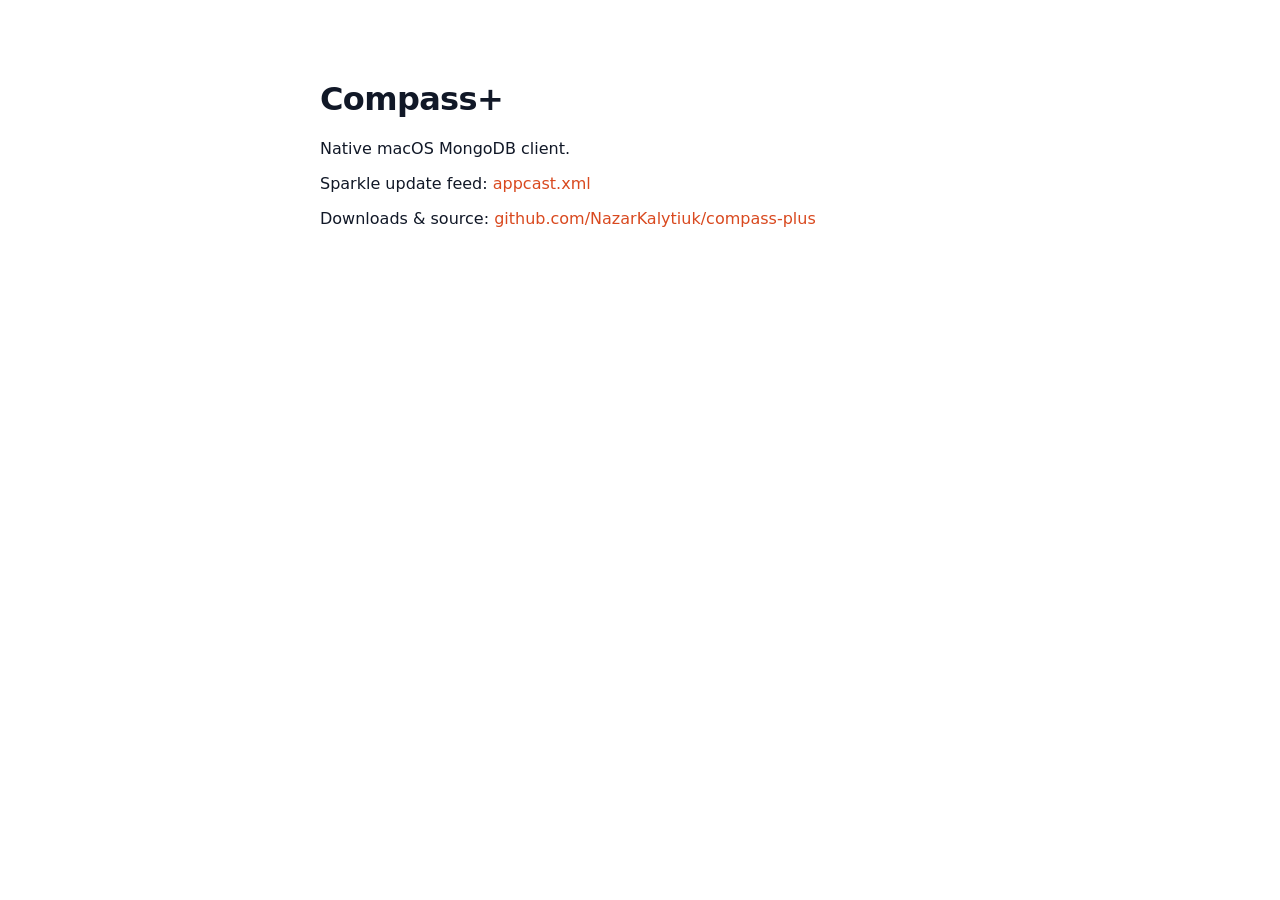
<file: index.html>
<!DOCTYPE html>
<html lang="en">
<head>
    <meta charset="UTF-8">
    <title>Compass+ — updates feed</title>
    <style>
        body { font-family: -apple-system, system-ui, sans-serif; max-width: 640px; margin: 80px auto; padding: 0 24px; color: #111827; }
        h1 { font-weight: 600; letter-spacing: -0.02em; }
        code { background: #F4F1EC; padding: 2px 6px; border-radius: 4px; font-size: 0.9em; }
        a { color: #D9491F; text-decoration: none; }
        a:hover { text-decoration: underline; }
    </style>
</head>
<body>
    <h1>Compass+</h1>
    <p>Native macOS MongoDB client.</p>
    <p>Sparkle update feed: <a href="appcast.xml">appcast.xml</a></p>
    <p>Downloads & source: <a href="https://github.com/NazarKalytiuk/compass-plus">github.com/NazarKalytiuk/compass-plus</a></p>
</body>
</html>
</file>
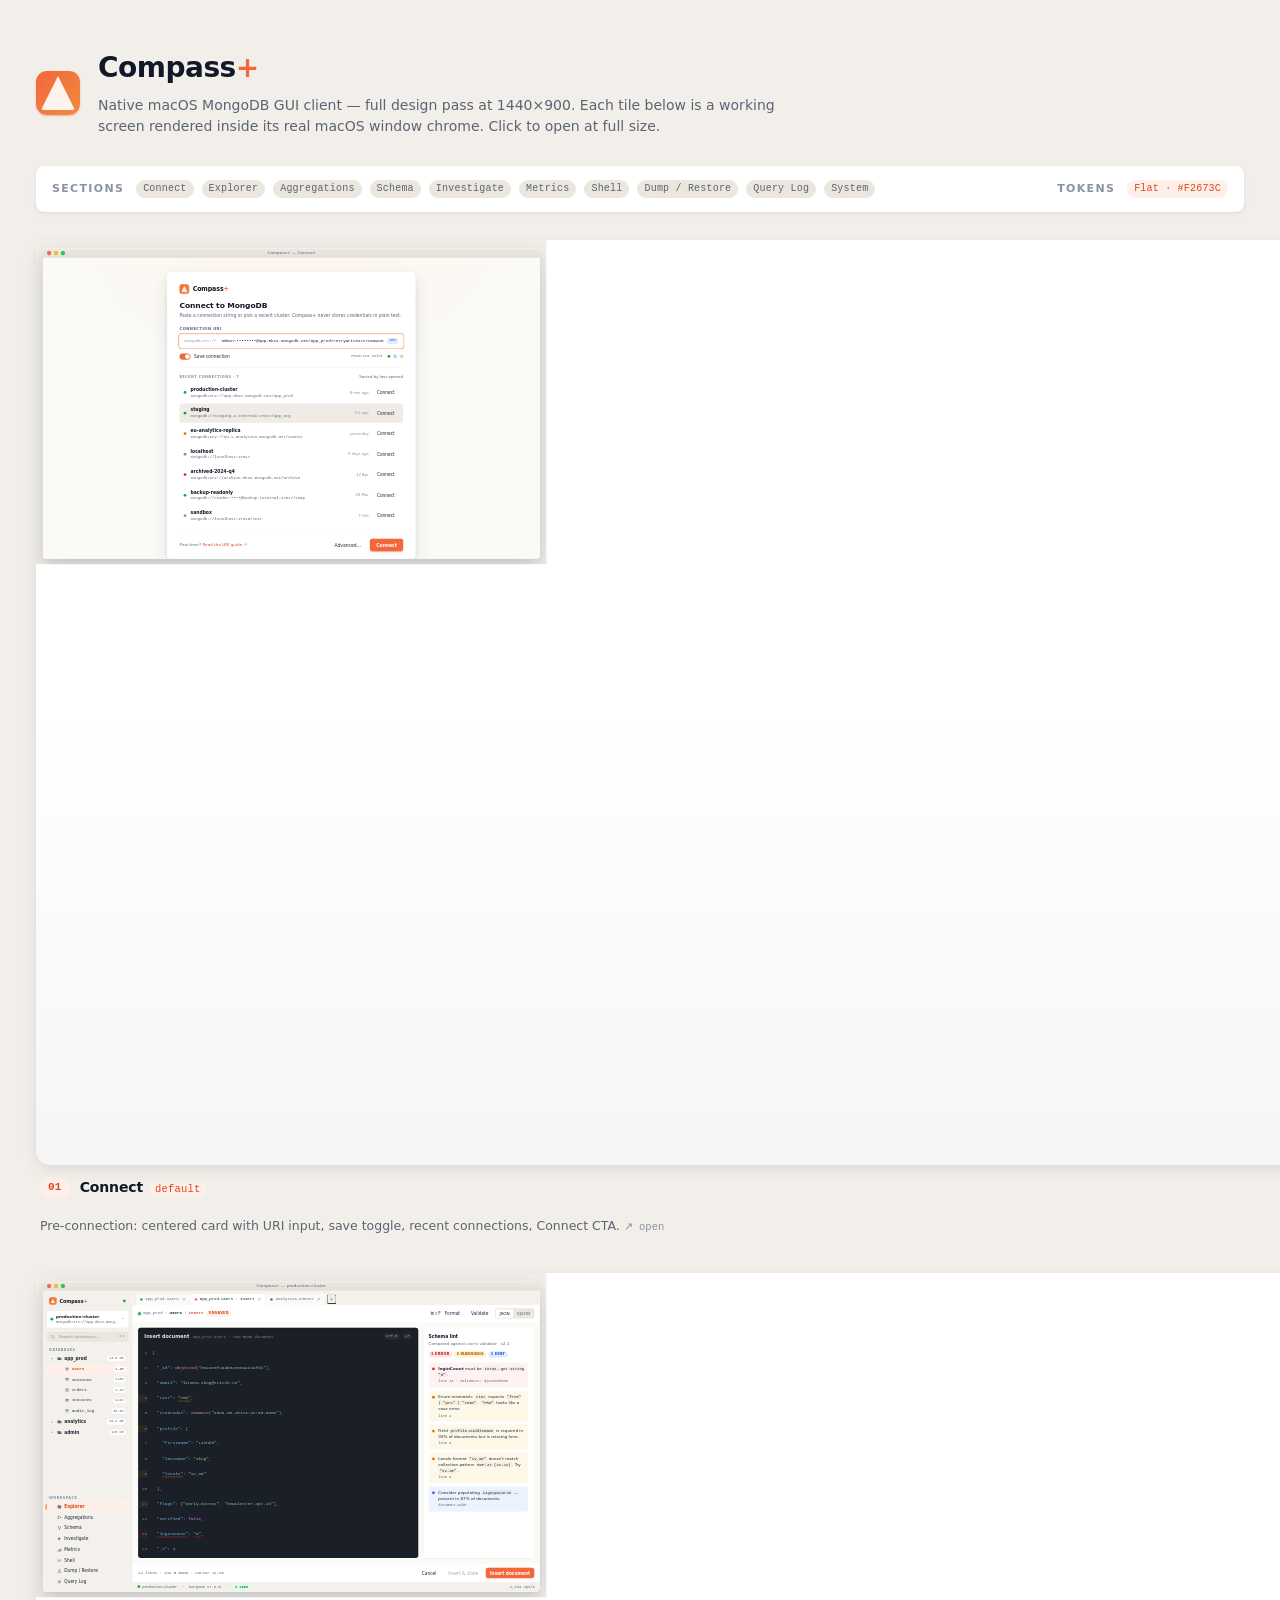
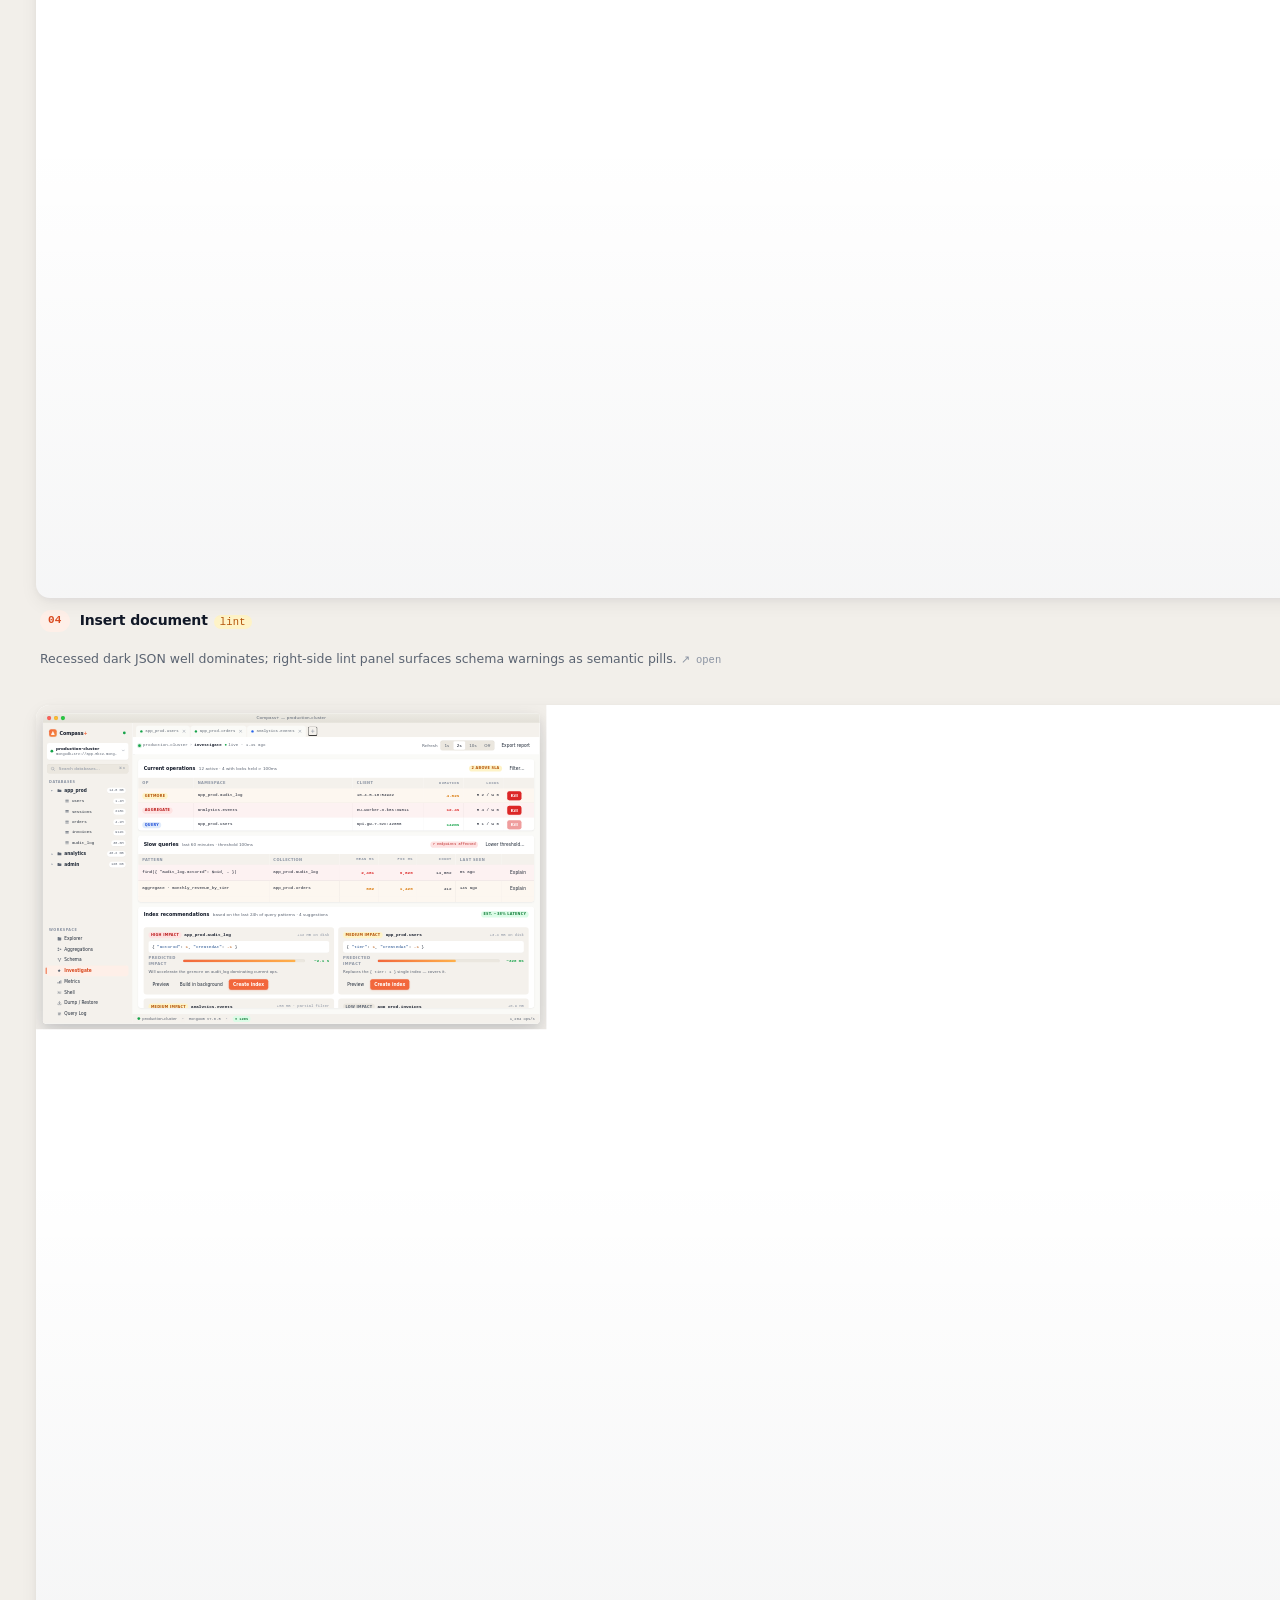
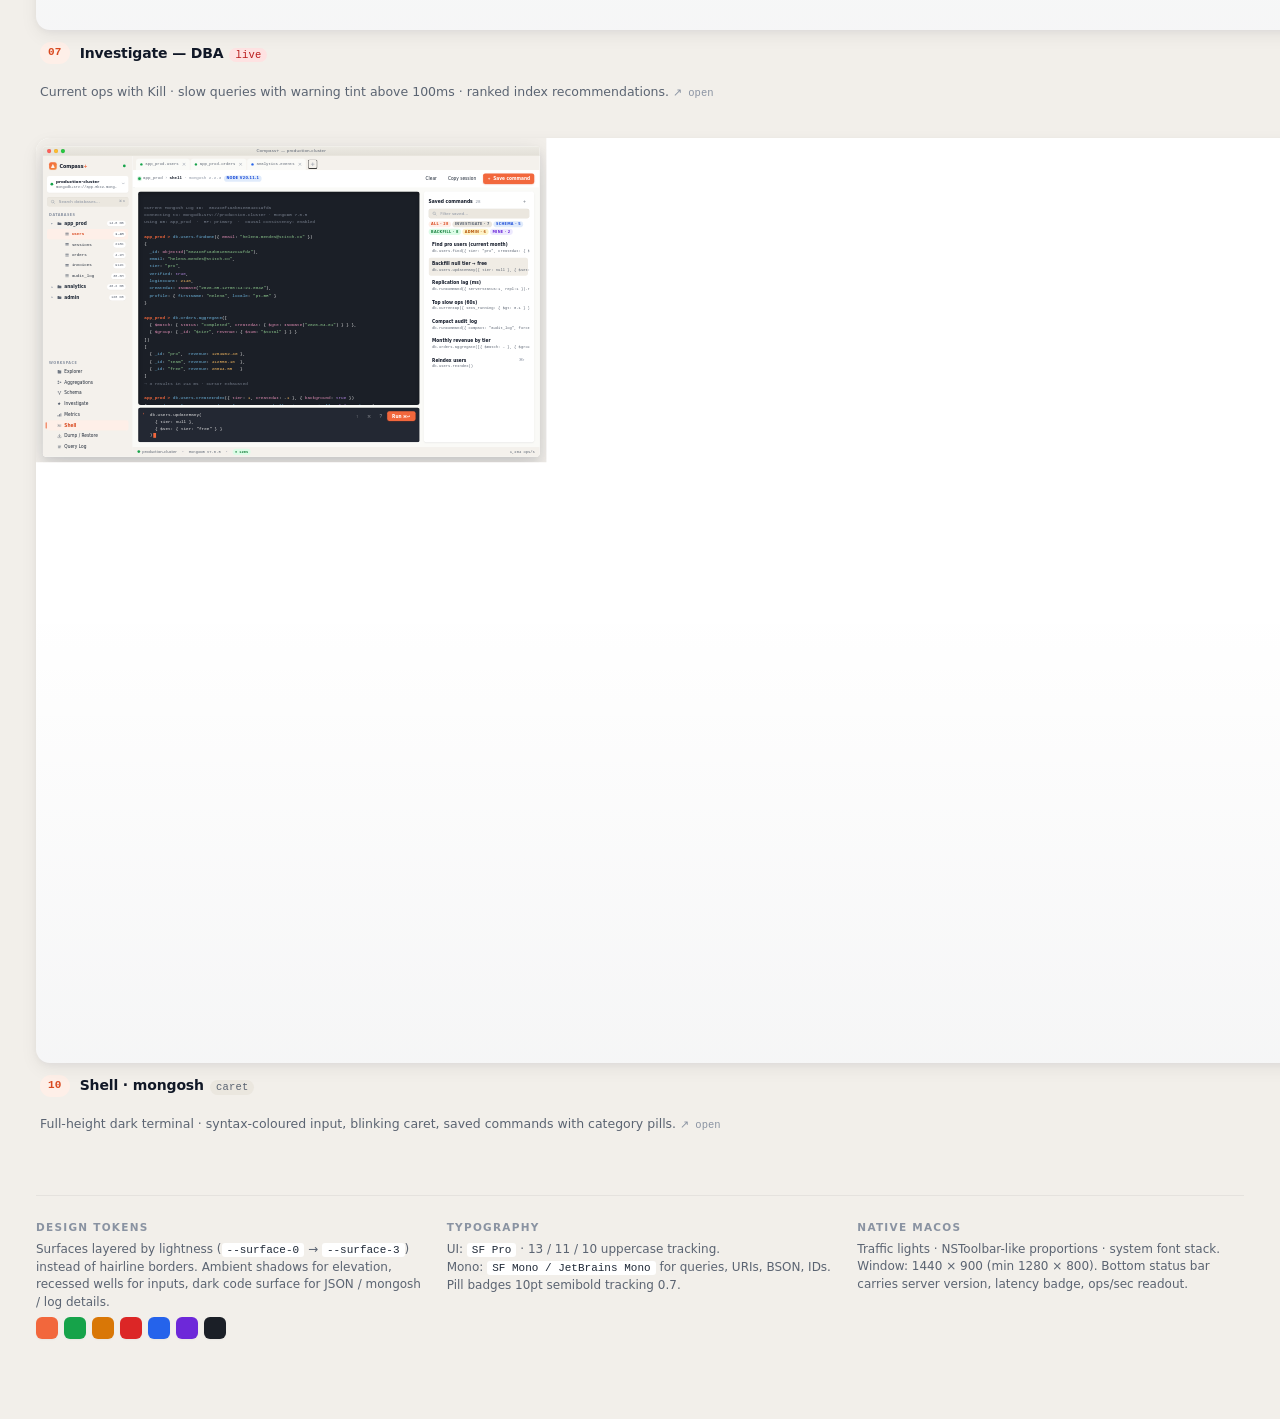
<file: ai_design/Прототип-·-5_15_2026/index.html>
<!doctype html>
<html lang="en">
<head>
<meta charset="utf-8">
<title>Compass+ — Screen Gallery</title>
<link rel="stylesheet" href="assets/styles.css">
<style>
  body {
    background:
      radial-gradient(1400px 700px at 50% -10%, #FFEEE3 0%, transparent 60%),
      var(--canvas);
    min-height: 100vh;
  }
  .gallery {
    max-width: 1600px;
    margin: 0 auto;
    padding: 48px 36px 80px;
  }
  .gallery-header {
    display: grid;
    grid-template-columns: auto 1fr;
    gap: 18px;
    align-items: center;
    margin-bottom: 28px;
  }
  .gallery-header .brand-mark { width: 44px; height: 44px; border-radius: 11px; }
  .gallery-header .brand-word {
    font-family: var(--font-display);
    font-size: 28px;
    font-weight: 600;
    letter-spacing: -0.018em;
  }
  .gallery-header .brand-word .brand-plus { color: var(--primary); }
  .gallery-header .lede {
    color: var(--muted);
    font-size: 14px;
    line-height: 1.55;
    max-width: 720px;
    margin: 6px 0 0;
  }
  .gallery-toc {
    display: flex; flex-wrap: wrap; gap: 8px;
    margin-bottom: 28px;
    padding: 14px 16px;
    background: var(--surface-1);
    border-radius: var(--r-lg);
    box-shadow: var(--shadow-sm);
    align-items: center;
  }
  .gallery-toc .pill { cursor: default; }
  .gallery-toc .h {
    font-size: 11px;
    text-transform: uppercase;
    letter-spacing: 0.12em;
    color: var(--muted-2);
    font-weight: 600;
    margin-right: 4px;
  }
  .gallery-toc .pill.active-tier { background: var(--primary); color: #fff; }
  .grid {
    display: grid;
    grid-template-columns: repeat(3, 1fr);
    gap: 24px 22px;
  }
  .tile {
    display: flex; flex-direction: column;
    background: transparent;
    text-decoration: none;
    color: inherit;
    cursor: default;
  }
  .tile-thumb {
    position: relative;
    width: 100%;
    aspect-ratio: 1440 / 900;
    overflow: hidden;
    border-radius: 14px;
    box-shadow: var(--shadow-md);
    background: var(--surface-1);
    transition: transform 0.18s ease, box-shadow 0.18s ease;
  }
  .tile:hover .tile-thumb {
    transform: translateY(-2px);
    box-shadow: var(--shadow-lg);
  }
  .tile-thumb iframe {
    border: 0;
    width: 1480px;
    height: 940px;
    transform: scale(0.345);
    transform-origin: 0 0;
    pointer-events: none;
    user-select: none;
  }
  .tile-overlay {
    position: absolute;
    inset: 0;
    background: linear-gradient(180deg, rgba(17,24,39,0) 50%, rgba(17,24,39,0.04) 100%);
    pointer-events: none;
  }
  .tile-meta {
    display: grid;
    grid-template-columns: auto 1fr auto;
    gap: 10px;
    align-items: center;
    padding: 12px 4px 0;
  }
  .tile-num {
    font-family: var(--font-mono);
    font-size: 11px;
    font-weight: 600;
    color: var(--primary-700);
    background: var(--primary-50);
    padding: 3px 8px;
    border-radius: 999px;
    letter-spacing: 0.02em;
  }
  .tile-title {
    font-family: var(--font-display);
    font-size: 14px;
    font-weight: 600;
    letter-spacing: -0.01em;
    margin: 0;
    line-height: 1.2;
  }
  .tile-section {
    font-family: var(--font-mono);
    font-size: 10.5px;
    color: var(--muted-2);
    text-transform: uppercase;
    letter-spacing: 0.1em;
    font-weight: 600;
  }
  .tile-caption {
    color: var(--muted);
    font-size: 12.5px;
    line-height: 1.5;
    padding: 6px 4px 0;
  }
  .tile-state {
    display: inline-block;
    margin-left: 6px;
    font-size: 10.5px;
    background: var(--surface-3);
    color: var(--muted);
    padding: 1px 6px;
    border-radius: 999px;
    font-family: var(--font-mono);
    text-transform: none;
    letter-spacing: 0.02em;
    font-weight: 500;
  }
  .tile-state.is-warning { background: #FEF3C7; color: #B45309; }
  .tile-state.is-danger  { background: #FEE2E2; color: #B91C1C; }
  .tile-state.is-success { background: #DCFCE7; color: #15803D; }
  .tile-state.is-accent  { background: var(--primary-50); color: var(--primary-700); }

  .open-link {
    font-family: var(--font-mono);
    font-size: 10.5px;
    color: var(--muted-2);
  }
  .tile:hover .open-link { color: var(--primary-700); }

  .gallery-footer {
    margin-top: 48px;
    padding-top: 24px;
    border-top: 1px solid var(--hairline);
    display: grid;
    grid-template-columns: 1fr 1fr 1fr;
    gap: 24px;
    color: var(--muted);
    font-size: 12px;
  }
  .gallery-footer .h {
    font-size: 10.5px;
    text-transform: uppercase;
    letter-spacing: 0.12em;
    font-weight: 600;
    color: var(--muted-2);
    margin-bottom: 6px;
  }
  .gallery-footer code {
    font-family: var(--font-mono);
    background: var(--surface-1);
    padding: 1px 5px;
    border-radius: 3px;
    color: var(--fg-soft);
    font-size: 11px;
  }
  .swatches {
    display: flex; gap: 6px; margin-top: 6px;
  }
  .swatch {
    width: 22px; height: 22px;
    border-radius: 6px;
    box-shadow: var(--shadow-xs);
  }
</style>
</head>
<body>
  <main class="gallery">
    <header class="gallery-header">
      <span class="brand-mark"></span>
      <div>
        <div class="brand-word">Compass<span class="brand-plus">+</span></div>
        <p class="lede">
          Native macOS MongoDB GUI client — full design pass at 1440×900. Each tile below is a working screen
          rendered inside its real macOS window chrome. Click to open at full size.
        </p>
      </div>
    </header>

    <nav class="gallery-toc">
      <span class="h">Sections</span>
      <span class="pill is-mono">Connect</span>
      <span class="pill is-mono">Explorer</span>
      <span class="pill is-mono">Aggregations</span>
      <span class="pill is-mono">Schema</span>
      <span class="pill is-mono">Investigate</span>
      <span class="pill is-mono">Metrics</span>
      <span class="pill is-mono">Shell</span>
      <span class="pill is-mono">Dump / Restore</span>
      <span class="pill is-mono">Query Log</span>
      <span class="pill is-mono">System</span>
      <span class="spacer" style="flex:1;"></span>
      <span class="h">Tokens</span>
      <span class="pill is-mono is-accent">Flat · #F2673C</span>
    </nav>

    <div class="grid" id="grid"></div>

    <footer class="gallery-footer">
      <div>
        <div class="h">Design tokens</div>
        Surfaces layered by lightness (<code>--surface-0</code> → <code>--surface-3</code>) instead of hairline borders.
        Ambient shadows for elevation, recessed wells for inputs, dark code surface for JSON / mongosh / log details.
        <div class="swatches">
          <span class="swatch" style="background:var(--primary);"></span>
          <span class="swatch" style="background:var(--success);"></span>
          <span class="swatch" style="background:var(--warning);"></span>
          <span class="swatch" style="background:var(--danger);"></span>
          <span class="swatch" style="background:var(--info);"></span>
          <span class="swatch" style="background:#6D28D9;"></span>
          <span class="swatch" style="background:#1B1F27;"></span>
        </div>
      </div>
      <div>
        <div class="h">Typography</div>
        UI: <code>SF Pro</code> · 13 / 11 / 10 uppercase tracking.<br>
        Mono: <code>SF Mono / JetBrains Mono</code> for queries, URIs, BSON, IDs.<br>
        Pill badges 10pt semibold tracking 0.7.
      </div>
      <div>
        <div class="h">Native macOS</div>
        Traffic lights · NSToolbar-like proportions · system font stack.<br>
        Window: 1440 × 900 (min 1280 × 800). Bottom status bar carries server version, latency badge, ops/sec readout.
      </div>
    </footer>
  </main>

<script>
const screens = [
  { n: '01', file: 'screens/01-connect.html',         title: 'Connect',                section: 'Connect',           state: 'default',    stateKind: 'accent',
    caption: 'Pre-connection: centered card with URI input, save toggle, recent connections, Connect CTA.' },
  { n: '02', file: 'screens/02-connect-error.html',   title: 'Connect — error',        section: 'Connect',           state: 'error',      stateKind: 'danger',
    caption: 'Auth failed: danger pill on the URI, error line with cause, diagnostic chips, Retry as primary.' },
  { n: '03', file: 'screens/03-explorer.html',        title: 'Explorer — documents',   section: 'Explorer',          state: 'hover · loading', stateKind: '',
    caption: 'BSON cards under a single recessed filter / sort / projection well. Hover lift and loading pulse on display.' },
  { n: '04', file: 'screens/04-document-editor.html', title: 'Insert document',        section: 'Explorer',          state: 'lint',       stateKind: 'warning',
    caption: 'Recessed dark JSON well dominates; right-side lint panel surfaces schema warnings as semantic pills.' },
  { n: '05', file: 'screens/05-aggregation.html',     title: 'Aggregation pipeline',   section: 'Aggregations',      state: 'draft',      stateKind: 'accent',
    caption: 'Stacked stage cards with mini code editors and live preview · drag, collapse, delete · "+ Add stage" popover.' },
  { n: '06', file: 'screens/06-schema.html',          title: 'Schema analyzer',        section: 'Schema',            state: 'active row', stateKind: 'success',
    caption: 'Stat hero · field tree with stacked BSON-type bars · selected field distribution and notes on the right.' },
  { n: '07', file: 'screens/07-investigate.html',     title: 'Investigate — DBA',      section: 'Investigate',       state: 'live',       stateKind: 'danger',
    caption: 'Current ops with Kill · slow queries with warning tint above 100ms · ranked index recommendations.' },
  { n: '08', file: 'screens/08-metrics.html',         title: 'Metrics',                section: 'Metrics',           state: 'streaming',  stateKind: 'success',
    caption: 'Five KPI sparklines · three time-series with soft gradient area fills sharing a 5-minute window.' },
  { n: '09', file: 'screens/09-dump-restore.html',    title: 'Dump / Restore',         section: 'Dump / Restore',    state: 'running 73%', stateKind: 'accent',
    caption: 'Side-by-side Dump and Restore cards with pickers, toggles, parallel slider — live recessed log console below.' },
  { n: '10', file: 'screens/10-shell.html',           title: 'Shell · mongosh',        section: 'Shell',             state: 'caret',      stateKind: '',
    caption: 'Full-height dark terminal · syntax-coloured input, blinking caret, saved commands with category pills.' },
  { n: '11', file: 'screens/11-query-log.html',       title: 'Query log',              section: 'Query Log',         state: 'expanded',   stateKind: 'warning',
    caption: 'Left filter rail · virtualized log cards with op-type pills and speed-coded duration · one entry expanded.' },
  { n: '12', file: 'screens/12-sidebar.html',         title: 'Sidebar close-up',       section: 'System',            state: 'states',     stateKind: 'success',
    caption: 'Standalone navigation rail with size badges, count pills, accent left-edge strip, and six interaction states.' },
];

const grid = document.getElementById('grid');
grid.innerHTML = screens.map(s => `
  <a class="tile" href="${s.file}" target="_blank" rel="noopener">
    <div class="tile-thumb">
      <iframe src="${s.file}" loading="lazy" scrolling="no" aria-hidden="true"></iframe>
      <div class="tile-overlay"></div>
    </div>
    <div class="tile-meta">
      <span class="tile-num">${s.n}</span>
      <h3 class="tile-title">${s.title}<span class="tile-state ${s.stateKind ? 'is-' + s.stateKind : ''}">${s.state}</span></h3>
      <span class="tile-section">${s.section}</span>
    </div>
    <p class="tile-caption">${s.caption} <span class="open-link">↗ open</span></p>
  </a>
`).join('');
</script>
</body>
</html>
</file>
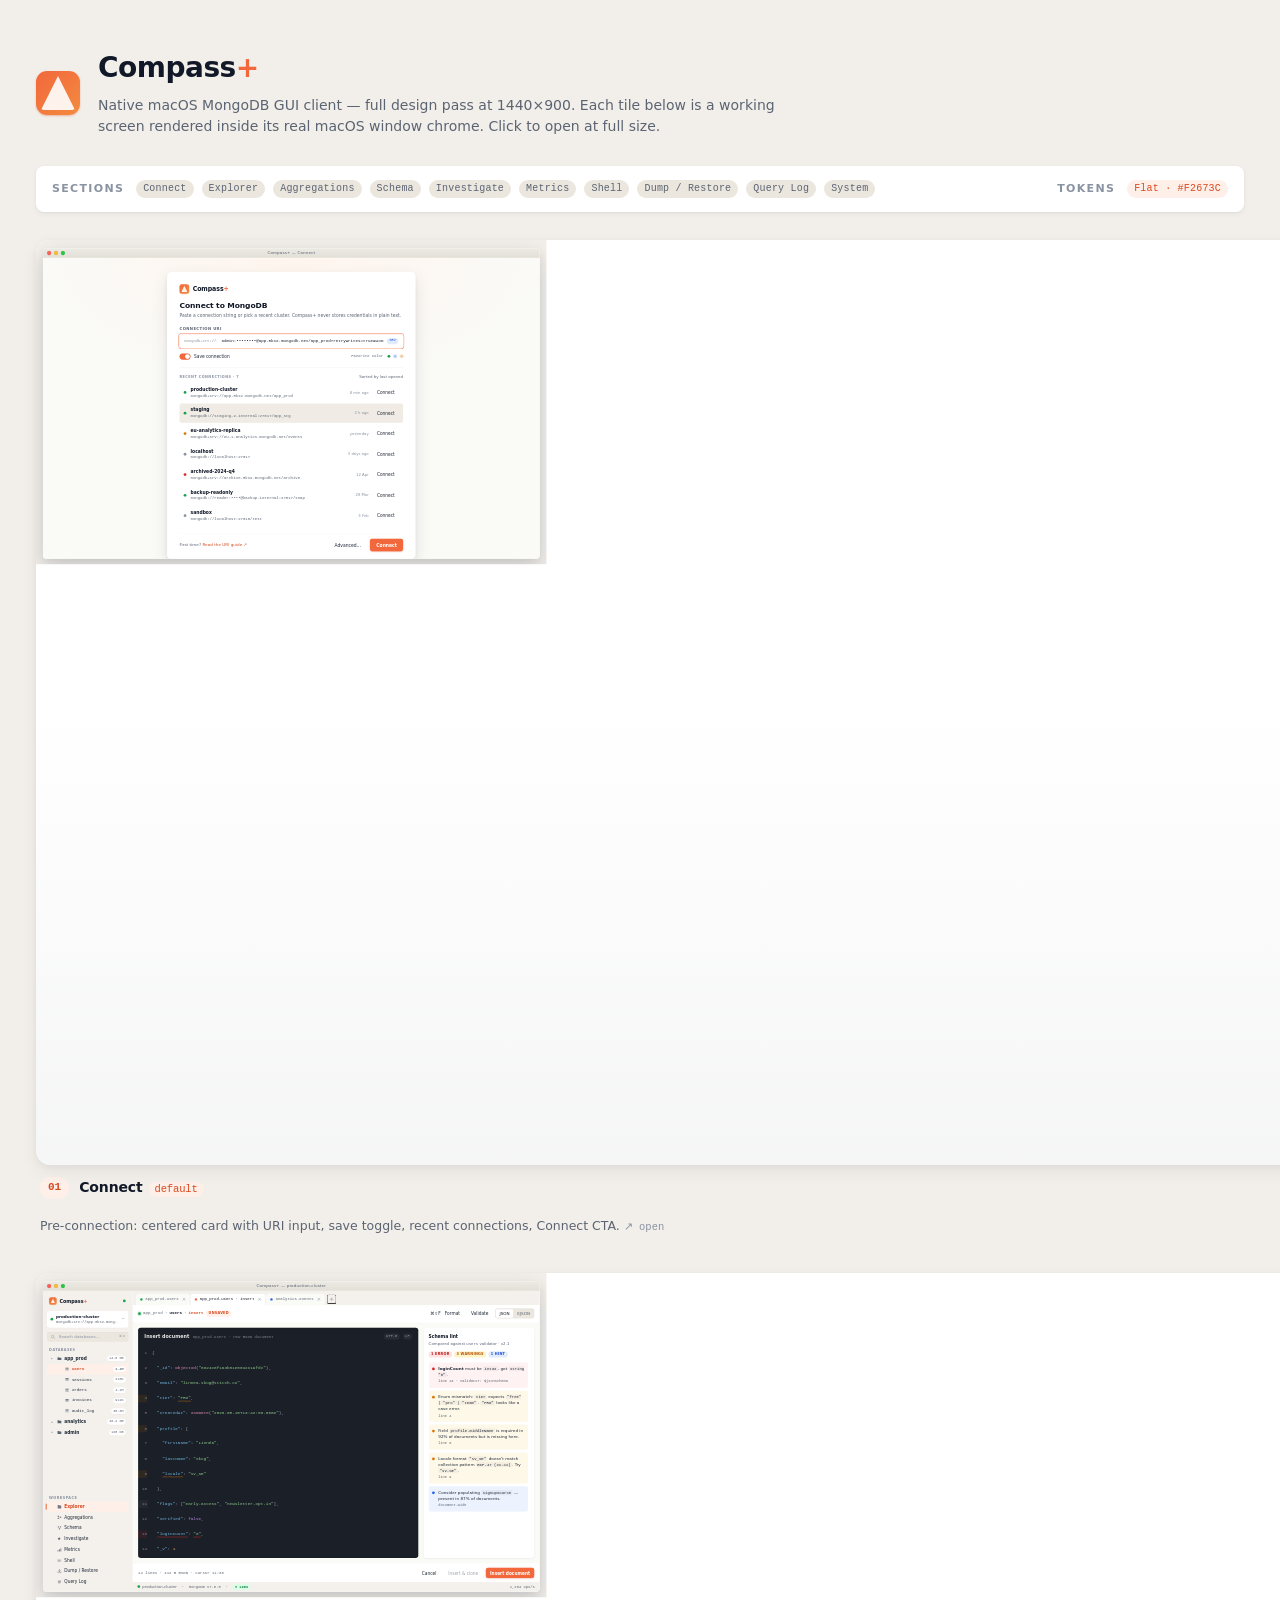
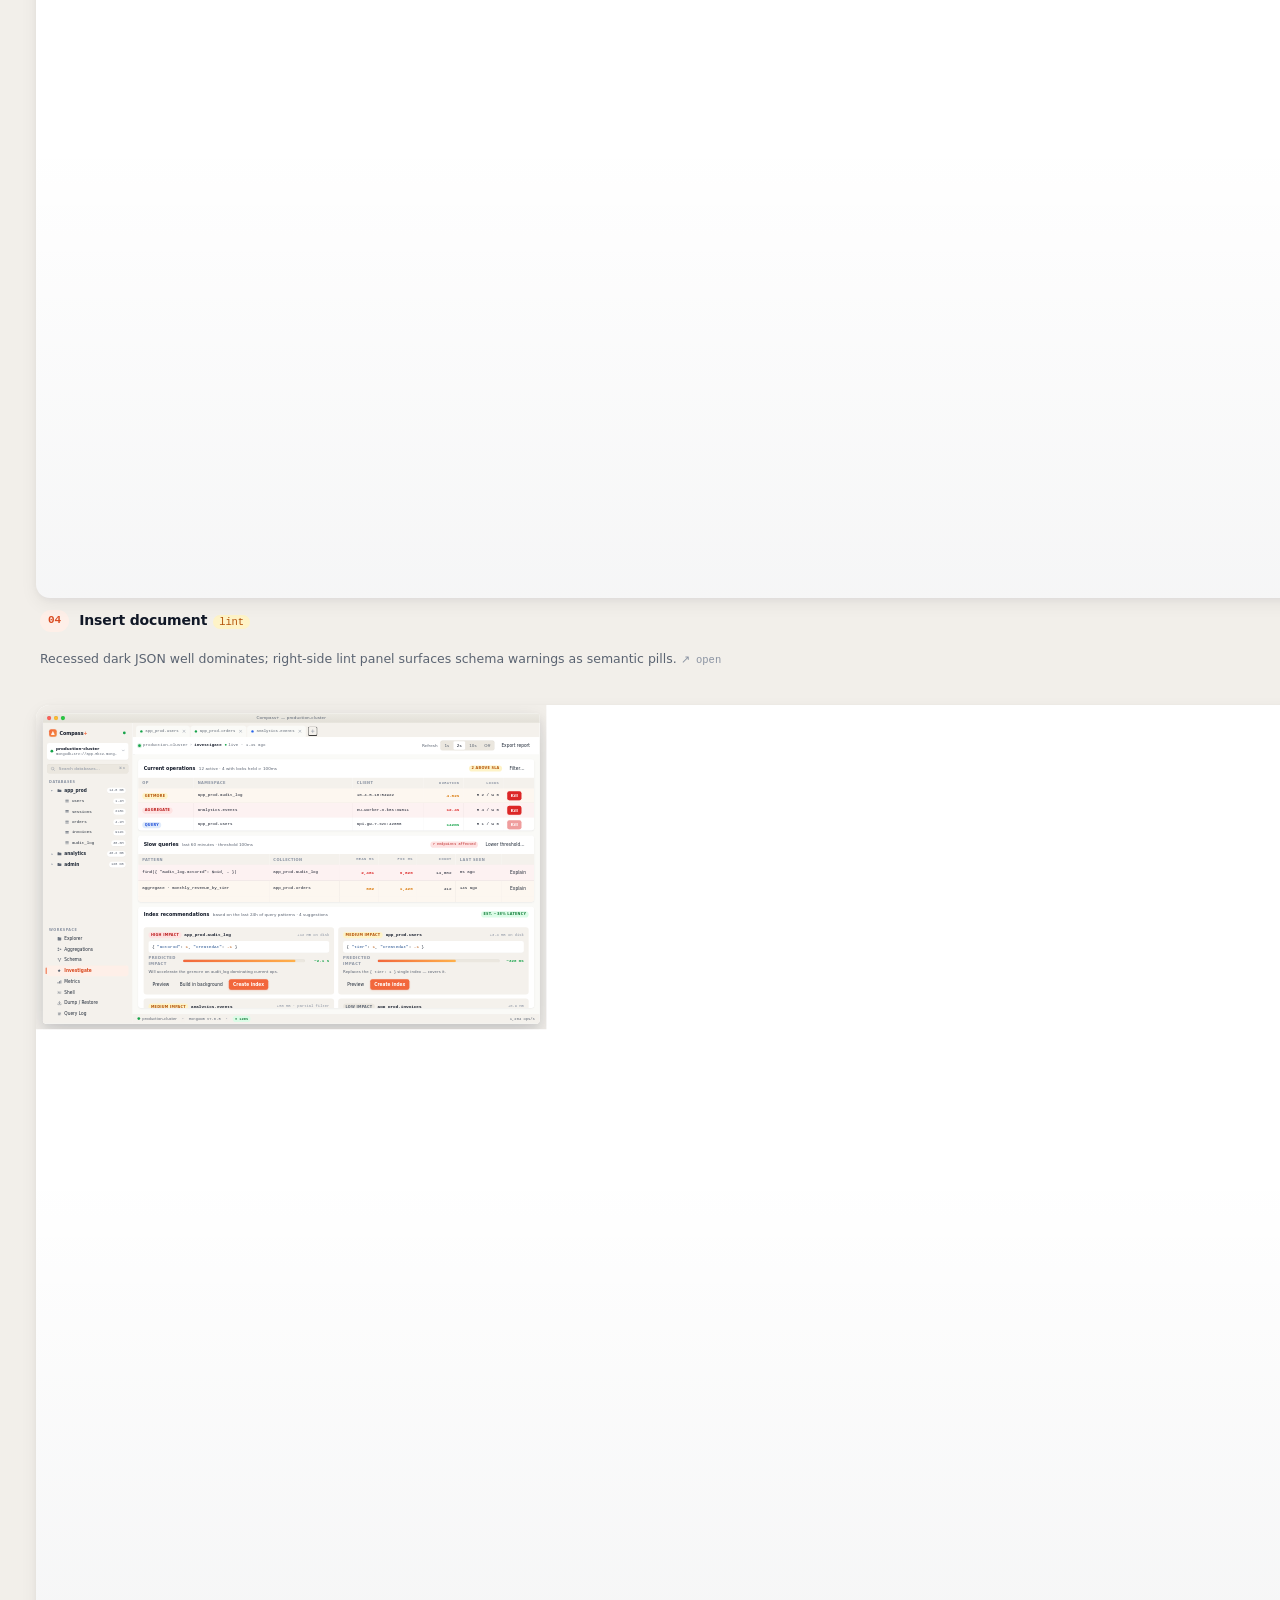
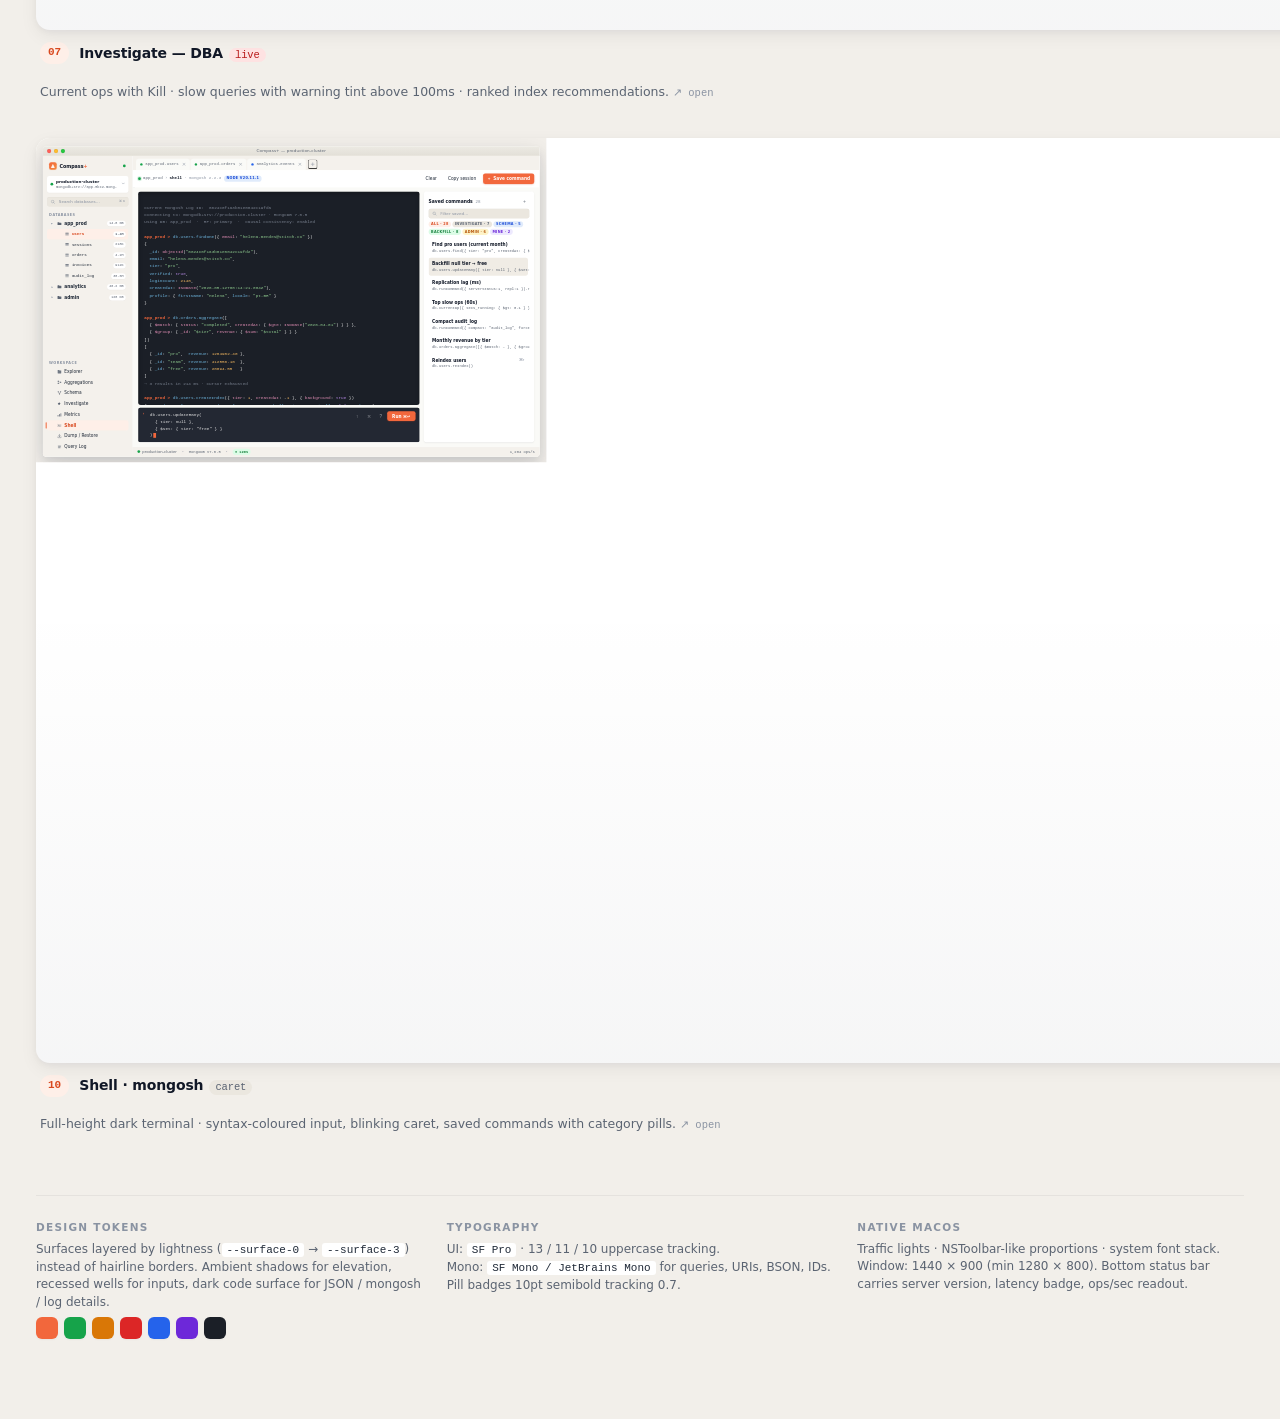
<file: ai_design/Прототип-·-5_15_2026/compass-plus-gallery.html>
<!doctype html>
<html lang="en">
<head>
<meta charset="utf-8">
<title>Compass+ — Screen Gallery</title>
<link rel="stylesheet" href="assets/styles.css">
<style>
  body {
    background:
      radial-gradient(1400px 700px at 50% -10%, #FFEEE3 0%, transparent 60%),
      var(--canvas);
    min-height: 100vh;
  }
  .gallery { max-width: 1600px; margin: 0 auto; padding: 48px 36px 80px; }
  .gallery-header { display: grid; grid-template-columns: auto 1fr; gap: 18px; align-items: center; margin-bottom: 28px; }
  .gallery-header .brand-mark { width: 44px; height: 44px; border-radius: 11px; }
  .gallery-header .brand-word { font-family: var(--font-display); font-size: 28px; font-weight: 600; letter-spacing: -0.018em; }
  .gallery-header .brand-word .brand-plus { color: var(--primary); }
  .gallery-header .lede { color: var(--muted); font-size: 14px; line-height: 1.55; max-width: 720px; margin: 6px 0 0; }
  .gallery-toc { display: flex; flex-wrap: wrap; gap: 8px; margin-bottom: 28px; padding: 14px 16px; background: var(--surface-1); border-radius: var(--r-lg); box-shadow: var(--shadow-sm); align-items: center; }
  .gallery-toc .h { font-size: 11px; text-transform: uppercase; letter-spacing: 0.12em; color: var(--muted-2); font-weight: 600; margin-right: 4px; }
  .grid { display: grid; grid-template-columns: repeat(3, 1fr); gap: 24px 22px; }
  .tile { display: flex; flex-direction: column; text-decoration: none; color: inherit; }
  .tile-thumb { position: relative; width: 100%; aspect-ratio: 1440 / 900; overflow: hidden; border-radius: 14px; box-shadow: var(--shadow-md); background: var(--surface-1); transition: transform 0.18s ease, box-shadow 0.18s ease; }
  .tile:hover .tile-thumb { transform: translateY(-2px); box-shadow: var(--shadow-lg); }
  .tile-thumb iframe { border: 0; width: 1480px; height: 940px; transform: scale(0.345); transform-origin: 0 0; pointer-events: none; user-select: none; }
  .tile-overlay { position: absolute; inset: 0; background: linear-gradient(180deg, rgba(17,24,39,0) 50%, rgba(17,24,39,0.04) 100%); pointer-events: none; }
  .tile-meta { display: grid; grid-template-columns: auto 1fr auto; gap: 10px; align-items: center; padding: 12px 4px 0; }
  .tile-num { font-family: var(--font-mono); font-size: 11px; font-weight: 600; color: var(--primary-700); background: var(--primary-50); padding: 3px 8px; border-radius: 999px; }
  .tile-title { font-family: var(--font-display); font-size: 14px; font-weight: 600; letter-spacing: -0.01em; margin: 0; line-height: 1.2; }
  .tile-section { font-family: var(--font-mono); font-size: 10.5px; color: var(--muted-2); text-transform: uppercase; letter-spacing: 0.1em; font-weight: 600; }
  .tile-caption { color: var(--muted); font-size: 12.5px; line-height: 1.5; padding: 6px 4px 0; }
  .tile-state { display: inline-block; margin-left: 6px; font-size: 10.5px; background: var(--surface-3); color: var(--muted); padding: 1px 6px; border-radius: 999px; font-family: var(--font-mono); font-weight: 500; }
  .tile-state.is-warning { background: #FEF3C7; color: #B45309; }
  .tile-state.is-danger  { background: #FEE2E2; color: #B91C1C; }
  .tile-state.is-success { background: #DCFCE7; color: #15803D; }
  .tile-state.is-accent  { background: var(--primary-50); color: var(--primary-700); }
  .open-link { font-family: var(--font-mono); font-size: 10.5px; color: var(--muted-2); }
  .tile:hover .open-link { color: var(--primary-700); }
  .gallery-footer { margin-top: 48px; padding-top: 24px; border-top: 1px solid var(--hairline); display: grid; grid-template-columns: 1fr 1fr 1fr; gap: 24px; color: var(--muted); font-size: 12px; }
  .gallery-footer .h { font-size: 10.5px; text-transform: uppercase; letter-spacing: 0.12em; font-weight: 600; color: var(--muted-2); margin-bottom: 6px; }
  .gallery-footer code { font-family: var(--font-mono); background: var(--surface-1); padding: 1px 5px; border-radius: 3px; color: var(--fg-soft); font-size: 11px; }
  .swatches { display: flex; gap: 6px; margin-top: 6px; }
  .swatch { width: 22px; height: 22px; border-radius: 6px; box-shadow: var(--shadow-xs); }
</style>
</head>
<body>
  <main class="gallery">
    <header class="gallery-header">
      <span class="brand-mark"></span>
      <div>
        <div class="brand-word">Compass<span class="brand-plus">+</span></div>
        <p class="lede">Native macOS MongoDB GUI client — full design pass at 1440×900. Each tile below is a working screen rendered inside its real macOS window chrome. Click to open at full size.</p>
      </div>
    </header>
    <nav class="gallery-toc">
      <span class="h">Sections</span>
      <span class="pill is-mono">Connect</span><span class="pill is-mono">Explorer</span><span class="pill is-mono">Aggregations</span><span class="pill is-mono">Schema</span><span class="pill is-mono">Investigate</span><span class="pill is-mono">Metrics</span><span class="pill is-mono">Shell</span><span class="pill is-mono">Dump / Restore</span><span class="pill is-mono">Query Log</span><span class="pill is-mono">System</span>
      <span class="spacer" style="flex:1;"></span>
      <span class="h">Tokens</span>
      <span class="pill is-mono is-accent">Flat · #F2673C</span>
    </nav>
    <div class="grid" id="grid"></div>
    <footer class="gallery-footer">
      <div><div class="h">Design tokens</div>Surfaces layered by lightness (<code>--surface-0</code> → <code>--surface-3</code>) instead of hairline borders. Ambient shadows for elevation, recessed wells for inputs, dark code surface for JSON / mongosh / log details.<div class="swatches"><span class="swatch" style="background:var(--primary);"></span><span class="swatch" style="background:var(--success);"></span><span class="swatch" style="background:var(--warning);"></span><span class="swatch" style="background:var(--danger);"></span><span class="swatch" style="background:var(--info);"></span><span class="swatch" style="background:#6D28D9;"></span><span class="swatch" style="background:#1B1F27;"></span></div></div>
      <div><div class="h">Typography</div>UI: <code>SF Pro</code> · 13 / 11 / 10 uppercase tracking.<br>Mono: <code>SF Mono / JetBrains Mono</code> for queries, URIs, BSON, IDs.<br>Pill badges 10pt semibold tracking 0.7.</div>
      <div><div class="h">Native macOS</div>Traffic lights · NSToolbar-like proportions · system font stack.<br>Window: 1440 × 900 (min 1280 × 800). Bottom status bar carries server version, latency badge, ops/sec readout.</div>
    </footer>
  </main>
<script>
const screens = [
  { n: '01', file: 'screens/01-connect.html',         title: 'Connect',                section: 'Connect',           state: 'default',    stateKind: 'accent',  caption: 'Pre-connection: centered card with URI input, save toggle, recent connections, Connect CTA.' },
  { n: '02', file: 'screens/02-connect-error.html',   title: 'Connect — error',        section: 'Connect',           state: 'error',      stateKind: 'danger',  caption: 'Auth failed: danger pill on the URI, error line with cause, diagnostic chips, Retry as primary.' },
  { n: '03', file: 'screens/03-explorer.html',        title: 'Explorer — documents',   section: 'Explorer',          state: 'hover · loading', stateKind: '',   caption: 'BSON cards under a single recessed filter / sort / projection well. Hover lift and loading pulse on display.' },
  { n: '04', file: 'screens/04-document-editor.html', title: 'Insert document',        section: 'Explorer',          state: 'lint',       stateKind: 'warning', caption: 'Recessed dark JSON well dominates; right-side lint panel surfaces schema warnings as semantic pills.' },
  { n: '05', file: 'screens/05-aggregation.html',     title: 'Aggregation pipeline',   section: 'Aggregations',      state: 'draft',      stateKind: 'accent',  caption: 'Stacked stage cards with mini code editors and live preview · drag, collapse, delete · "+ Add stage" popover.' },
  { n: '06', file: 'screens/06-schema.html',          title: 'Schema analyzer',        section: 'Schema',            state: 'active row', stateKind: 'success', caption: 'Stat hero · field tree with stacked BSON-type bars · selected field distribution and notes on the right.' },
  { n: '07', file: 'screens/07-investigate.html',     title: 'Investigate — DBA',      section: 'Investigate',       state: 'live',       stateKind: 'danger',  caption: 'Current ops with Kill · slow queries with warning tint above 100ms · ranked index recommendations.' },
  { n: '08', file: 'screens/08-metrics.html',         title: 'Metrics',                section: 'Metrics',           state: 'streaming',  stateKind: 'success', caption: 'Five KPI sparklines · three time-series with soft gradient area fills sharing a 5-minute window.' },
  { n: '09', file: 'screens/09-dump-restore.html',    title: 'Dump / Restore',         section: 'Dump / Restore',    state: 'running 73%', stateKind: 'accent', caption: 'Side-by-side Dump and Restore cards with pickers, toggles, parallel slider — live recessed log console below.' },
  { n: '10', file: 'screens/10-shell.html',           title: 'Shell · mongosh',        section: 'Shell',             state: 'caret',      stateKind: '',        caption: 'Full-height dark terminal · syntax-coloured input, blinking caret, saved commands with category pills.' },
  { n: '11', file: 'screens/11-query-log.html',       title: 'Query log',              section: 'Query Log',         state: 'expanded',   stateKind: 'warning', caption: 'Left filter rail · virtualized log cards with op-type pills and speed-coded duration · one entry expanded.' },
  { n: '12', file: 'screens/12-sidebar.html',         title: 'Sidebar close-up',       section: 'System',            state: 'states',     stateKind: 'success', caption: 'Standalone navigation rail with size badges, count pills, accent left-edge strip, and six interaction states.' },
];
const grid = document.getElementById('grid');
grid.innerHTML = screens.map(s => `
  <a class="tile" href="${s.file}" target="_blank" rel="noopener">
    <div class="tile-thumb">
      <iframe src="${s.file}" loading="lazy" scrolling="no" aria-hidden="true"></iframe>
      <div class="tile-overlay"></div>
    </div>
    <div class="tile-meta">
      <span class="tile-num">${s.n}</span>
      <h3 class="tile-title">${s.title}<span class="tile-state ${s.stateKind ? 'is-' + s.stateKind : ''}">${s.state}</span></h3>
      <span class="tile-section">${s.section}</span>
    </div>
    <p class="tile-caption">${s.caption} <span class="open-link">↗ open</span></p>
  </a>
`).join('');
</script>
</body>
</html>
</file>
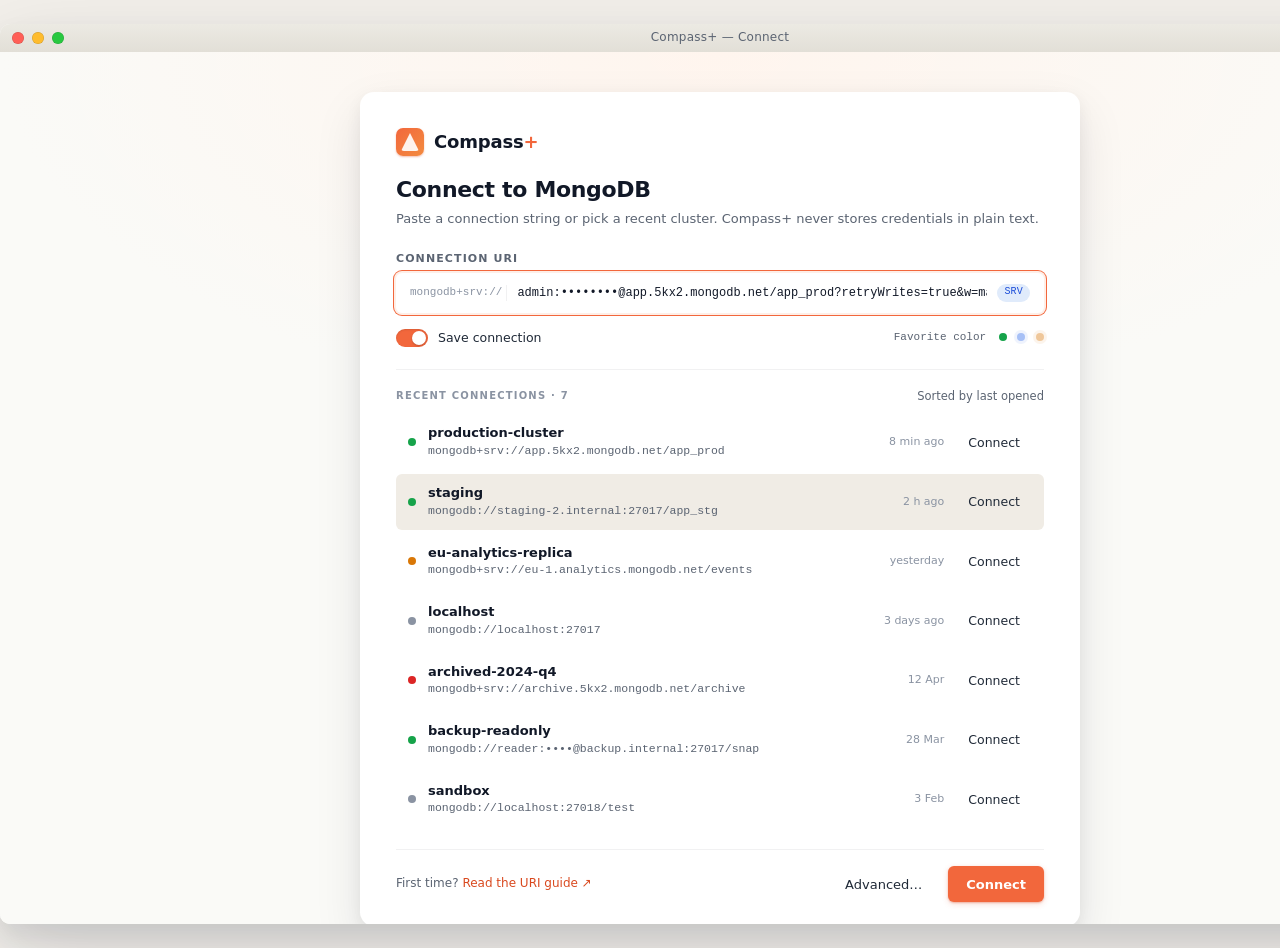
<file: ai_design/Прототип-·-5_15_2026/screens/01-connect.html>
<!doctype html>
<html lang="en">
<head>
<meta charset="utf-8">
<title>Compass+ — Connect</title>
<link rel="stylesheet" href="../assets/styles.css">
<style>
  .connect-canvas {
    grid-area: main;
    background: radial-gradient(1200px 600px at 50% 0%, #FFF5EE 0%, transparent 60%), var(--surface-0);
    display: grid;
    place-items: center;
    padding: 40px;
    overflow: auto;
  }
  .connect-card {
    width: 720px;
    background: var(--surface-1);
    border-radius: 14px;
    box-shadow: var(--shadow-lg);
    padding: 36px 36px 24px;
    position: relative;
  }
  .connect-brand {
    display: flex;
    align-items: center;
    gap: 10px;
    margin-bottom: 18px;
  }
  .connect-brand .brand-mark { width: 28px; height: 28px; border-radius: 7px; }
  .connect-brand .brand-word { font-size: 18px; }
  .connect-title {
    font-family: var(--font-display);
    font-size: 22px;
    letter-spacing: -0.015em;
    font-weight: 600;
    margin: 0 0 4px;
  }
  .connect-sub {
    color: var(--muted);
    font-size: 13px;
    margin: 0 0 22px;
  }
  .uri-group { margin-bottom: 16px; }
  .uri-label {
    font-size: 11px;
    font-weight: 600;
    text-transform: uppercase;
    letter-spacing: 0.1em;
    color: var(--muted);
    margin-bottom: 6px;
  }
  .uri-field {
    height: 40px;
    padding: 0 14px;
    border-radius: var(--r-md);
  }
  .uri-field.is-focus { background: var(--surface-1); }
  .uri-field input { font-size: 13px; }
  .save-row {
    display: flex; align-items: center; gap: 10px;
    margin: 14px 0 22px;
    color: var(--muted);
    font-size: 12.5px;
  }
  .toggle {
    width: 32px; height: 18px;
    border-radius: 999px;
    background: var(--primary);
    position: relative;
    flex: none;
    box-shadow: inset 0 1px 2px rgba(0,0,0,0.1);
  }
  .toggle::after {
    content: "";
    position: absolute;
    width: 14px; height: 14px;
    border-radius: 50%;
    background: #fff;
    top: 2px; left: 16px;
    box-shadow: 0 1px 2px rgba(0,0,0,0.2);
    transition: left 0.18s ease;
  }
  .toggle.is-off { background: #C8C2B7; }
  .toggle.is-off::after { left: 2px; }

  .recent-section {
    margin-top: 8px;
    padding-top: 18px;
    border-top: 1px solid var(--hairline);
  }
  .recent-head {
    display: flex; align-items: center; justify-content: space-between;
    margin-bottom: 10px;
  }
  .recent-head .h-eyebrow { color: var(--muted-2); }
  .recent-list {
    display: flex; flex-direction: column; gap: 4px;
  }
  .recent-row {
    display: grid;
    grid-template-columns: auto 1fr auto auto;
    align-items: center;
    gap: 12px;
    padding: 10px 12px;
    border-radius: var(--r-md);
    transition: background 0.12s ease;
  }
  .recent-row:hover { background: var(--surface-hover); }
  .recent-row .meta { min-width: 0; }
  .recent-row .name { font-weight: 600; font-size: 13px; }
  .recent-row .host {
    font-family: var(--font-mono);
    font-size: 11.5px;
    color: var(--muted);
    white-space: nowrap;
    overflow: hidden;
    text-overflow: ellipsis;
  }
  .recent-row .when {
    font-size: 11px;
    color: var(--muted-2);
    font-variant-numeric: tabular-nums;
  }
  .connect-footer {
    display: flex;
    align-items: center;
    justify-content: space-between;
    margin-top: 22px;
    padding-top: 16px;
    border-top: 1px solid var(--hairline);
  }
  .connect-footer .help {
    font-size: 12px;
    color: var(--muted);
  }
  .connect-footer .help a {
    color: var(--primary-700);
    text-decoration: none;
    font-weight: 500;
  }
  .footer-actions { display: flex; gap: 8px; }
  .btn-lg { height: 36px; padding: 0 18px; font-size: 13px; }
</style>
</head>
<body>
<script src="../assets/shell.js"></script>
<script>
Shell.mount({
  root: document.body,
  title: 'Compass+ — Connect',
  noShell: true,
  body: `
    <div class="connect-canvas">
      <div class="connect-card">
        <div class="connect-brand">
          <span class="brand-mark" aria-hidden="true"></span>
          <span class="brand-word">Compass<span class="brand-plus">+</span></span>
        </div>
        <h1 class="connect-title">Connect to MongoDB</h1>
        <p class="connect-sub">Paste a connection string or pick a recent cluster. Compass+ never stores credentials in plain text.</p>

        <div class="uri-group">
          <div class="uri-label">Connection URI</div>
          <div class="field is-mono uri-field is-focus">
            <span class="field-lbl">mongodb+srv://</span>
            <input value="admin:••••••••@app.5kx2.mongodb.net/app_prod?retryWrites=true&w=majority" spellcheck="false">
            <span class="pill is-info is-mono">SRV</span>
          </div>
        </div>

        <div class="save-row">
          <span class="toggle" role="switch" aria-checked="true"></span>
          <span style="color:var(--fg-soft);font-weight:500;">Save connection</span>
          <span style="margin-left:auto;font-family:var(--font-mono);font-size:11px;">Favorite color
            <span class="dot is-success" style="margin-left:6px;vertical-align:middle;"></span>
            <span class="dot is-info" style="margin-left:4px;vertical-align:middle;opacity:0.4;"></span>
            <span class="dot is-warning" style="margin-left:4px;vertical-align:middle;opacity:0.4;"></span>
          </span>
        </div>

        <div class="recent-section">
          <div class="recent-head">
            <span class="h-eyebrow">Recent connections · 7</span>
            <span class="muted" style="font-size:11.5px;">Sorted by last opened</span>
          </div>
          <div class="recent-list">
            <div class="recent-row">
              <span class="dot is-success"></span>
              <span class="meta">
                <div class="name">production-cluster</div>
                <div class="host">mongodb+srv://app.5kx2.mongodb.net/app_prod</div>
              </span>
              <span class="when">8 min ago</span>
              <button class="btn btn-ghost">Connect</button>
            </div>
            <div class="recent-row" style="background:var(--surface-hover);">
              <span class="dot is-success"></span>
              <span class="meta">
                <div class="name">staging</div>
                <div class="host">mongodb://staging-2.internal:27017/app_stg</div>
              </span>
              <span class="when">2 h ago</span>
              <button class="btn btn-ghost">Connect</button>
            </div>
            <div class="recent-row">
              <span class="dot is-warning"></span>
              <span class="meta">
                <div class="name">eu-analytics-replica</div>
                <div class="host">mongodb+srv://eu-1.analytics.mongodb.net/events</div>
              </span>
              <span class="when">yesterday</span>
              <button class="btn btn-ghost">Connect</button>
            </div>
            <div class="recent-row">
              <span class="dot is-muted"></span>
              <span class="meta">
                <div class="name">localhost</div>
                <div class="host">mongodb://localhost:27017</div>
              </span>
              <span class="when">3 days ago</span>
              <button class="btn btn-ghost">Connect</button>
            </div>
            <div class="recent-row">
              <span class="dot is-danger"></span>
              <span class="meta">
                <div class="name">archived-2024-q4</div>
                <div class="host">mongodb+srv://archive.5kx2.mongodb.net/archive</div>
              </span>
              <span class="when">12 Apr</span>
              <button class="btn btn-ghost">Connect</button>
            </div>
            <div class="recent-row">
              <span class="dot is-success"></span>
              <span class="meta">
                <div class="name">backup-readonly</div>
                <div class="host">mongodb://reader:••••@backup.internal:27017/snap</div>
              </span>
              <span class="when">28 Mar</span>
              <button class="btn btn-ghost">Connect</button>
            </div>
            <div class="recent-row">
              <span class="dot is-muted"></span>
              <span class="meta">
                <div class="name">sandbox</div>
                <div class="host">mongodb://localhost:27018/test</div>
              </span>
              <span class="when">3 Feb</span>
              <button class="btn btn-ghost">Connect</button>
            </div>
          </div>
        </div>

        <div class="connect-footer">
          <span class="help">First time? <a href="#">Read the URI guide ↗</a></span>
          <div class="footer-actions">
            <button class="btn btn-lg">Advanced…</button>
            <button class="btn btn-primary btn-lg">Connect</button>
          </div>
        </div>
      </div>
    </div>
  `
});
</script>
</body>
</html>
</file>
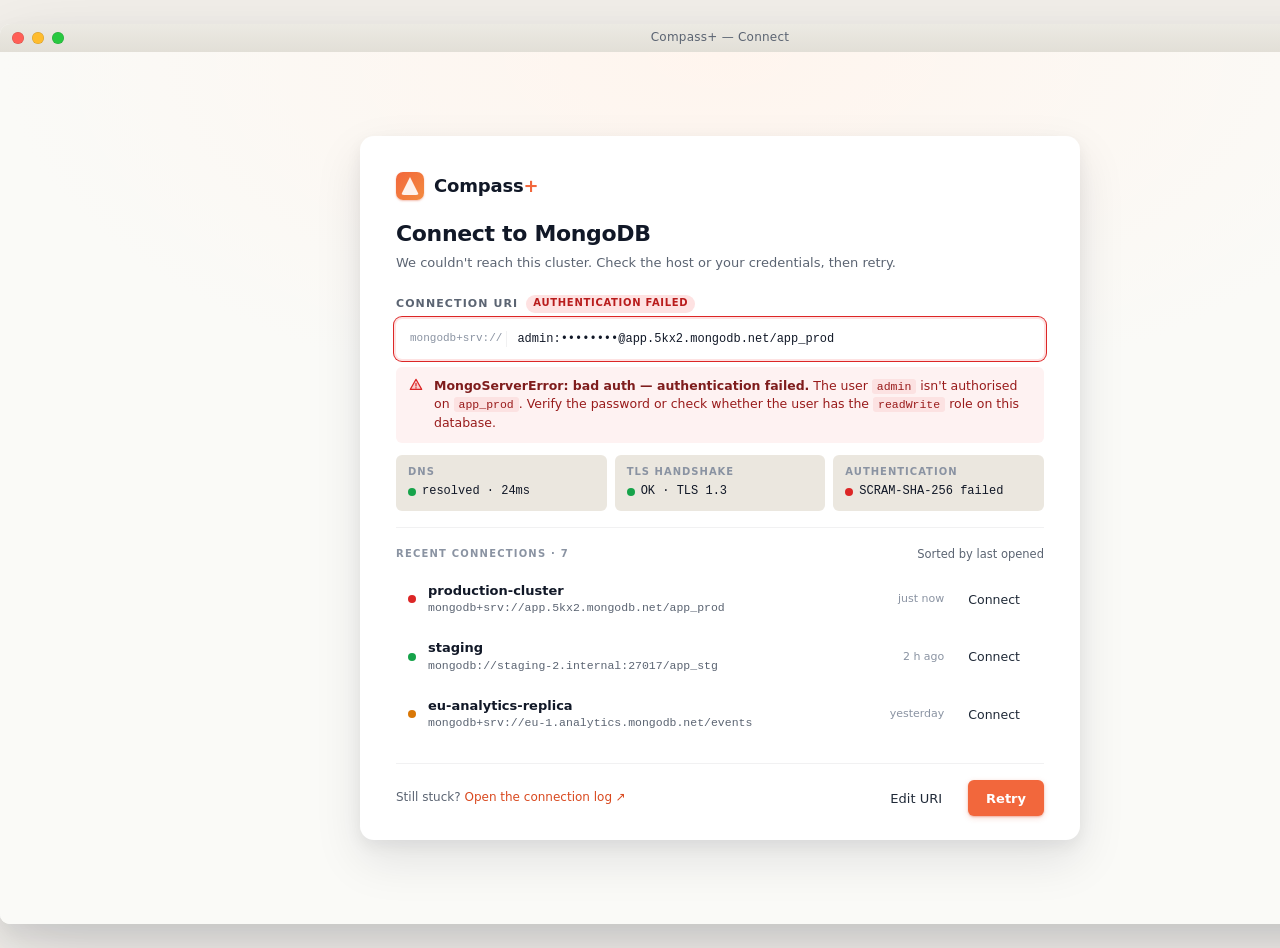
<file: ai_design/Прототип-·-5_15_2026/screens/02-connect-error.html>
<!doctype html>
<html lang="en">
<head>
<meta charset="utf-8">
<title>Compass+ — Connect (error)</title>
<link rel="stylesheet" href="../assets/styles.css">
<style>
  .connect-canvas {
    grid-area: main;
    background: radial-gradient(1200px 600px at 50% 0%, #FFF5EE 0%, transparent 60%), var(--surface-0);
    display: grid;
    place-items: center;
    padding: 40px;
    overflow: auto;
  }
  .connect-card {
    width: 720px;
    background: var(--surface-1);
    border-radius: 14px;
    box-shadow: var(--shadow-lg);
    padding: 36px 36px 24px;
  }
  .connect-brand { display: flex; align-items: center; gap: 10px; margin-bottom: 18px; }
  .connect-brand .brand-mark { width: 28px; height: 28px; border-radius: 7px; }
  .connect-brand .brand-word { font-size: 18px; }
  .connect-title { font-family: var(--font-display); font-size: 22px; letter-spacing: -0.015em; font-weight: 600; margin: 0 0 4px; }
  .connect-sub { color: var(--muted); font-size: 13px; margin: 0 0 22px; }
  .uri-group { margin-bottom: 16px; }
  .uri-head {
    display: flex; align-items: center; gap: 8px;
    margin-bottom: 6px;
  }
  .uri-label {
    font-size: 11px;
    font-weight: 600;
    text-transform: uppercase;
    letter-spacing: 0.1em;
    color: var(--muted);
  }
  .uri-field { height: 40px; padding: 0 14px; border-radius: var(--r-md); }
  .uri-field input { font-size: 13px; }

  .error-line {
    margin-top: 8px;
    display: grid;
    grid-template-columns: 16px 1fr;
    gap: 10px;
    padding: 10px 12px;
    background: #FEF2F2;
    border-radius: var(--r-md);
    color: #991B1B;
  }
  .error-line .ic {
    width: 16px; height: 16px;
    color: var(--danger);
    display: inline-flex; align-items: center; justify-content: center;
  }
  .error-line .msg { font-size: 12.5px; line-height: 1.5; }
  .error-line .msg strong { color: #7F1D1D; }
  .error-line .msg code {
    font-family: var(--font-mono);
    font-size: 11.5px;
    background: rgba(220, 38, 38, 0.08);
    padding: 1px 5px;
    border-radius: 3px;
  }

  .recent-section { margin-top: 8px; padding-top: 18px; border-top: 1px solid var(--hairline); }
  .recent-head { display: flex; align-items: center; justify-content: space-between; margin-bottom: 10px; }
  .recent-list { display: flex; flex-direction: column; gap: 4px; max-height: 220px; overflow: auto; }
  .recent-row {
    display: grid;
    grid-template-columns: auto 1fr auto auto;
    align-items: center; gap: 12px;
    padding: 9px 12px;
    border-radius: var(--r-md);
  }
  .recent-row:hover { background: var(--surface-hover); }
  .recent-row .meta { min-width: 0; }
  .recent-row .name { font-weight: 600; font-size: 13px; }
  .recent-row .host { font-family: var(--font-mono); font-size: 11.5px; color: var(--muted); white-space: nowrap; overflow: hidden; text-overflow: ellipsis; }
  .recent-row .when { font-size: 11px; color: var(--muted-2); }

  .connect-footer {
    display: flex; align-items: center; justify-content: space-between;
    margin-top: 22px; padding-top: 16px; border-top: 1px solid var(--hairline);
  }
  .footer-actions { display: flex; gap: 8px; }
  .btn-lg { height: 36px; padding: 0 18px; font-size: 13px; }
  .help { font-size: 12px; color: var(--muted); }
  .help a { color: var(--primary-700); text-decoration: none; font-weight: 500; }

  .diag-row {
    display: grid;
    grid-template-columns: repeat(3, 1fr);
    gap: 8px;
    margin-top: 12px;
  }
  .diag-card {
    background: var(--surface-3);
    border-radius: var(--r-md);
    padding: 10px 12px;
  }
  .diag-card .lbl {
    font-size: 10px;
    text-transform: uppercase;
    letter-spacing: 0.1em;
    color: var(--muted-2);
    font-weight: 600;
    margin-bottom: 4px;
  }
  .diag-card .val {
    font-family: var(--font-mono);
    font-size: 12px;
    color: var(--fg);
    display: flex; align-items: center; gap: 6px;
  }
</style>
</head>
<body>
<script src="../assets/shell.js"></script>
<script>
Shell.mount({
  root: document.body,
  title: 'Compass+ — Connect',
  noShell: true,
  body: `
    <div class="connect-canvas">
      <div class="connect-card">
        <div class="connect-brand">
          <span class="brand-mark"></span>
          <span class="brand-word">Compass<span class="brand-plus">+</span></span>
        </div>
        <h1 class="connect-title">Connect to MongoDB</h1>
        <p class="connect-sub">We couldn't reach this cluster. Check the host or your credentials, then retry.</p>

        <div class="uri-group">
          <div class="uri-head">
            <span class="uri-label">Connection URI</span>
            <span class="pill is-danger">Authentication failed</span>
          </div>
          <div class="field is-mono uri-field is-danger">
            <span class="field-lbl">mongodb+srv://</span>
            <input value="admin:••••••••@app.5kx2.mongodb.net/app_prod" spellcheck="false">
          </div>

          <div class="error-line">
            <span class="ic">
              <svg width="14" height="14" viewBox="0 0 16 16"><path d="M8 1.5 14.5 13H1.5L8 1.5Z" fill="currentColor" opacity="0.18"/><path d="M8 1.5 14.5 13H1.5L8 1.5Z" stroke="currentColor" stroke-width="1.4" fill="none" stroke-linejoin="round"/><path d="M8 6v3M8 11v0.5" stroke="currentColor" stroke-width="1.4" stroke-linecap="round"/></svg>
            </span>
            <span class="msg">
              <strong>MongoServerError: bad auth — authentication failed.</strong>
              The user <code>admin</code> isn't authorised on <code>app_prod</code>. Verify the password or check whether the user has the <code>readWrite</code> role on this database.
            </span>
          </div>

          <div class="diag-row">
            <div class="diag-card">
              <div class="lbl">DNS</div>
              <div class="val"><span class="dot is-success"></span>resolved · 24ms</div>
            </div>
            <div class="diag-card">
              <div class="lbl">TLS handshake</div>
              <div class="val"><span class="dot is-success"></span>OK · TLS 1.3</div>
            </div>
            <div class="diag-card">
              <div class="lbl">Authentication</div>
              <div class="val"><span class="dot is-danger"></span>SCRAM‑SHA‑256 failed</div>
            </div>
          </div>
        </div>

        <div class="recent-section">
          <div class="recent-head">
            <span class="h-eyebrow">Recent connections · 7</span>
            <span class="muted" style="font-size:11.5px;">Sorted by last opened</span>
          </div>
          <div class="recent-list">
            <div class="recent-row">
              <span class="dot is-danger"></span>
              <span class="meta">
                <div class="name">production-cluster</div>
                <div class="host">mongodb+srv://app.5kx2.mongodb.net/app_prod</div>
              </span>
              <span class="when">just now</span>
              <button class="btn btn-ghost">Connect</button>
            </div>
            <div class="recent-row">
              <span class="dot is-success"></span>
              <span class="meta">
                <div class="name">staging</div>
                <div class="host">mongodb://staging-2.internal:27017/app_stg</div>
              </span>
              <span class="when">2 h ago</span>
              <button class="btn btn-ghost">Connect</button>
            </div>
            <div class="recent-row">
              <span class="dot is-warning"></span>
              <span class="meta">
                <div class="name">eu-analytics-replica</div>
                <div class="host">mongodb+srv://eu-1.analytics.mongodb.net/events</div>
              </span>
              <span class="when">yesterday</span>
              <button class="btn btn-ghost">Connect</button>
            </div>
          </div>
        </div>

        <div class="connect-footer">
          <span class="help">Still stuck? <a href="#">Open the connection log ↗</a></span>
          <div class="footer-actions">
            <button class="btn btn-lg">Edit URI</button>
            <button class="btn btn-primary btn-lg">Retry</button>
          </div>
        </div>
      </div>
    </div>
  `
});
</script>
</body>
</html>
</file>
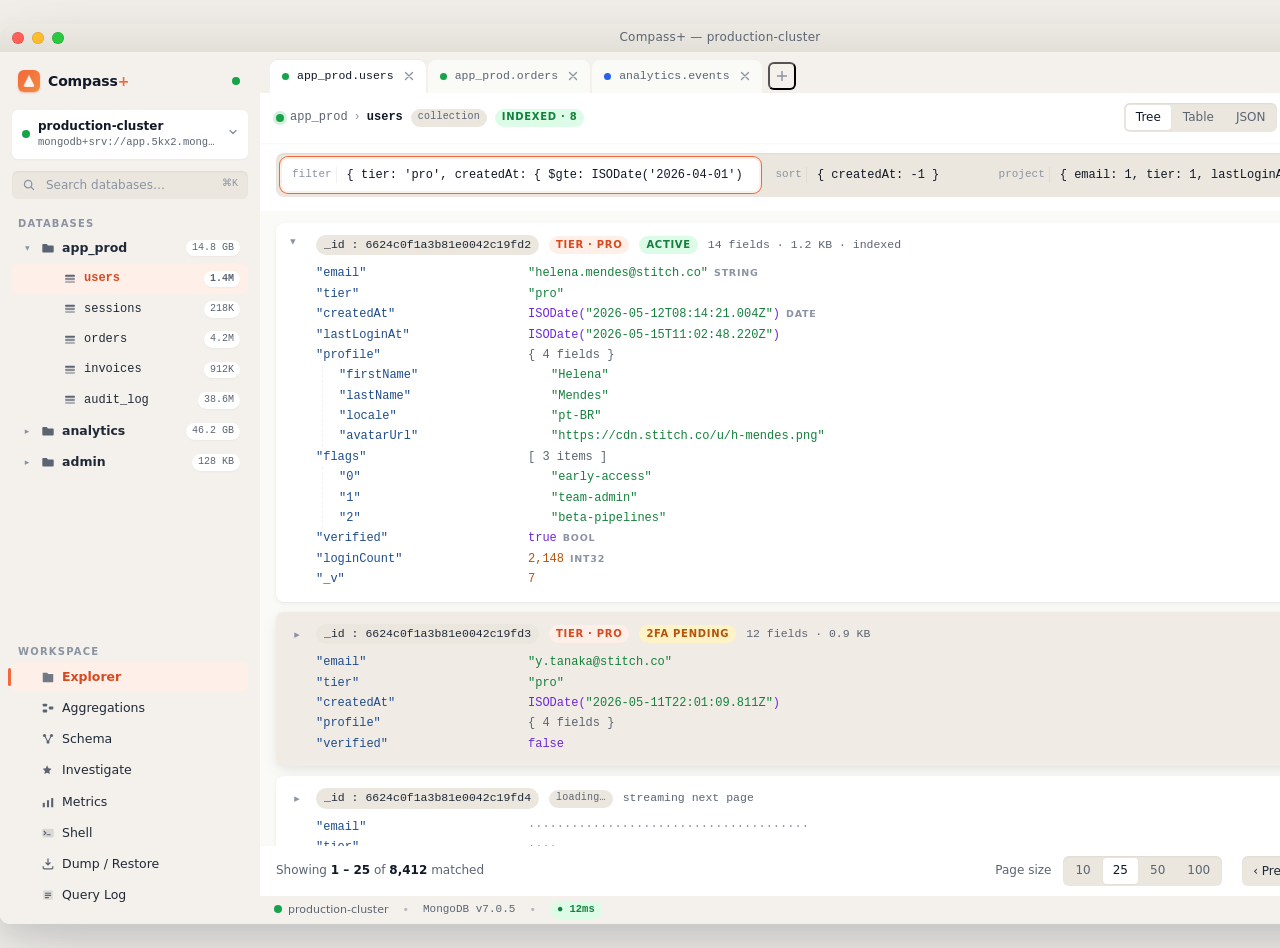
<file: ai_design/Прототип-·-5_15_2026/screens/03-explorer.html>
<!doctype html>
<html lang="en">
<head>
<meta charset="utf-8">
<title>Compass+ — Explorer · app_prod.users</title>
<link rel="stylesheet" href="../assets/styles.css">
<style>
  .canvas {
    grid-area: main;
    display: grid;
    grid-template-rows: auto auto 1fr auto;
    min-height: 0;
  }
  .filter-bar { padding: 10px 16px 14px; background: var(--surface-1); }
  .filter-well {
    display: grid;
    grid-template-columns: 2.2fr 1fr 1.4fr auto auto;
    gap: 6px;
    align-items: center;
    background: var(--surface-3);
    border-radius: var(--r-lg);
    box-shadow: var(--shadow-inset);
    padding: 6px;
  }
  .filter-well .field { background: transparent; box-shadow: none; height: 32px; }
  .filter-well .field.is-focus { background: var(--surface-1); box-shadow: 0 0 0 2px var(--primary-50), 0 0 0 3px var(--primary); border-radius: var(--r-md); }
  .results-toolbar {
    display: flex; align-items: center; gap: 8px;
    padding: 0 16px 12px;
    background: var(--surface-1);
  }
  .results-toolbar .meta {
    font-size: 12px;
    color: var(--muted);
    margin-left: 4px;
  }
  .results-toolbar .meta strong { color: var(--fg); font-variant-numeric: tabular-nums; font-weight: 600; }

  .docs {
    overflow: auto;
    padding: 12px 16px 16px;
    display: flex; flex-direction: column; gap: 10px;
    background: var(--surface-0);
  }
  .doc-card {
    background: var(--surface-1);
    border-radius: var(--r-lg);
    box-shadow: var(--shadow-sm);
    padding: 12px 14px 12px 10px;
    display: grid;
    grid-template-columns: 22px 1fr;
    gap: 8px;
  }
  .doc-card.is-hover { background: var(--surface-hover); box-shadow: var(--shadow-md); }
  .doc-card .twist {
    color: var(--muted-2);
    display: flex; align-items: flex-start; justify-content: center;
    padding-top: 3px;
    font-size: 11px;
    cursor: default;
  }
  .doc-card.is-open .twist { transform: rotate(90deg); transform-origin: 50% 7px; }
  .doc-head {
    display: flex; align-items: center; gap: 10px;
    flex-wrap: wrap;
  }
  .doc-id {
    font-family: var(--font-mono);
    font-size: 11.5px;
    background: var(--surface-3);
    padding: 2px 8px;
    border-radius: 999px;
    color: var(--fg-soft);
  }
  .doc-meta { color: var(--muted); font-size: 11.5px; font-family: var(--font-mono); }

  .kv {
    margin-top: 8px;
    font-family: var(--font-mono);
    font-size: 12px;
    line-height: 1.7;
    color: var(--fg-soft);
  }
  .kv .k { color: #1F4D8C; }
  .kv .s { color: #15803D; }
  .kv .n { color: #B45309; }
  .kv .b { color: #6D28D9; }
  .kv .null { color: var(--muted-2); }
  .kv .o { color: var(--muted); }
  .kv .row { display: grid; grid-template-columns: 200px 1fr; gap: 12px; align-items: baseline; }
  .kv .nest { padding-left: 16px; border-left: 1px dashed var(--hairline); margin-left: 6px; }
  .kv .type-tag {
    display: inline-block;
    font-size: 9.5px;
    text-transform: uppercase;
    letter-spacing: 0.08em;
    color: var(--muted-2);
    margin-left: 6px;
    font-weight: 600;
    font-family: var(--font-ui);
  }

  .pager {
    display: flex; align-items: center; gap: 12px;
    padding: 10px 16px;
    background: var(--surface-1);
    color: var(--muted);
    font-size: 12px;
  }
  .pager .pgnum {
    font-family: var(--font-mono);
    font-variant-numeric: tabular-nums;
    color: var(--fg);
    font-weight: 600;
  }
  .pager .pgctrl {
    display: inline-flex; align-items: center; gap: 2px;
    background: var(--surface-3);
    padding: 2px;
    border-radius: var(--r-md);
    box-shadow: var(--shadow-inset);
  }
  .pager .pgctrl .btn { height: 26px; padding: 0 9px; font-size: 12px; }
</style>
</head>
<body>
<script src="../assets/shell.js"></script>
<script>
Shell.mount({
  root: document.body,
  title: 'Compass+ — production-cluster',
  sidebar: { activeNav: 'explorer', activeColl: { db: 'app_prod', coll: 'users' } },
  activeTab: 0,
  body: `
    <div class="toolbar">
      <span class="breadcrumb">
        <span class="dot is-success"></span>
        <span class="crumb-db">app_prod</span>
        <span class="crumb-sep">›</span>
        <span class="crumb-coll">users</span>
      </span>
      <span class="pill is-mono">collection</span>
      <span class="pill is-success">indexed · 8</span>
      <span class="toolbar-spacer"></span>
      <span class="seg">
        <span class="seg-item is-active">Tree</span>
        <span class="seg-item">Table</span>
        <span class="seg-item">JSON</span>
      </span>
      <button class="btn">Export</button>
      <button class="btn btn-primary">Insert</button>
    </div>

    <div class="filter-bar">
      <div class="filter-well">
        <div class="field is-mono is-focus">
          <span class="field-lbl">filter</span>
          <input value="{ tier: 'pro', createdAt: { $gte: ISODate('2026-04-01') } }">
        </div>
        <div class="field is-mono">
          <span class="field-lbl">sort</span>
          <input value="{ createdAt: -1 }">
        </div>
        <div class="field is-mono">
          <span class="field-lbl">project</span>
          <input value="{ email: 1, tier: 1, lastLoginAt: 1 }">
        </div>
        <button class="btn">Reset</button>
        <button class="btn btn-primary">Find</button>
      </div>
    </div>

    <div class="docs">
      <div class="doc-card is-open">
        <span class="twist">▸</span>
        <div>
          <div class="doc-head">
            <span class="doc-id">_id : 6624c0f1a3b81e0042c19fd2</span>
            <span class="pill is-accent">tier · pro</span>
            <span class="pill is-success">active</span>
            <span class="doc-meta">14 fields · 1.2 KB · indexed</span>
          </div>
          <div class="kv">
            <div class="row"><span class="k">"email"</span> <span><span class="s">"helena.mendes@stitch.co"</span><span class="type-tag">string</span></span></div>
            <div class="row"><span class="k">"tier"</span> <span><span class="s">"pro"</span></span></div>
            <div class="row"><span class="k">"createdAt"</span> <span><span class="kw" style="color:#6D28D9">ISODate(</span><span class="s">"2026-05-12T08:14:21.004Z"</span><span style="color:#6D28D9">)</span><span class="type-tag">date</span></span></div>
            <div class="row"><span class="k">"lastLoginAt"</span> <span><span style="color:#6D28D9">ISODate(</span><span class="s">"2026-05-15T11:02:48.220Z"</span><span style="color:#6D28D9">)</span></span></div>
            <div class="row"><span class="k">"profile"</span> <span><span class="o">{ 4 fields }</span></span></div>
            <div class="nest">
              <div class="row"><span class="k">"firstName"</span> <span class="s">"Helena"</span></div>
              <div class="row"><span class="k">"lastName"</span> <span class="s">"Mendes"</span></div>
              <div class="row"><span class="k">"locale"</span> <span class="s">"pt-BR"</span></div>
              <div class="row"><span class="k">"avatarUrl"</span> <span class="s">"https://cdn.stitch.co/u/h-mendes.png"</span></div>
            </div>
            <div class="row"><span class="k">"flags"</span> <span><span class="o">[ 3 items ]</span></span></div>
            <div class="nest">
              <div class="row"><span class="k">"0"</span> <span class="s">"early-access"</span></div>
              <div class="row"><span class="k">"1"</span> <span class="s">"team-admin"</span></div>
              <div class="row"><span class="k">"2"</span> <span class="s">"beta-pipelines"</span></div>
            </div>
            <div class="row"><span class="k">"verified"</span> <span><span class="b">true</span><span class="type-tag">bool</span></span></div>
            <div class="row"><span class="k">"loginCount"</span> <span><span class="n">2,148</span><span class="type-tag">int32</span></span></div>
            <div class="row"><span class="k">"_v"</span> <span class="n">7</span></div>
          </div>
        </div>
      </div>

      <div class="doc-card is-hover">
        <span class="twist">▸</span>
        <div>
          <div class="doc-head">
            <span class="doc-id">_id : 6624c0f1a3b81e0042c19fd3</span>
            <span class="pill is-accent">tier · pro</span>
            <span class="pill is-warning">2FA pending</span>
            <span class="doc-meta">12 fields · 0.9 KB</span>
          </div>
          <div class="kv">
            <div class="row"><span class="k">"email"</span> <span><span class="s">"y.tanaka@stitch.co"</span></span></div>
            <div class="row"><span class="k">"tier"</span> <span class="s">"pro"</span></div>
            <div class="row"><span class="k">"createdAt"</span> <span><span style="color:#6D28D9">ISODate(</span><span class="s">"2026-05-11T22:01:09.811Z"</span><span style="color:#6D28D9">)</span></span></div>
            <div class="row"><span class="k">"profile"</span> <span class="o">{ 4 fields }</span></div>
            <div class="row"><span class="k">"verified"</span> <span class="b">false</span></div>
          </div>
        </div>
      </div>

      <div class="doc-card loading-pulse">
        <span class="twist">▸</span>
        <div>
          <div class="doc-head">
            <span class="doc-id">_id : 6624c0f1a3b81e0042c19fd4</span>
            <span class="pill is-mono">loading…</span>
            <span class="doc-meta">streaming next page</span>
          </div>
          <div class="kv">
            <div class="row"><span class="k">"email"</span> <span class="muted-2">·······································</span></div>
            <div class="row"><span class="k">"tier"</span> <span class="muted-2">····</span></div>
            <div class="row"><span class="k">"profile"</span> <span class="muted-2">····························</span></div>
          </div>
        </div>
      </div>

      <div class="doc-card">
        <span class="twist">▸</span>
        <div>
          <div class="doc-head">
            <span class="doc-id">_id : 6624c0f1a3b81e0042c19fd5</span>
            <span class="pill is-accent">tier · pro</span>
            <span class="doc-meta">11 fields · 0.8 KB</span>
          </div>
          <div class="kv">
            <div class="row"><span class="k">"email"</span> <span><span class="s">"naomi.bramlett@stitch.co"</span></span></div>
            <div class="row"><span class="k">"tier"</span> <span class="s">"pro"</span></div>
            <div class="row"><span class="k">"createdAt"</span> <span><span style="color:#6D28D9">ISODate(</span><span class="s">"2026-05-11T13:54:01.117Z"</span><span style="color:#6D28D9">)</span></span></div>
            <div class="row"><span class="k">"loginCount"</span> <span class="n">412</span></div>
          </div>
        </div>
      </div>

      <div class="doc-card">
        <span class="twist">▸</span>
        <div>
          <div class="doc-head">
            <span class="doc-id">_id : 6624c0f1a3b81e0042c19fd6</span>
            <span class="pill is-accent">tier · pro</span>
            <span class="pill is-info">trialing</span>
            <span class="doc-meta">13 fields · 1.1 KB</span>
          </div>
          <div class="kv">
            <div class="row"><span class="k">"email"</span> <span><span class="s">"dimi.korol@labs.cz"</span></span></div>
            <div class="row"><span class="k">"tier"</span> <span class="s">"pro"</span></div>
            <div class="row"><span class="k">"trialEndsAt"</span> <span><span style="color:#6D28D9">ISODate(</span><span class="s">"2026-05-29T00:00:00.000Z"</span><span style="color:#6D28D9">)</span></span></div>
          </div>
        </div>
      </div>
    </div>

    <div class="pager">
      <span>Showing <strong style="color:var(--fg);font-variant-numeric:tabular-nums;">1 – 25</strong> of <strong style="color:var(--fg);font-variant-numeric:tabular-nums;">8,412</strong> matched</span>
      <span class="toolbar-spacer"></span>
      <span class="muted">Page size</span>
      <span class="seg">
        <span class="seg-item">10</span>
        <span class="seg-item is-active">25</span>
        <span class="seg-item">50</span>
        <span class="seg-item">100</span>
      </span>
      <span style="margin-left:8px;" class="pgctrl">
        <button class="btn">‹ Prev</button>
        <span class="pgnum" style="padding:0 8px;">1 / 337</span>
        <button class="btn">Next ›</button>
      </span>
    </div>
  `
});
</script>
</body>
</html>
</file>
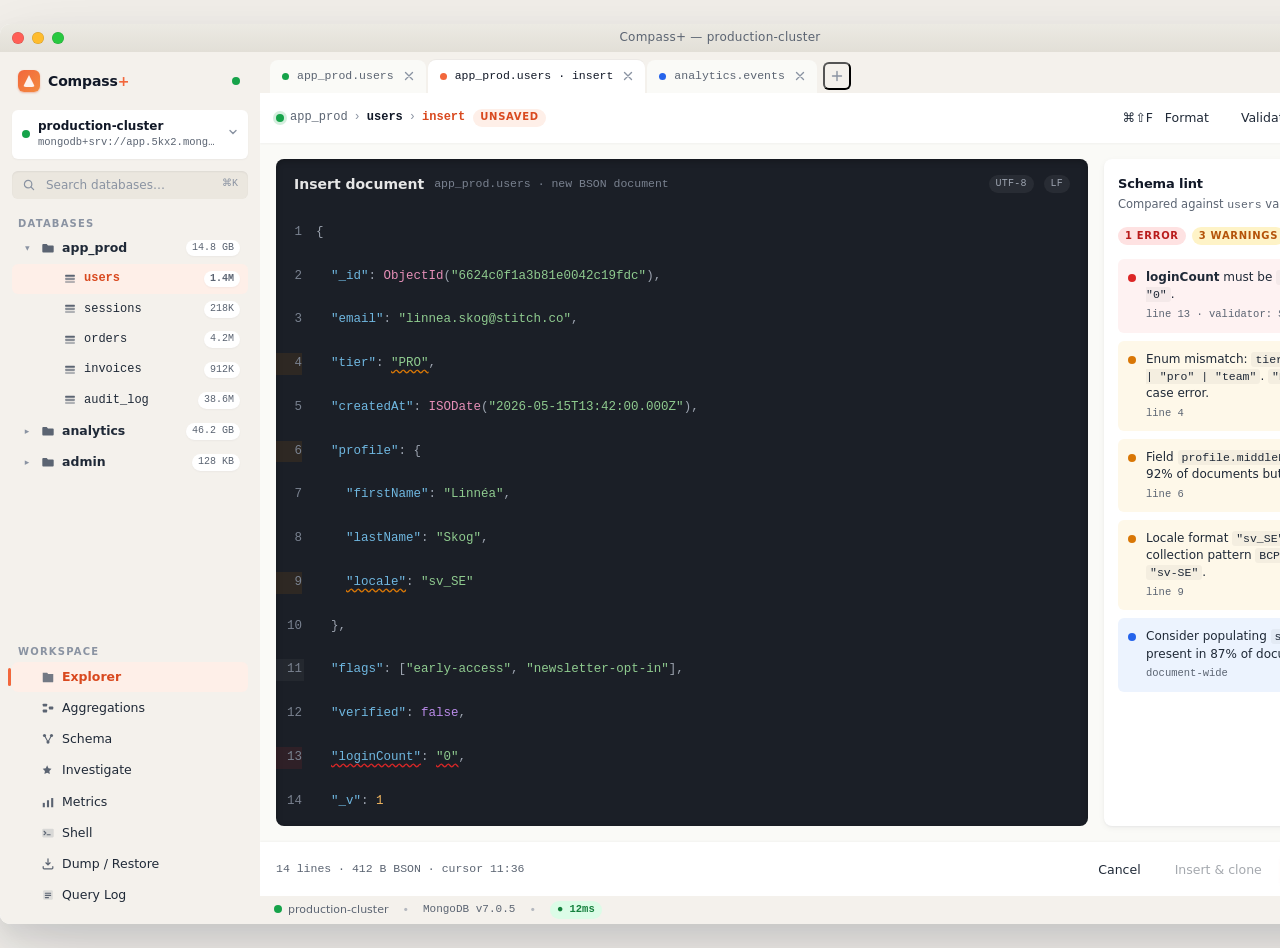
<file: ai_design/Прототип-·-5_15_2026/screens/04-document-editor.html>
<!doctype html>
<html lang="en">
<head>
<meta charset="utf-8">
<title>Compass+ — Insert document</title>
<link rel="stylesheet" href="../assets/styles.css">
<style>
  .canvas {
    grid-area: main;
    display: grid;
    grid-template-rows: auto 1fr auto;
    min-height: 0;
    background: var(--surface-0);
  }
  .editor-body {
    display: grid;
    grid-template-columns: 1fr 320px;
    gap: 16px;
    padding: 16px;
    overflow: hidden;
    min-height: 0;
  }
  .editor-pane {
    display: flex;
    flex-direction: column;
    min-height: 0;
  }
  .editor-header {
    display: flex;
    align-items: center;
    gap: 10px;
    padding: 0 4px 10px;
  }
  .editor-header .title {
    font-family: var(--font-display);
    font-size: 14px;
    font-weight: 600;
  }
  .editor-header .sub {
    font-family: var(--font-mono);
    font-size: 11.5px;
    color: var(--muted);
  }
  .code-surface {
    flex: 1;
    min-height: 0;
    overflow: auto;
    padding: 18px 18px 18px 0;
    line-height: 1.75;
    font-size: 12.5px;
    position: relative;
  }
  .code-surface .gut {
    color: var(--code-muted);
    display: inline-block;
    width: 36px;
    text-align: right;
    padding-right: 14px;
    user-select: none;
    font-variant-numeric: tabular-nums;
  }
  .code-surface .ln {
    display: block;
    padding-left: 4px;
  }
  .code-surface .ln.is-warn { background: rgba(217, 119, 6, 0.10); border-left: 2px solid var(--warning); margin-left: -2px; }
  .code-surface .ln.is-err  { background: rgba(220, 38, 38, 0.10); border-left: 2px solid var(--danger);  margin-left: -2px; }
  .code-surface .ln.is-cur  { background: rgba(255,255,255,0.04); }
  .code-surface .squiggle {
    text-decoration: underline wavy var(--warning);
    text-decoration-skip-ink: none;
    text-underline-offset: 3px;
  }
  .code-surface .squiggle-err {
    text-decoration: underline wavy var(--danger);
    text-decoration-skip-ink: none;
    text-underline-offset: 3px;
  }

  .lint-panel {
    background: var(--surface-1);
    border-radius: var(--r-lg);
    box-shadow: var(--shadow-sm);
    padding: 16px 14px;
    display: flex; flex-direction: column;
    overflow: hidden;
    min-height: 0;
  }
  .lint-panel h3 {
    font-size: 13px;
    font-weight: 600;
    margin: 0 0 2px;
  }
  .lint-panel .sub {
    font-size: 11.5px;
    color: var(--muted);
    margin-bottom: 14px;
  }
  .lint-summary {
    display: flex; gap: 6px;
    margin-bottom: 14px;
  }
  .lint-list { display: flex; flex-direction: column; gap: 8px; overflow: auto; padding-right: 4px; }
  .lint-item {
    display: grid;
    grid-template-columns: auto 1fr;
    gap: 10px;
    padding: 10px 10px;
    border-radius: var(--r-md);
    background: var(--surface-3);
  }
  .lint-item.is-warn { background: #FEF8E9; }
  .lint-item.is-err  { background: #FEF2F2; }
  .lint-item.is-info { background: #ECF3FE; }
  .lint-item .marker {
    width: 8px; height: 8px; border-radius: 50%;
    margin-top: 5px;
  }
  .lint-item.is-warn .marker { background: var(--warning); }
  .lint-item.is-err  .marker { background: var(--danger); }
  .lint-item.is-info .marker { background: var(--info); }
  .lint-item .label {
    font-size: 12px;
    color: var(--fg-soft);
    line-height: 1.4;
  }
  .lint-item .ln {
    font-family: var(--font-mono);
    font-size: 10.5px;
    color: var(--muted);
    margin-top: 4px;
  }
  .lint-item .label code {
    font-family: var(--font-mono);
    font-size: 11.5px;
    background: rgba(0,0,0,0.04);
    padding: 1px 4px;
    border-radius: 3px;
  }

  .editor-footer {
    display: flex;
    align-items: center;
    gap: 10px;
    padding: 12px 16px;
    background: var(--surface-1);
    box-shadow: 0 -1px 2px rgba(17,24,39,0.03);
  }
  .editor-footer .meta {
    font-family: var(--font-mono);
    font-size: 11.5px;
    color: var(--muted);
  }
</style>
</head>
<body>
<script src="../assets/shell.js"></script>
<script>
const tabs = [
  { db: 'app_prod', coll: 'users',    dotColor: '#16A34A' },
  { db: 'app_prod', coll: 'users · insert', dotColor: '#F2673C' },
  { db: 'analytics', coll: 'events',  dotColor: '#2563EB' },
];
Shell.mount({
  root: document.body,
  title: 'Compass+ — production-cluster',
  sidebar: { activeNav: 'explorer', activeColl: { db: 'app_prod', coll: 'users' } },
  tabs,
  activeTab: 1,
  body: `
    <div class="toolbar">
      <span class="breadcrumb">
        <span class="dot is-success"></span>
        <span class="crumb-db">app_prod</span>
        <span class="crumb-sep">›</span>
        <span class="crumb-coll">users</span>
        <span class="crumb-sep">›</span>
        <span class="mono" style="color:var(--primary-700);font-weight:600;">insert</span>
      </span>
      <span class="pill is-accent">unsaved</span>
      <span class="toolbar-spacer"></span>
      <button class="btn">⌘⇧F &nbsp; Format</button>
      <button class="btn">Validate</button>
      <span class="seg">
        <span class="seg-item is-active">JSON</span>
        <span class="seg-item">EJSON</span>
      </span>
    </div>

    <div class="editor-body">
      <div class="editor-pane code" style="padding:0;">
        <div class="editor-header" style="padding:14px 18px 8px;color:var(--code-fg);">
          <span class="title" style="color:var(--code-fg);">Insert document</span>
          <span class="sub" style="color:var(--code-muted);">app_prod.users · new BSON document</span>
          <span class="spacer" style="flex:1;"></span>
          <span class="pill is-mono" style="background:rgba(255,255,255,0.06);color:#9CA3AF;">UTF-8</span>
          <span class="pill is-mono" style="background:rgba(255,255,255,0.06);color:#9CA3AF;">LF</span>
        </div>
        <pre class="code-surface" style="margin:0;background:transparent;color:var(--code-fg);"><span class="ln"><span class="gut"> 1</span><span class="tok-pun">{</span></span>
<span class="ln"><span class="gut"> 2</span>  <span class="tok-key">"_id"</span><span class="tok-pun">:</span> <span class="tok-kw">ObjectId</span><span class="tok-pun">(</span><span class="tok-str">"6624c0f1a3b81e0042c19fdc"</span><span class="tok-pun">),</span></span>
<span class="ln"><span class="gut"> 3</span>  <span class="tok-key">"email"</span><span class="tok-pun">:</span> <span class="tok-str">"linnea.skog@stitch.co"</span><span class="tok-pun">,</span></span>
<span class="ln is-warn"><span class="gut"> 4</span>  <span class="tok-key">"tier"</span><span class="tok-pun">:</span> <span class="tok-str squiggle">"PRO"</span><span class="tok-pun">,</span></span>
<span class="ln"><span class="gut"> 5</span>  <span class="tok-key">"createdAt"</span><span class="tok-pun">:</span> <span class="tok-kw">ISODate</span><span class="tok-pun">(</span><span class="tok-str">"2026-05-15T13:42:00.000Z"</span><span class="tok-pun">),</span></span>
<span class="ln is-warn"><span class="gut"> 6</span>  <span class="tok-key">"profile"</span><span class="tok-pun">:</span> <span class="tok-pun">{</span></span>
<span class="ln"><span class="gut"> 7</span>    <span class="tok-key">"firstName"</span><span class="tok-pun">:</span> <span class="tok-str">"Linnéa"</span><span class="tok-pun">,</span></span>
<span class="ln"><span class="gut"> 8</span>    <span class="tok-key">"lastName"</span><span class="tok-pun">:</span> <span class="tok-str">"Skog"</span><span class="tok-pun">,</span></span>
<span class="ln is-warn"><span class="gut"> 9</span>    <span class="tok-key squiggle">"locale"</span><span class="tok-pun">:</span> <span class="tok-str">"sv_SE"</span></span>
<span class="ln"><span class="gut">10</span>  <span class="tok-pun">},</span></span>
<span class="ln is-cur"><span class="gut">11</span>  <span class="tok-key">"flags"</span><span class="tok-pun">:</span> <span class="tok-pun">[</span><span class="tok-str">"early-access"</span><span class="tok-pun">,</span> <span class="tok-str">"newsletter-opt-in"</span><span class="tok-pun">],</span></span>
<span class="ln"><span class="gut">12</span>  <span class="tok-key">"verified"</span><span class="tok-pun">:</span> <span class="tok-bool">false</span><span class="tok-pun">,</span></span>
<span class="ln is-err"><span class="gut">13</span>  <span class="tok-key squiggle-err">"loginCount"</span><span class="tok-pun">:</span> <span class="tok-str squiggle-err">"0"</span><span class="tok-pun">,</span></span>
<span class="ln"><span class="gut">14</span>  <span class="tok-key">"_v"</span><span class="tok-pun">:</span> <span class="tok-num">1</span></span>
<span class="ln"><span class="gut">15</span><span class="tok-pun">}</span></span></pre>
      </div>

      <aside class="lint-panel">
        <h3>Schema lint</h3>
        <div class="sub">Compared against <span class="mono">users</span> validator · v2.1</div>
        <div class="lint-summary">
          <span class="pill is-danger">1 error</span>
          <span class="pill is-warning">3 warnings</span>
          <span class="pill is-info">1 hint</span>
        </div>
        <div class="lint-list">
          <div class="lint-item is-err">
            <span class="marker"></span>
            <div>
              <div class="label"><strong>loginCount</strong> must be <code>int32</code>, got <code>string "0"</code>.</div>
              <div class="ln">line 13 · validator: $jsonSchema</div>
            </div>
          </div>
          <div class="lint-item is-warn">
            <span class="marker"></span>
            <div>
              <div class="label">Enum mismatch: <code>tier</code> expects <code>"free" | "pro" | "team"</code>. <code>"PRO"</code> looks like a case error.</div>
              <div class="ln">line 4</div>
            </div>
          </div>
          <div class="lint-item is-warn">
            <span class="marker"></span>
            <div>
              <div class="label">Field <code>profile.middleName</code> is required in 92% of documents but is missing here.</div>
              <div class="ln">line 6</div>
            </div>
          </div>
          <div class="lint-item is-warn">
            <span class="marker"></span>
            <div>
              <div class="label">Locale format <code>"sv_SE"</code> doesn't match collection pattern <code>BCP‑47 (xx-XX)</code>. Try <code>"sv-SE"</code>.</div>
              <div class="ln">line 9</div>
            </div>
          </div>
          <div class="lint-item is-info">
            <span class="marker"></span>
            <div>
              <div class="label">Consider populating <code>signupSource</code> — present in 87% of documents.</div>
              <div class="ln">document-wide</div>
            </div>
          </div>
        </div>
      </aside>
    </div>

    <div class="editor-footer">
      <span class="meta">14 lines · 412 B BSON · cursor 11:36</span>
      <span class="spacer" style="flex:1;"></span>
      <button class="btn">Cancel</button>
      <button class="btn is-disabled">Insert &amp; clone</button>
      <button class="btn btn-primary">Insert document</button>
    </div>
  `
});
</script>
</body>
</html>
</file>
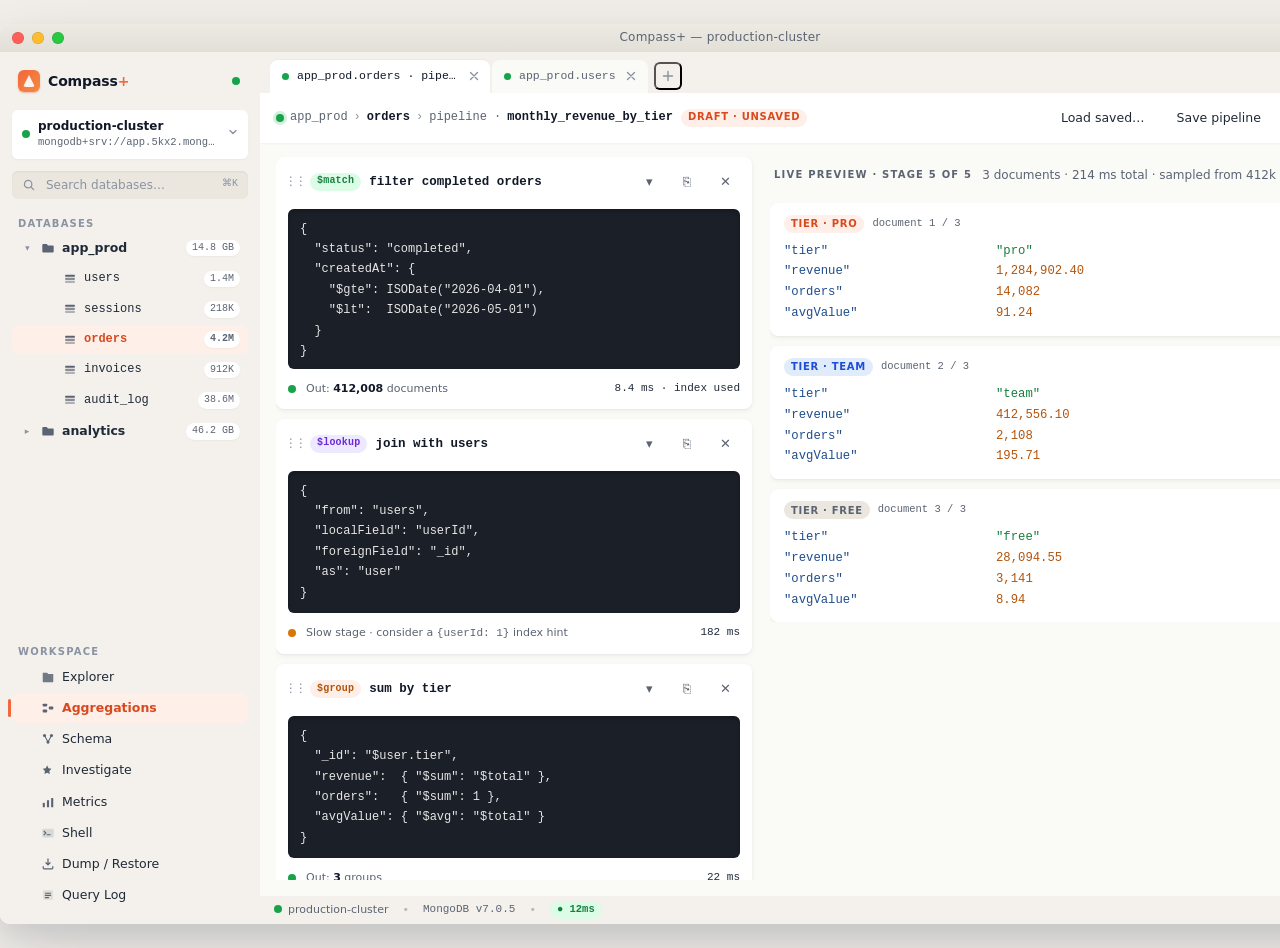
<file: ai_design/Прототип-·-5_15_2026/screens/05-aggregation.html>
<!doctype html>
<html lang="en">
<head>
<meta charset="utf-8">
<title>Compass+ — Aggregations · orders</title>
<link rel="stylesheet" href="../assets/styles.css">
<style>
  .canvas {
    grid-area: main;
    display: grid;
    grid-template-rows: auto 1fr;
    min-height: 0;
  }
  .pipe-body {
    display: grid;
    grid-template-columns: 480px 1fr;
    gap: 14px;
    padding: 14px 16px 16px;
    overflow: hidden;
    min-height: 0;
    background: var(--surface-0);
  }
  .pipe-col {
    display: flex; flex-direction: column;
    gap: 10px;
    overflow: auto;
    min-height: 0;
    padding-right: 4px;
  }
  .stage-card {
    background: var(--surface-1);
    border-radius: var(--r-lg);
    box-shadow: var(--shadow-sm);
    padding: 10px 12px 12px;
  }
  .stage-card.is-collapsed { padding-bottom: 10px; }
  .stage-head {
    display: grid;
    grid-template-columns: 14px auto 1fr auto auto auto;
    gap: 8px;
    align-items: center;
    margin-bottom: 8px;
  }
  .stage-head .drag-handle::before {
    content: "⋮⋮";
    letter-spacing: -2px;
    font-size: 12px;
  }
  .stage-name {
    font-family: var(--font-mono);
    font-size: 12.5px;
    color: var(--fg);
    font-weight: 600;
  }
  .stage-card .pill.is-stage {
    background: #EDE9FE; color: #6D28D9;
    font-family: var(--font-mono);
    text-transform: none;
    letter-spacing: 0.02em;
  }
  .stage-card.is-match .pill.is-stage  { background: #DCFCE7; color: #15803D; }
  .stage-card.is-group .pill.is-stage  { background: #FEEFE8; color: #B45309; }
  .stage-card.is-project .pill.is-stage{ background: #E0EBFB; color: #1D4ED8; }
  .stage-card.is-lookup .pill.is-stage { background: #EDE9FE; color: #6D28D9; }
  .stage-card.is-sort .pill.is-stage   { background: #F3F4F6; color: #4B5563; }
  .stage-card.is-limit .pill.is-stage  { background: #FEE2E2; color: #B91C1C; }
  .stage-mini-code {
    background: var(--code-bg);
    color: var(--code-fg);
    font-family: var(--font-mono);
    font-size: 12px;
    line-height: 1.7;
    border-radius: var(--r-md);
    padding: 10px 12px;
    box-shadow: inset 0 2px 4px rgba(0,0,0,0.25);
    white-space: pre;
    overflow: auto;
    max-height: 160px;
  }
  .stage-meta {
    display: flex; align-items: center; gap: 10px;
    margin-top: 8px;
    font-size: 11px;
    color: var(--muted);
  }
  .stage-meta .ms {
    font-family: var(--font-mono);
    font-variant-numeric: tabular-nums;
    color: var(--fg-soft);
  }
  .add-stage {
    position: relative;
    margin-top: 4px;
  }
  .add-stage-btn {
    width: 100%;
    height: 38px;
    background: var(--surface-2);
    border-radius: var(--r-lg);
    color: var(--primary-700);
    font-weight: 600;
    display: inline-flex; align-items: center; justify-content: center; gap: 6px;
    box-shadow: var(--shadow-inset);
  }
  .add-popover {
    position: absolute;
    left: 0; right: 0; top: 44px;
    background: var(--surface-1);
    box-shadow: var(--shadow-lg);
    border-radius: var(--r-lg);
    padding: 6px;
    z-index: 5;
  }
  .add-popover .add-row {
    display: grid;
    grid-template-columns: 90px 1fr;
    gap: 12px;
    padding: 6px 10px;
    border-radius: var(--r-md);
    align-items: center;
    cursor: default;
  }
  .add-popover .add-row:hover { background: var(--surface-hover); }
  .add-popover .stage-name { font-family: var(--font-mono); font-size: 12px; }
  .add-popover .desc { color: var(--muted); font-size: 11.5px; }

  .preview-pane {
    display: flex; flex-direction: column;
    overflow: hidden;
    min-height: 0;
  }
  .preview-head {
    display: flex; align-items: center; gap: 10px;
    padding: 4px 4px 12px;
  }
  .preview-head .h-eyebrow { color: var(--muted); }
  .preview-list {
    display: flex; flex-direction: column; gap: 10px;
    overflow: auto;
    min-height: 0;
    padding-right: 4px;
  }
  .preview-card {
    background: var(--surface-1);
    border-radius: var(--r-lg);
    box-shadow: var(--shadow-sm);
    padding: 12px 14px;
    font-family: var(--font-mono);
    font-size: 12.25px;
    line-height: 1.7;
  }
  .preview-card .head {
    display: flex; align-items: center; gap: 8px;
    margin-bottom: 8px;
    font-family: var(--font-ui);
  }
  .preview-card .stage-tag {
    font-family: var(--font-mono);
    font-size: 10.5px;
    color: var(--muted);
  }
  .preview-card .k { color: #1F4D8C; }
  .preview-card .s { color: #15803D; }
  .preview-card .n { color: #B45309; }
  .preview-card .b { color: #6D28D9; }
  .preview-card .row { display: grid; grid-template-columns: 200px 1fr; gap: 12px; }
</style>
</head>
<body>
<script src="../assets/shell.js"></script>
<script>
const dbs = [{
  name: 'app_prod', size: '14.8 GB', open: true, collections: [
    { name: 'users',     count: '1.4M'   },
    { name: 'sessions',  count: '218K'   },
    { name: 'orders',    count: '4.2M', active: true },
    { name: 'invoices',  count: '912K'   },
    { name: 'audit_log', count: '38.6M'  },
  ]
}, { name: 'analytics', size: '46.2 GB', collections: [] }];
const tabs = [
  { db: 'app_prod', coll: 'orders · pipeline', dotColor: '#16A34A' },
  { db: 'app_prod', coll: 'users',  dotColor: '#16A34A' },
];
Shell.mount({
  root: document.body,
  title: 'Compass+ — production-cluster',
  sidebar: { activeNav: 'aggregations', activeColl: { db: 'app_prod', coll: 'orders' }, dbs },
  tabs, activeTab: 0,
  body: `
    <div class="toolbar">
      <span class="breadcrumb">
        <span class="dot is-success"></span>
        <span class="crumb-db">app_prod</span>
        <span class="crumb-sep">›</span>
        <span class="crumb-coll">orders</span>
        <span class="crumb-sep">›</span>
        <span class="mono" style="color:var(--muted);">pipeline ·</span>
        <span class="mono" style="color:var(--fg);font-weight:600;">monthly_revenue_by_tier</span>
      </span>
      <span class="pill is-accent">draft · unsaved</span>
      <span class="toolbar-spacer"></span>
      <button class="btn">Load saved…</button>
      <button class="btn">Save pipeline</button>
      <button class="btn">Explain</button>
      <button class="btn btn-primary">▶ Run</button>
    </div>

    <div class="pipe-body">
      <!-- LEFT: pipeline stages -->
      <div class="pipe-col">
        <div class="stage-card is-match">
          <div class="stage-head">
            <span class="drag-handle"></span>
            <span class="pill is-stage">$match</span>
            <span class="stage-name">filter completed orders</span>
            <button class="icon-btn" title="Collapse">▾</button>
            <button class="icon-btn" title="Duplicate">⎘</button>
            <button class="icon-btn" title="Remove">✕</button>
          </div>
          <pre class="stage-mini-code">{
  <span class="tok-key">"status"</span>: <span class="tok-str">"completed"</span>,
  <span class="tok-key">"createdAt"</span>: {
    <span class="tok-key">"$gte"</span>: <span class="tok-kw">ISODate</span>(<span class="tok-str">"2026-04-01"</span>),
    <span class="tok-key">"$lt"</span>:  <span class="tok-kw">ISODate</span>(<span class="tok-str">"2026-05-01"</span>)
  }
}</pre>
          <div class="stage-meta">
            <span class="dot is-success"></span>
            <span>Out: <strong style="color:var(--fg);">412,008</strong> documents</span>
            <span style="margin-left:auto;" class="ms">8.4 ms · index used</span>
          </div>
        </div>

        <div class="stage-card is-lookup">
          <div class="stage-head">
            <span class="drag-handle"></span>
            <span class="pill is-stage">$lookup</span>
            <span class="stage-name">join with users</span>
            <button class="icon-btn">▾</button>
            <button class="icon-btn">⎘</button>
            <button class="icon-btn">✕</button>
          </div>
          <pre class="stage-mini-code">{
  <span class="tok-key">"from"</span>: <span class="tok-str">"users"</span>,
  <span class="tok-key">"localField"</span>: <span class="tok-str">"userId"</span>,
  <span class="tok-key">"foreignField"</span>: <span class="tok-str">"_id"</span>,
  <span class="tok-key">"as"</span>: <span class="tok-str">"user"</span>
}</pre>
          <div class="stage-meta">
            <span class="dot is-warning"></span>
            <span>Slow stage · consider a <span class="mono">{userId: 1}</span> index hint</span>
            <span style="margin-left:auto;" class="ms">182 ms</span>
          </div>
        </div>

        <div class="stage-card is-group">
          <div class="stage-head">
            <span class="drag-handle"></span>
            <span class="pill is-stage">$group</span>
            <span class="stage-name">sum by tier</span>
            <button class="icon-btn">▾</button>
            <button class="icon-btn">⎘</button>
            <button class="icon-btn">✕</button>
          </div>
          <pre class="stage-mini-code">{
  <span class="tok-key">"_id"</span>: <span class="tok-str">"$user.tier"</span>,
  <span class="tok-key">"revenue"</span>:  { <span class="tok-key">"$sum"</span>: <span class="tok-str">"$total"</span> },
  <span class="tok-key">"orders"</span>:   { <span class="tok-key">"$sum"</span>: <span class="tok-num">1</span> },
  <span class="tok-key">"avgValue"</span>: { <span class="tok-key">"$avg"</span>: <span class="tok-str">"$total"</span> }
}</pre>
          <div class="stage-meta">
            <span class="dot is-success"></span>
            <span>Out: <strong style="color:var(--fg);">3</strong> groups</span>
            <span style="margin-left:auto;" class="ms">22 ms</span>
          </div>
        </div>

        <div class="stage-card is-project">
          <div class="stage-head">
            <span class="drag-handle"></span>
            <span class="pill is-stage">$project</span>
            <span class="stage-name">shape output</span>
            <button class="icon-btn">▾</button>
            <button class="icon-btn">⎘</button>
            <button class="icon-btn">✕</button>
          </div>
          <pre class="stage-mini-code">{
  <span class="tok-key">"tier"</span>: <span class="tok-str">"$_id"</span>,
  <span class="tok-key">"revenue"</span>: { <span class="tok-key">"$round"</span>: [<span class="tok-str">"$revenue"</span>, <span class="tok-num">2</span>] },
  <span class="tok-key">"orders"</span>: <span class="tok-num">1</span>,
  <span class="tok-key">"avgValue"</span>: { <span class="tok-key">"$round"</span>: [<span class="tok-str">"$avgValue"</span>, <span class="tok-num">2</span>] },
  <span class="tok-key">"_id"</span>: <span class="tok-num">0</span>
}</pre>
        </div>

        <div class="stage-card is-sort is-collapsed">
          <div class="stage-head">
            <span class="drag-handle"></span>
            <span class="pill is-stage">$sort</span>
            <span class="stage-name">desc by revenue</span>
            <button class="icon-btn">▸</button>
            <button class="icon-btn">⎘</button>
            <button class="icon-btn">✕</button>
          </div>
        </div>

        <div class="add-stage">
          <button class="add-stage-btn">＋ Add stage</button>
          <div class="add-popover">
            <div class="add-row"><span class="pill is-stage" style="background:#DCFCE7;color:#15803D;">$match</span><span><div class="stage-name">$match</div><div class="desc">Filter documents by a query expression</div></span></div>
            <div class="add-row" style="background:var(--surface-hover);"><span class="pill is-stage" style="background:#FEEFE8;color:#B45309;">$group</span><span><div class="stage-name">$group</div><div class="desc">Group by an expression and accumulate</div></span></div>
            <div class="add-row"><span class="pill is-stage" style="background:#E0EBFB;color:#1D4ED8;">$project</span><span><div class="stage-name">$project</div><div class="desc">Reshape the output schema</div></span></div>
            <div class="add-row"><span class="pill is-stage" style="background:#EDE9FE;color:#6D28D9;">$lookup</span><span><div class="stage-name">$lookup</div><div class="desc">Left-outer join with another collection</div></span></div>
            <div class="add-row"><span class="pill is-stage">$unwind</span><span><div class="stage-name">$unwind</div><div class="desc">Deconstruct an array field</div></span></div>
            <div class="add-row"><span class="pill is-stage">$sort</span><span><div class="stage-name">$sort</div><div class="desc">Reorder the stream</div></span></div>
          </div>
        </div>
      </div>

      <!-- RIGHT: preview -->
      <div class="preview-pane">
        <div class="preview-head">
          <span class="h-eyebrow">Live preview · stage 5 of 5</span>
          <span class="muted" style="font-size:12px;">3 documents · 214 ms total · sampled from 412k</span>
          <span class="spacer" style="flex:1;"></span>
          <span class="pill is-mono is-info">cached · 4s</span>
          <button class="icon-btn" title="Refresh">↻</button>
        </div>
        <div class="preview-list">
          <div class="preview-card">
            <div class="head">
              <span class="pill is-accent">tier · pro</span>
              <span class="stage-tag">document 1 / 3</span>
              <span class="spacer" style="flex:1;"></span>
              <span class="pill is-success">+18.4% MoM</span>
            </div>
            <div class="row"><span class="k">"tier"</span> <span class="s">"pro"</span></div>
            <div class="row"><span class="k">"revenue"</span> <span class="n">1,284,902.40</span></div>
            <div class="row"><span class="k">"orders"</span> <span class="n">14,082</span></div>
            <div class="row"><span class="k">"avgValue"</span> <span class="n">91.24</span></div>
          </div>
          <div class="preview-card">
            <div class="head">
              <span class="pill" style="background:#E0EBFB;color:#1D4ED8;">tier · team</span>
              <span class="stage-tag">document 2 / 3</span>
              <span class="spacer" style="flex:1;"></span>
              <span class="pill is-success">+6.2% MoM</span>
            </div>
            <div class="row"><span class="k">"tier"</span> <span class="s">"team"</span></div>
            <div class="row"><span class="k">"revenue"</span> <span class="n">412,556.10</span></div>
            <div class="row"><span class="k">"orders"</span> <span class="n">2,108</span></div>
            <div class="row"><span class="k">"avgValue"</span> <span class="n">195.71</span></div>
          </div>
          <div class="preview-card">
            <div class="head">
              <span class="pill">tier · free</span>
              <span class="stage-tag">document 3 / 3</span>
              <span class="spacer" style="flex:1;"></span>
              <span class="pill is-warning">−2.1% MoM</span>
            </div>
            <div class="row"><span class="k">"tier"</span> <span class="s">"free"</span></div>
            <div class="row"><span class="k">"revenue"</span> <span class="n">28,094.55</span></div>
            <div class="row"><span class="k">"orders"</span> <span class="n">3,141</span></div>
            <div class="row"><span class="k">"avgValue"</span> <span class="n">8.94</span></div>
          </div>
        </div>
      </div>
    </div>
  `
});
</script>
</body>
</html>
</file>
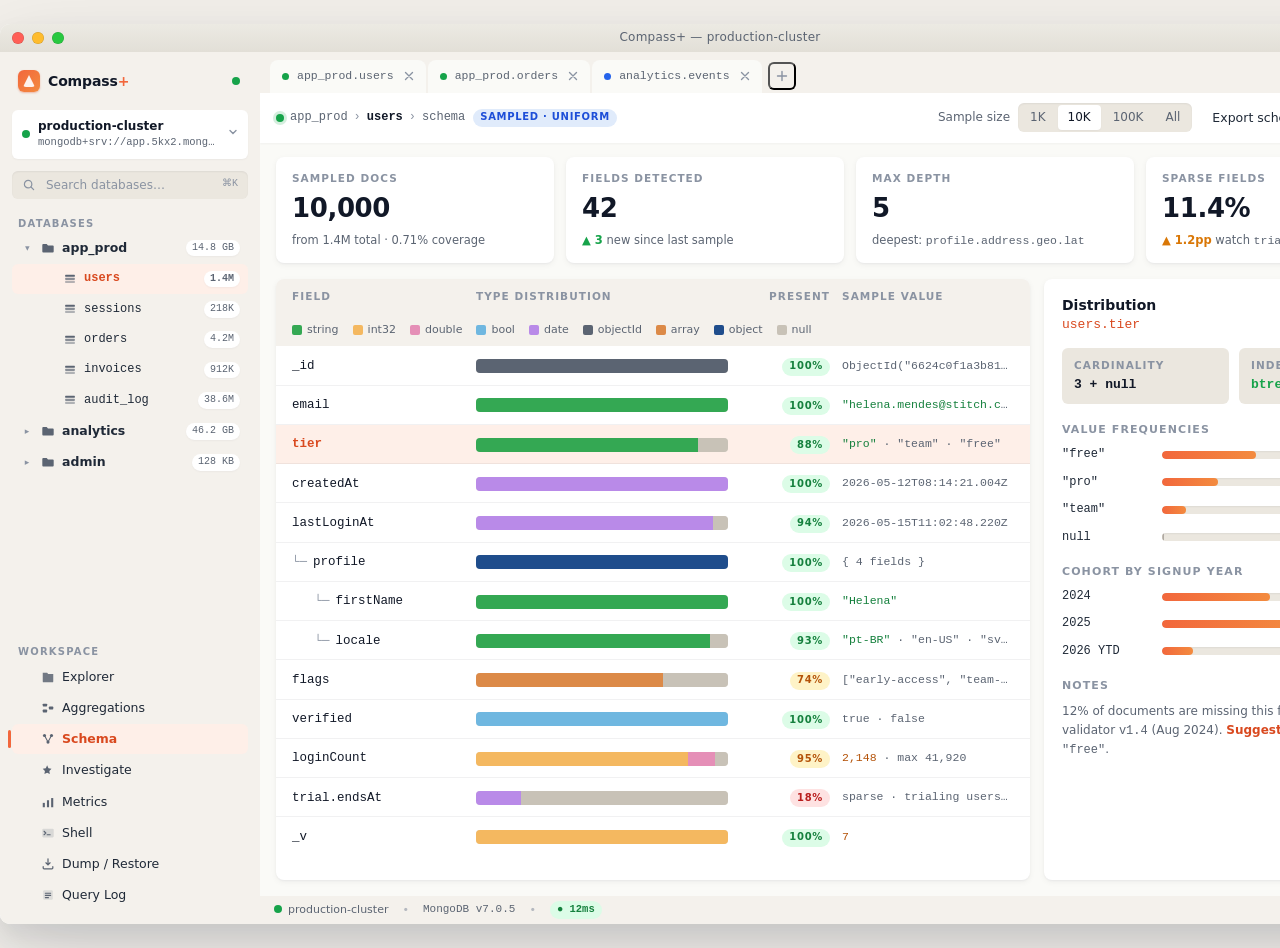
<file: ai_design/Прототип-·-5_15_2026/screens/06-schema.html>
<!doctype html>
<html lang="en">
<head>
<meta charset="utf-8">
<title>Compass+ — Schema · users</title>
<link rel="stylesheet" href="../assets/styles.css">
<style>
  .canvas {
    grid-area: main;
    display: grid;
    grid-template-rows: auto auto 1fr;
    background: var(--surface-0);
    min-height: 0;
  }
  .stat-row {
    display: grid;
    grid-template-columns: repeat(4, 1fr);
    gap: 12px;
    padding: 14px 16px 8px;
  }
  .stat-card {
    background: var(--surface-1);
    border-radius: var(--r-lg);
    box-shadow: var(--shadow-sm);
    padding: 14px 16px;
    display: flex; flex-direction: column;
    gap: 4px;
  }
  .stat-card .lbl {
    font-size: 10.5px;
    text-transform: uppercase;
    letter-spacing: 0.1em;
    color: var(--muted-2);
    font-weight: 600;
  }
  .stat-card .val {
    font-family: var(--font-display);
    font-size: 26px;
    font-weight: 600;
    letter-spacing: -0.015em;
    font-variant-numeric: tabular-nums;
  }
  .stat-card .meta { font-size: 11.5px; color: var(--muted); }
  .stat-card .meta .up { color: var(--success); font-weight: 600; }
  .stat-card .meta .down { color: var(--warning); font-weight: 600; }

  .schema-body {
    display: grid;
    grid-template-columns: 1fr 380px;
    gap: 14px;
    padding: 8px 16px 16px;
    overflow: hidden;
    min-height: 0;
  }

  .fields {
    background: var(--surface-1);
    border-radius: var(--r-lg);
    box-shadow: var(--shadow-sm);
    overflow: auto;
    min-height: 0;
  }
  .fields-head {
    display: grid;
    grid-template-columns: 1.5fr 2.2fr 90px 1.5fr;
    gap: 12px;
    padding: 10px 16px;
    background: var(--surface-2);
    font-size: 10.5px;
    text-transform: uppercase;
    letter-spacing: 0.1em;
    color: var(--muted-2);
    font-weight: 600;
    position: sticky; top: 0; z-index: 1;
  }
  .field-row {
    display: grid;
    grid-template-columns: 1.5fr 2.2fr 90px 1.5fr;
    gap: 12px;
    padding: 10px 16px;
    align-items: center;
    cursor: default;
  }
  .field-row + .field-row { box-shadow: 0 -1px 0 var(--hairline); }
  .field-row:hover { background: var(--surface-hover); }
  .field-row.is-active { background: var(--surface-active); }
  .field-row.is-active .name { color: var(--primary-700); font-weight: 700; }
  .field-row .name {
    font-family: var(--font-mono);
    font-size: 12.5px;
    color: var(--fg);
    display: flex; align-items: center; gap: 6px;
  }
  .field-row .name .indent { color: var(--muted-2); }
  .field-row .types {
    display: flex;
    height: 14px;
    border-radius: 4px;
    overflow: hidden;
    background: var(--surface-3);
    box-shadow: var(--shadow-inset);
  }
  .field-row .types > span {
    height: 100%;
    transition: filter 0.12s ease;
  }
  .t-string  { background: #34A853; }
  .t-int     { background: #F4B860; }
  .t-double  { background: #E58FB7; }
  .t-bool    { background: #6FB7E0; }
  .t-date    { background: #B98AE8; }
  .t-objectid{ background: #5B6472; }
  .t-array   { background: #DC8A48; }
  .t-object  { background: #1F4D8C; }
  .t-null    { background: #C8C2B7; }
  .field-row .sample {
    font-family: var(--font-mono);
    font-size: 11.5px;
    color: var(--muted);
    white-space: nowrap;
    overflow: hidden;
    text-overflow: ellipsis;
  }
  .field-row .sample .v-str { color: #15803D; }
  .field-row .sample .v-num { color: #B45309; }

  .legend {
    display: flex;
    flex-wrap: wrap;
    gap: 10px 14px;
    padding: 8px 16px;
    background: var(--surface-2);
    font-size: 11px;
  }
  .legend .swatch { display: inline-flex; align-items: center; gap: 5px; color: var(--muted); }
  .legend .swatch::before {
    content: ""; width: 10px; height: 10px; border-radius: 2px;
  }
  .legend .s-string::before  { background: #34A853; }
  .legend .s-int::before     { background: #F4B860; }
  .legend .s-double::before  { background: #E58FB7; }
  .legend .s-bool::before    { background: #6FB7E0; }
  .legend .s-date::before    { background: #B98AE8; }
  .legend .s-objectid::before{ background: #5B6472; }
  .legend .s-array::before   { background: #DC8A48; }
  .legend .s-object::before  { background: #1F4D8C; }
  .legend .s-null::before    { background: #C8C2B7; }

  .dist-panel {
    background: var(--surface-1);
    border-radius: var(--r-lg);
    box-shadow: var(--shadow-sm);
    padding: 16px 18px;
    overflow: auto;
    min-height: 0;
  }
  .dist-head .title {
    font-family: var(--font-display);
    font-size: 14px;
    font-weight: 600;
  }
  .dist-head .field-path {
    font-family: var(--font-mono);
    color: var(--primary-700);
    font-size: 13px;
  }
  .dist-section { margin-top: 18px; }
  .dist-section h4 {
    font-size: 11px;
    text-transform: uppercase;
    letter-spacing: 0.1em;
    color: var(--muted-2);
    font-weight: 600;
    margin: 0 0 8px;
  }
  .histo {
    display: grid;
    grid-template-columns: 90px 1fr 60px;
    gap: 10px;
    align-items: center;
    font-size: 12px;
  }
  .histo .row { display: contents; }
  .histo .lbl { font-family: var(--font-mono); color: var(--fg-soft); white-space: nowrap; overflow: hidden; text-overflow: ellipsis; }
  .histo .bar {
    height: 8px; border-radius: 999px;
    background: var(--surface-3);
    overflow: hidden;
    box-shadow: var(--shadow-inset);
  }
  .histo .bar > i {
    display: block;
    height: 100%;
    background: linear-gradient(90deg, #F2673C, #F38B3F);
    border-radius: 999px;
  }
  .histo .n { font-family: var(--font-mono); font-variant-numeric: tabular-nums; color: var(--muted); text-align: right; font-size: 11px; }

  .summary-row {
    display: grid;
    grid-template-columns: 1fr 1fr;
    gap: 10px;
    margin-top: 14px;
  }
  .summary-row > div {
    background: var(--surface-3);
    border-radius: var(--r-md);
    padding: 10px 12px;
  }
  .summary-row .lbl {
    font-size: 10.5px; text-transform: uppercase; letter-spacing: 0.1em;
    color: var(--muted-2); font-weight: 600;
  }
  .summary-row .val {
    font-family: var(--font-mono);
    font-size: 13px;
    font-weight: 600;
    margin-top: 2px;
  }
</style>
</head>
<body>
<script src="../assets/shell.js"></script>
<script>
Shell.mount({
  root: document.body,
  title: 'Compass+ — production-cluster',
  sidebar: { activeNav: 'schema', activeColl: { db: 'app_prod', coll: 'users' } },
  body: `
    <div class="toolbar">
      <span class="breadcrumb">
        <span class="dot is-success"></span>
        <span class="crumb-db">app_prod</span>
        <span class="crumb-sep">›</span>
        <span class="crumb-coll">users</span>
        <span class="crumb-sep">›</span>
        <span class="mono" style="color:var(--muted);">schema</span>
      </span>
      <span class="pill is-info">sampled · uniform</span>
      <span class="toolbar-spacer"></span>
      <span class="muted" style="font-size:12px;">Sample size</span>
      <span class="seg">
        <span class="seg-item">1K</span>
        <span class="seg-item is-active">10K</span>
        <span class="seg-item">100K</span>
        <span class="seg-item">All</span>
      </span>
      <button class="btn">Export schema</button>
      <button class="btn btn-primary">Re-sample</button>
    </div>

    <div class="stat-row">
      <div class="stat-card">
        <div class="lbl">Sampled docs</div>
        <div class="val">10,000</div>
        <div class="meta">from 1.4M total · 0.71% coverage</div>
      </div>
      <div class="stat-card">
        <div class="lbl">Fields detected</div>
        <div class="val">42</div>
        <div class="meta"><span class="up">▲ 3</span> new since last sample</div>
      </div>
      <div class="stat-card">
        <div class="lbl">Max depth</div>
        <div class="val">5</div>
        <div class="meta">deepest: <span class="mono">profile.address.geo.lat</span></div>
      </div>
      <div class="stat-card">
        <div class="lbl">Sparse fields</div>
        <div class="val">11.4%</div>
        <div class="meta"><span class="down">▲ 1.2pp</span> watch <span class="mono">trial.*</span></div>
      </div>
    </div>

    <div class="schema-body">
      <div class="fields">
        <div class="fields-head">
          <span>Field</span>
          <span>Type distribution</span>
          <span style="text-align:right;">Present</span>
          <span>Sample value</span>
        </div>
        <div class="legend">
          <span class="swatch s-string">string</span>
          <span class="swatch s-int">int32</span>
          <span class="swatch s-double">double</span>
          <span class="swatch s-bool">bool</span>
          <span class="swatch s-date">date</span>
          <span class="swatch s-objectid">objectId</span>
          <span class="swatch s-array">array</span>
          <span class="swatch s-object">object</span>
          <span class="swatch s-null">null</span>
        </div>

        <div class="field-row">
          <span class="name">_id</span>
          <span class="types"><span class="t-objectid" style="width:100%;"></span></span>
          <span style="text-align:right;"><span class="pill is-success">100%</span></span>
          <span class="sample">ObjectId("6624c0f1a3b81e0042c19fd2")</span>
        </div>
        <div class="field-row">
          <span class="name">email</span>
          <span class="types"><span class="t-string" style="width:100%;"></span></span>
          <span style="text-align:right;"><span class="pill is-success">100%</span></span>
          <span class="sample"><span class="v-str">"helena.mendes@stitch.co"</span></span>
        </div>
        <div class="field-row is-active">
          <span class="name">tier</span>
          <span class="types"><span class="t-string" style="width:88%;"></span><span class="t-null" style="width:12%;"></span></span>
          <span style="text-align:right;"><span class="pill is-success">88%</span></span>
          <span class="sample"><span class="v-str">"pro"</span> · "team" · "free"</span>
        </div>
        <div class="field-row">
          <span class="name">createdAt</span>
          <span class="types"><span class="t-date" style="width:100%;"></span></span>
          <span style="text-align:right;"><span class="pill is-success">100%</span></span>
          <span class="sample">2026‑05‑12T08:14:21.004Z</span>
        </div>
        <div class="field-row">
          <span class="name">lastLoginAt</span>
          <span class="types"><span class="t-date" style="width:94%;"></span><span class="t-null" style="width:6%;"></span></span>
          <span style="text-align:right;"><span class="pill is-success">94%</span></span>
          <span class="sample">2026‑05‑15T11:02:48.220Z</span>
        </div>
        <div class="field-row">
          <span class="name"><span class="indent">└─</span>profile</span>
          <span class="types"><span class="t-object" style="width:100%;"></span></span>
          <span style="text-align:right;"><span class="pill is-success">100%</span></span>
          <span class="sample">{ 4 fields }</span>
        </div>
        <div class="field-row">
          <span class="name"><span class="indent">&nbsp;&nbsp;&nbsp;└─</span>firstName</span>
          <span class="types"><span class="t-string" style="width:100%;"></span></span>
          <span style="text-align:right;"><span class="pill is-success">100%</span></span>
          <span class="sample"><span class="v-str">"Helena"</span></span>
        </div>
        <div class="field-row">
          <span class="name"><span class="indent">&nbsp;&nbsp;&nbsp;└─</span>locale</span>
          <span class="types"><span class="t-string" style="width:93%;"></span><span class="t-null" style="width:7%;"></span></span>
          <span style="text-align:right;"><span class="pill is-success">93%</span></span>
          <span class="sample"><span class="v-str">"pt-BR"</span> · "en-US" · "sv-SE"</span>
        </div>
        <div class="field-row">
          <span class="name">flags</span>
          <span class="types"><span class="t-array" style="width:74%;"></span><span class="t-null" style="width:26%;"></span></span>
          <span style="text-align:right;"><span class="pill is-warning">74%</span></span>
          <span class="sample">["early-access", "team-admin"]</span>
        </div>
        <div class="field-row">
          <span class="name">verified</span>
          <span class="types"><span class="t-bool" style="width:100%;"></span></span>
          <span style="text-align:right;"><span class="pill is-success">100%</span></span>
          <span class="sample">true · false</span>
        </div>
        <div class="field-row">
          <span class="name">loginCount</span>
          <span class="types"><span class="t-int" style="width:84%;"></span><span class="t-double" style="width:11%;"></span><span class="t-null" style="width:5%;"></span></span>
          <span style="text-align:right;"><span class="pill is-warning">95%</span></span>
          <span class="sample"><span class="v-num">2,148</span> · max 41,920</span>
        </div>
        <div class="field-row">
          <span class="name">trial.endsAt</span>
          <span class="types"><span class="t-date" style="width:18%;"></span><span class="t-null" style="width:82%;"></span></span>
          <span style="text-align:right;"><span class="pill is-danger">18%</span></span>
          <span class="sample">sparse · trialing users only</span>
        </div>
        <div class="field-row">
          <span class="name">_v</span>
          <span class="types"><span class="t-int" style="width:100%;"></span></span>
          <span style="text-align:right;"><span class="pill is-success">100%</span></span>
          <span class="sample"><span class="v-num">7</span></span>
        </div>
      </div>

      <aside class="dist-panel">
        <div class="dist-head">
          <div class="title">Distribution</div>
          <div class="field-path">users.tier</div>
        </div>

        <div class="summary-row">
          <div>
            <div class="lbl">Cardinality</div>
            <div class="val">3 + null</div>
          </div>
          <div>
            <div class="lbl">Index</div>
            <div class="val" style="color:var(--success);">btree · used</div>
          </div>
        </div>

        <div class="dist-section">
          <h4>Value frequencies</h4>
          <div class="histo">
            <span class="lbl">"free"</span><span class="bar"><i style="width:54%;"></i></span><span class="n">5,402</span>
            <span class="lbl">"pro"</span><span class="bar"><i style="width:32%;"></i></span><span class="n">3,184</span>
            <span class="lbl">"team"</span><span class="bar"><i style="width:14%;"></i></span><span class="n">1,414</span>
            <span class="lbl">null</span><span class="bar"><i style="width:1%;background:linear-gradient(90deg,#C8C2B7,#A8A29C);"></i></span><span class="n">98</span>
          </div>
        </div>

        <div class="dist-section">
          <h4>Cohort by signup year</h4>
          <div class="histo">
            <span class="lbl">2024</span><span class="bar"><i style="width:62%;"></i></span><span class="n">6,201</span>
            <span class="lbl">2025</span><span class="bar"><i style="width:78%;"></i></span><span class="n">7,820</span>
            <span class="lbl">2026 YTD</span><span class="bar"><i style="width:18%;"></i></span><span class="n">1,773</span>
          </div>
        </div>

        <div class="dist-section">
          <h4>Notes</h4>
          <div style="font-size:12px;color:var(--muted);line-height:1.55;">
            12% of documents are missing this field — most predate validator <span class="mono">v1.4</span> (Aug 2024).
            <span style="color:var(--primary-700);font-weight:600;">Suggest a $set backfill</span> to <span class="mono">"free"</span>.
          </div>
        </div>
      </aside>
    </div>
  `
});
</script>
</body>
</html>
</file>
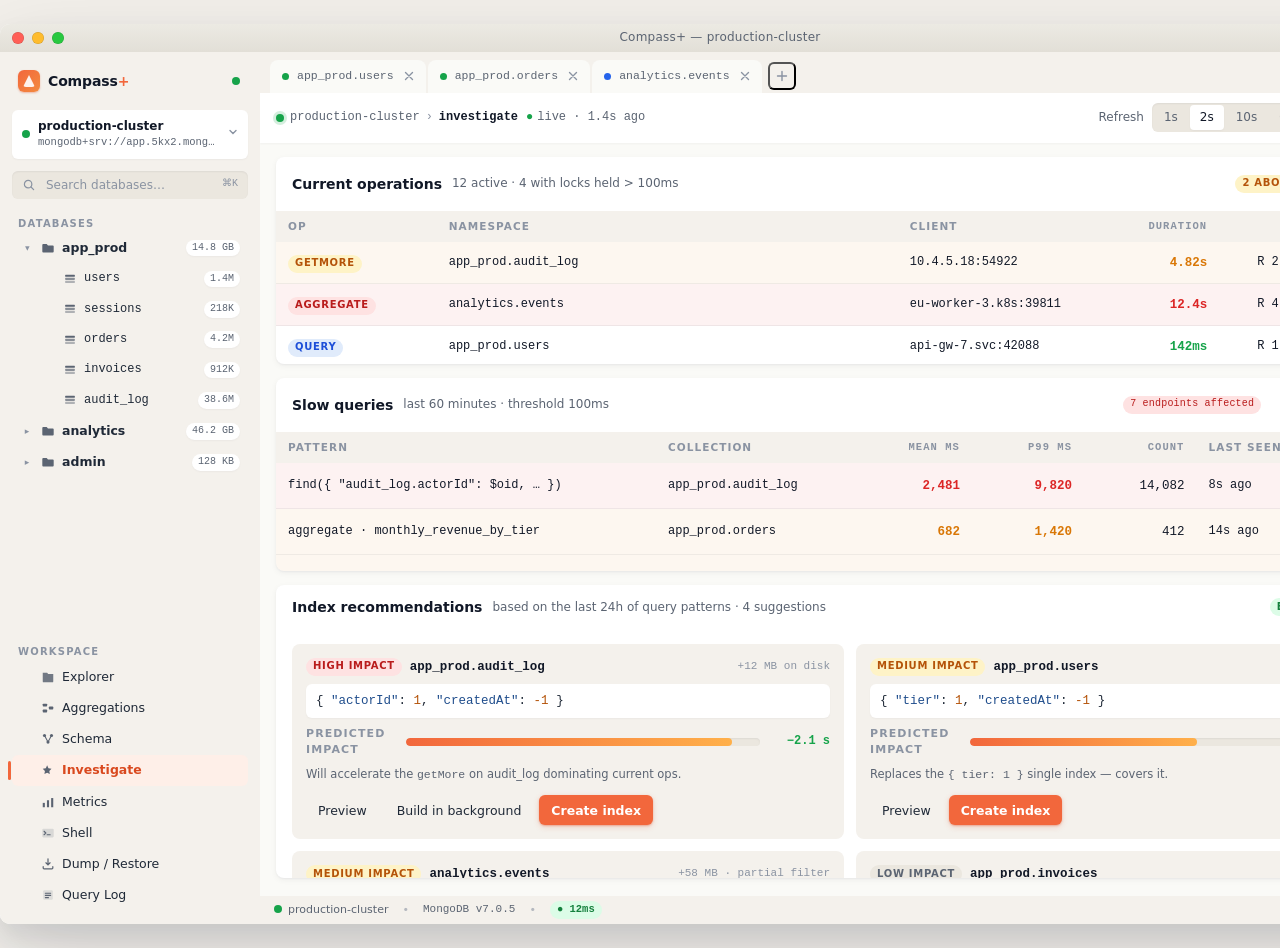
<file: ai_design/Прототип-·-5_15_2026/screens/07-investigate.html>
<!doctype html>
<html lang="en">
<head>
<meta charset="utf-8">
<title>Compass+ — Investigate</title>
<link rel="stylesheet" href="../assets/styles.css">
<style>
  .canvas {
    grid-area: main;
    display: grid;
    grid-template-rows: auto 1fr;
    min-height: 0;
  }
  .invest-body {
    overflow: auto;
    padding: 14px 16px 18px;
    background: var(--surface-0);
    display: flex; flex-direction: column;
    gap: 14px;
    min-height: 0;
  }
  .invest-card {
    background: var(--surface-1);
    border-radius: var(--r-lg);
    box-shadow: var(--shadow-sm);
    overflow: hidden;
  }
  .invest-head {
    display: flex; align-items: center; gap: 10px;
    padding: 12px 16px;
  }
  .invest-head .title { font-family: var(--font-display); font-size: 14px; font-weight: 600; }
  .invest-head .sub { font-size: 12px; color: var(--muted); }

  .tbl {
    width: 100%;
    border-collapse: collapse;
    font-size: 12.5px;
  }
  .tbl th, .tbl td {
    text-align: left;
    padding: 8px 12px;
    vertical-align: middle;
  }
  .tbl th {
    background: var(--surface-2);
    font-size: 10.5px;
    text-transform: uppercase;
    letter-spacing: 0.1em;
    color: var(--muted-2);
    font-weight: 600;
  }
  .tbl td { box-shadow: 0 -1px 0 var(--hairline); }
  .tbl tr:first-child td { box-shadow: none; }
  .tbl tr:hover td { background: var(--surface-hover); }
  .tbl .mono { font-family: var(--font-mono); font-size: 12px; }
  .tbl .ns {
    font-family: var(--font-mono);
    font-size: 12px;
    color: var(--fg);
  }
  .tbl .num {
    font-family: var(--font-mono);
    font-variant-numeric: tabular-nums;
    text-align: right;
  }
  .tbl tr.is-warn td { background: rgba(217, 119, 6, 0.06); }
  .tbl tr.is-warn:hover td { background: rgba(217, 119, 6, 0.12); }
  .tbl tr.is-danger td { background: rgba(220, 38, 38, 0.06); }
  .tbl tr.is-danger:hover td { background: rgba(220, 38, 38, 0.12); }
  .tbl .duration { font-family: var(--font-mono); font-variant-numeric: tabular-nums; font-weight: 600; }
  .duration.ok   { color: var(--success); }
  .duration.warn { color: var(--warning); }
  .duration.bad  { color: var(--danger); }

  .heart {
    display: inline-flex; align-items: center; gap: 4px;
    font-family: var(--font-mono);
    font-variant-numeric: tabular-nums;
    color: var(--muted);
    font-size: 12px;
  }
  .heart::before {
    content: "●";
    color: var(--success);
    animation: pulse 1.4s infinite;
  }

  .reco-grid {
    display: grid;
    grid-template-columns: repeat(2, 1fr);
    gap: 12px;
    padding: 14px 16px 16px;
  }
  .reco {
    background: var(--surface-2);
    border-radius: var(--r-lg);
    padding: 14px;
    display: flex; flex-direction: column;
    gap: 8px;
  }
  .reco .reco-head {
    display: flex; align-items: center; gap: 8px;
  }
  .reco .ns {
    font-family: var(--font-mono);
    font-size: 12.5px;
    font-weight: 600;
  }
  .reco-spec {
    font-family: var(--font-mono);
    font-size: 12.5px;
    color: var(--fg-soft);
    background: var(--surface-1);
    padding: 8px 10px;
    border-radius: var(--r-md);
    box-shadow: var(--shadow-xs);
  }
  .reco-spec .tok-key { color: #1F4D8C; }
  .reco-spec .tok-num { color: #B45309; }

  .impact {
    display: grid;
    grid-template-columns: 90px 1fr 60px;
    align-items: center; gap: 10px;
  }
  .impact .ilbl { font-size: 11px; color: var(--muted-2); font-weight: 600; text-transform: uppercase; letter-spacing: 0.1em; }
  .impact .ibar {
    height: 8px;
    border-radius: 999px;
    background: var(--surface-3);
    box-shadow: var(--shadow-inset);
    overflow: hidden;
  }
  .impact .ibar > i {
    display: block; height: 100%;
    border-radius: 999px;
    background: linear-gradient(90deg, #F2673C 0%, #FFB04A 100%);
  }
  .impact .iout {
    text-align: right;
    font-family: var(--font-mono);
    font-variant-numeric: tabular-nums;
    color: var(--success);
    font-weight: 600;
    font-size: 12px;
  }
  .reco .actions { display: flex; gap: 6px; margin-top: 4px; }
</style>
</head>
<body>
<script src="../assets/shell.js"></script>
<script>
Shell.mount({
  root: document.body,
  title: 'Compass+ — production-cluster',
  sidebar: { activeNav: 'investigate', activeColl: null },
  body: `
    <div class="toolbar">
      <span class="breadcrumb">
        <span class="dot is-success"></span>
        <span class="mono" style="color:var(--muted);">production-cluster</span>
        <span class="crumb-sep">›</span>
        <span class="mono" style="color:var(--fg);font-weight:600;">investigate</span>
      </span>
      <span class="heart">live · 1.4s ago</span>
      <span class="toolbar-spacer"></span>
      <span class="muted" style="font-size:12px;">Refresh</span>
      <span class="seg">
        <span class="seg-item">1s</span>
        <span class="seg-item is-active">2s</span>
        <span class="seg-item">10s</span>
        <span class="seg-item">Off</span>
      </span>
      <button class="btn">Export report</button>
    </div>

    <div class="invest-body">
      <!-- a) Current operations -->
      <section class="invest-card">
        <div class="invest-head">
          <span class="title">Current operations</span>
          <span class="sub">12 active · 4 with locks held > 100ms</span>
          <span class="spacer" style="flex:1;"></span>
          <span class="pill is-warning">2 above SLA</span>
          <button class="btn">Filter…</button>
        </div>
        <table class="tbl">
          <thead>
            <tr>
              <th style="width:14%;">Op</th>
              <th>Namespace</th>
              <th style="width:18%;">Client</th>
              <th style="width:10%;" class="num">Duration</th>
              <th style="width:10%;" class="num">Locks</th>
              <th style="width:90px;"></th>
            </tr>
          </thead>
          <tbody>
            <tr class="is-warn">
              <td><span class="pill is-warning">getMore</span></td>
              <td class="ns">app_prod.audit_log</td>
              <td class="mono">10.4.5.18:54922</td>
              <td class="num duration warn">4.82s</td>
              <td class="num mono">R 2 / W 0</td>
              <td><button class="btn btn-danger" style="padding:0 10px;height:26px;font-size:11.5px;">Kill</button></td>
            </tr>
            <tr class="is-danger">
              <td><span class="pill is-danger">aggregate</span></td>
              <td class="ns">analytics.events</td>
              <td class="mono">eu-worker-3.k8s:39811</td>
              <td class="num duration bad">12.4s</td>
              <td class="num mono">R 4 / W 0</td>
              <td><button class="btn btn-danger" style="padding:0 10px;height:26px;font-size:11.5px;">Kill</button></td>
            </tr>
            <tr>
              <td><span class="pill is-info">query</span></td>
              <td class="ns">app_prod.users</td>
              <td class="mono">api-gw-7.svc:42088</td>
              <td class="num duration ok">142ms</td>
              <td class="num mono">R 1 / W 0</td>
              <td><button class="btn btn-danger" style="padding:0 10px;height:26px;font-size:11.5px;opacity:0.45;">Kill</button></td>
            </tr>
            <tr>
              <td><span class="pill is-success">insert</span></td>
              <td class="ns">app_prod.orders</td>
              <td class="mono">checkout-2.svc:58104</td>
              <td class="num duration ok">8ms</td>
              <td class="num mono">R 0 / W 1</td>
              <td><button class="btn btn-danger" style="padding:0 10px;height:26px;font-size:11.5px;opacity:0.45;">Kill</button></td>
            </tr>
            <tr>
              <td><span class="pill is-violet">command</span></td>
              <td class="ns">admin.$cmd · serverStatus</td>
              <td class="mono">compass+ (mac)</td>
              <td class="num duration ok">2ms</td>
              <td class="num mono">R 0 / W 0</td>
              <td><button class="btn btn-danger" style="padding:0 10px;height:26px;font-size:11.5px;opacity:0.45;">Kill</button></td>
            </tr>
            <tr class="is-warn">
              <td><span class="pill is-warning">update</span></td>
              <td class="ns">app_prod.sessions</td>
              <td class="mono">api-gw-3.svc:33820</td>
              <td class="num duration warn">2.10s</td>
              <td class="num mono">R 0 / W 2</td>
              <td><button class="btn btn-danger" style="padding:0 10px;height:26px;font-size:11.5px;">Kill</button></td>
            </tr>
          </tbody>
        </table>
      </section>

      <!-- b) Slow queries -->
      <section class="invest-card">
        <div class="invest-head">
          <span class="title">Slow queries</span>
          <span class="sub">last 60 minutes · threshold 100ms</span>
          <span class="spacer" style="flex:1;"></span>
          <span class="pill is-mono is-danger">7 endpoints affected</span>
          <button class="btn">Lower threshold…</button>
        </div>
        <table class="tbl">
          <thead>
            <tr>
              <th style="width:34%;">Pattern</th>
              <th style="width:18%;">Collection</th>
              <th class="num" style="width:10%;">Mean ms</th>
              <th class="num" style="width:10%;">P99 ms</th>
              <th class="num" style="width:10%;">Count</th>
              <th style="width:12%;">Last seen</th>
              <th style="width:90px;"></th>
            </tr>
          </thead>
          <tbody>
            <tr class="is-danger">
              <td class="mono">find({ "audit_log.actorId": $oid, … })</td>
              <td class="ns">app_prod.audit_log</td>
              <td class="num duration bad">2,481</td>
              <td class="num duration bad">9,820</td>
              <td class="num">14,082</td>
              <td class="mono">8s ago</td>
              <td><button class="btn">Explain</button></td>
            </tr>
            <tr class="is-warn">
              <td class="mono">aggregate · monthly_revenue_by_tier</td>
              <td class="ns">app_prod.orders</td>
              <td class="num duration warn">682</td>
              <td class="num duration warn">1,420</td>
              <td class="num">412</td>
              <td class="mono">14s ago</td>
              <td><button class="btn">Explain</button></td>
            </tr>
            <tr class="is-warn">
              <td class="mono">find({ tier: ?, createdAt: { $gte: ? } })</td>
              <td class="ns">app_prod.users</td>
              <td class="num duration warn">412</td>
              <td class="num duration warn">980</td>
              <td class="num">9,210</td>
              <td class="mono">21s ago</td>
              <td><button class="btn">Explain</button></td>
            </tr>
            <tr>
              <td class="mono">update({ _id: ?, $inc: { count: 1 } })</td>
              <td class="ns">analytics.events</td>
              <td class="num duration ok">88</td>
              <td class="num duration warn">240</td>
              <td class="num">82,041</td>
              <td class="mono">1s ago</td>
              <td><button class="btn">Explain</button></td>
            </tr>
            <tr>
              <td class="mono">find({ status: ?, userId: ? })</td>
              <td class="ns">app_prod.invoices</td>
              <td class="num duration ok">42</td>
              <td class="num duration ok">94</td>
              <td class="num">3,128</td>
              <td class="mono">3s ago</td>
              <td><button class="btn">Explain</button></td>
            </tr>
          </tbody>
        </table>
      </section>

      <!-- c) Index recommendations -->
      <section class="invest-card">
        <div class="invest-head">
          <span class="title">Index recommendations</span>
          <span class="sub">based on the last 24h of query patterns · 4 suggestions</span>
          <span class="spacer" style="flex:1;"></span>
          <span class="pill is-success">est. −38% latency</span>
        </div>
        <div class="reco-grid">

          <div class="reco">
            <div class="reco-head">
              <span class="pill is-danger">high impact</span>
              <span class="ns">app_prod.audit_log</span>
              <span class="spacer" style="flex:1;"></span>
              <span class="mono muted-2" style="font-size:11px;">+12 MB on disk</span>
            </div>
            <div class="reco-spec">{ <span class="tok-key">"actorId"</span>: <span class="tok-num">1</span>, <span class="tok-key">"createdAt"</span>: <span class="tok-num">-1</span> }</div>
            <div class="impact">
              <span class="ilbl">Predicted impact</span>
              <span class="ibar"><i style="width:92%;"></i></span>
              <span class="iout">−2.1 s</span>
            </div>
            <div style="font-size:11.5px;color:var(--muted);">Will accelerate the <span class="mono">getMore</span> on audit_log dominating current ops.</div>
            <div class="actions">
              <button class="btn">Preview</button>
              <button class="btn">Build in background</button>
              <button class="btn btn-primary">Create index</button>
            </div>
          </div>

          <div class="reco">
            <div class="reco-head">
              <span class="pill is-warning">medium impact</span>
              <span class="ns">app_prod.users</span>
              <span class="spacer" style="flex:1;"></span>
              <span class="mono muted-2" style="font-size:11px;">+3.4 MB on disk</span>
            </div>
            <div class="reco-spec">{ <span class="tok-key">"tier"</span>: <span class="tok-num">1</span>, <span class="tok-key">"createdAt"</span>: <span class="tok-num">-1</span> }</div>
            <div class="impact">
              <span class="ilbl">Predicted impact</span>
              <span class="ibar"><i style="width:64%;"></i></span>
              <span class="iout">−320 ms</span>
            </div>
            <div style="font-size:11.5px;color:var(--muted);">Replaces the <span class="mono">{ tier: 1 }</span> single index — covers it.</div>
            <div class="actions">
              <button class="btn">Preview</button>
              <button class="btn btn-primary">Create index</button>
            </div>
          </div>

          <div class="reco">
            <div class="reco-head">
              <span class="pill is-warning">medium impact</span>
              <span class="ns">analytics.events</span>
              <span class="spacer" style="flex:1;"></span>
              <span class="mono muted-2" style="font-size:11px;">+58 MB · partial filter</span>
            </div>
            <div class="reco-spec">{ <span class="tok-key">"_id"</span>: <span class="tok-num">1</span> }, <span class="muted" style="font-size:11.5px;">partial: { count: { $gt: 0 } }</span></div>
            <div class="impact">
              <span class="ilbl">Predicted impact</span>
              <span class="ibar"><i style="width:48%;"></i></span>
              <span class="iout">−110 ms</span>
            </div>
            <div style="font-size:11.5px;color:var(--muted);">Skips the 38M zero-count rows — keeps index tiny.</div>
            <div class="actions">
              <button class="btn">Preview</button>
              <button class="btn btn-primary">Create index</button>
            </div>
          </div>

          <div class="reco">
            <div class="reco-head">
              <span class="pill">low impact</span>
              <span class="ns">app_prod.invoices</span>
              <span class="spacer" style="flex:1;"></span>
              <span class="mono muted-2" style="font-size:11px;">+0.9 MB</span>
            </div>
            <div class="reco-spec">{ <span class="tok-key">"status"</span>: <span class="tok-num">1</span>, <span class="tok-key">"userId"</span>: <span class="tok-num">1</span> }</div>
            <div class="impact">
              <span class="ilbl">Predicted impact</span>
              <span class="ibar"><i style="width:22%;"></i></span>
              <span class="iout">−48 ms</span>
            </div>
            <div style="font-size:11.5px;color:var(--muted);">Marginal — defer unless invoice list is hot.</div>
            <div class="actions">
              <button class="btn">Preview</button>
              <button class="btn">Dismiss</button>
            </div>
          </div>

        </div>
      </section>
    </div>
  `
});
</script>
</body>
</html>
</file>
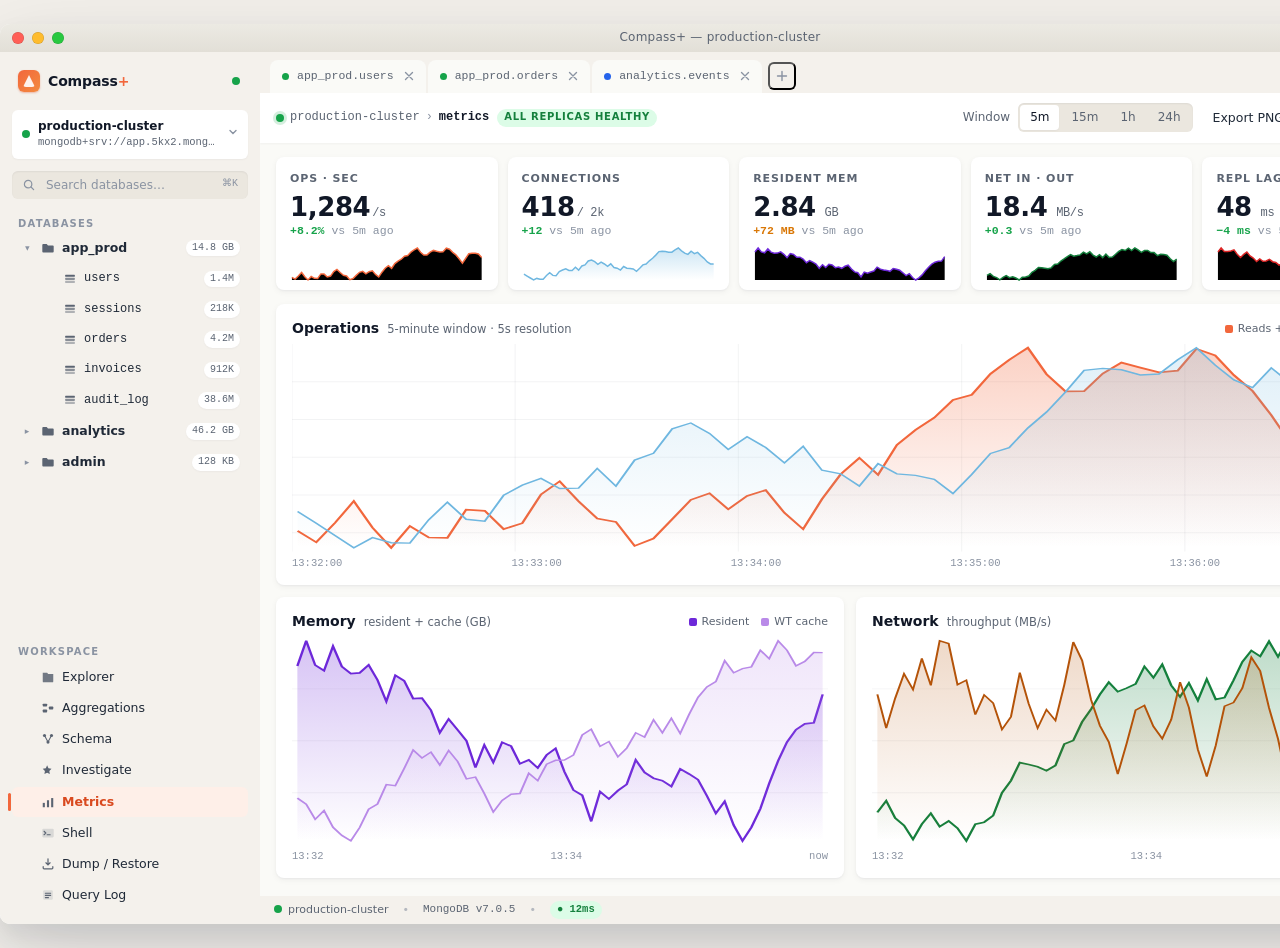
<file: ai_design/Прототип-·-5_15_2026/screens/08-metrics.html>
<!doctype html>
<html lang="en">
<head>
<meta charset="utf-8">
<title>Compass+ — Metrics</title>
<link rel="stylesheet" href="../assets/styles.css">
<style>
  .canvas {
    grid-area: main;
    display: grid;
    grid-template-rows: auto 1fr;
    background: var(--surface-0);
    min-height: 0;
  }
  .metrics-body {
    overflow: auto;
    padding: 14px 16px 18px;
    display: flex; flex-direction: column;
    gap: 14px;
    min-height: 0;
  }
  .kpi-row {
    display: grid;
    grid-template-columns: repeat(5, 1fr);
    gap: 10px;
  }
  .kpi {
    background: var(--surface-1);
    border-radius: var(--r-lg);
    box-shadow: var(--shadow-sm);
    padding: 14px 14px 8px;
  }
  .kpi .lbl {
    display: flex; align-items: center; gap: 6px;
    font-size: 11px;
    color: var(--muted);
    text-transform: uppercase;
    letter-spacing: 0.08em;
    font-weight: 600;
  }
  .kpi .val {
    font-family: var(--font-display);
    font-size: 26px;
    font-weight: 600;
    letter-spacing: -0.015em;
    font-variant-numeric: tabular-nums;
    margin-top: 6px;
    line-height: 1.1;
  }
  .kpi .unit {
    font-size: 12px;
    color: var(--muted);
    font-family: var(--font-mono);
    font-weight: 500;
    margin-left: 2px;
  }
  .kpi .delta {
    font-family: var(--font-mono);
    font-size: 11.5px;
    font-weight: 600;
    margin-top: 2px;
  }
  .delta.up { color: var(--success); }
  .delta.down { color: var(--warning); }
  .delta.bad { color: var(--danger); }

  .sparkline {
    display: block;
    margin-top: 6px;
    width: 100%;
    height: 36px;
  }

  .charts-grid {
    display: grid;
    grid-template-columns: 1fr 1fr;
    grid-template-rows: 1fr 1fr;
    gap: 12px;
    min-height: 0;
  }
  .chart {
    background: var(--surface-1);
    border-radius: var(--r-lg);
    box-shadow: var(--shadow-sm);
    padding: 14px 16px;
    display: flex; flex-direction: column;
    min-height: 0;
  }
  .chart .head {
    display: flex; align-items: baseline; gap: 8px;
    margin-bottom: 6px;
  }
  .chart .title { font-family: var(--font-display); font-size: 14px; font-weight: 600; }
  .chart .sub { font-size: 11.5px; color: var(--muted); }
  .chart .legend {
    display: flex; gap: 12px;
    margin-left: auto;
    font-size: 11px;
    color: var(--muted);
  }
  .chart .legend .l {
    display: inline-flex; align-items: center; gap: 5px;
  }
  .chart .legend .l::before {
    content: ""; width: 8px; height: 8px; border-radius: 2px;
  }
  .l.l-ops::before  { background: #F2673C; }
  .l.l-cmd::before  { background: #6FB7E0; }
  .l.l-mem::before  { background: #6D28D9; }
  .l.l-cache::before{ background: #B98AE8; }
  .l.l-in::before   { background: #15803D; }
  .l.l-out::before  { background: #B45309; }
  .l.l-lag::before  { background: #DC2626; }

  .chart svg { flex: 1; width: 100%; min-height: 0; }
</style>
</head>
<body>
<script src="../assets/shell.js"></script>
<script>
function sparkPath(values, w, h, pad) {
  pad = pad || 2;
  const max = Math.max(...values), min = Math.min(...values);
  const span = (max - min) || 1;
  const step = (w - pad*2) / (values.length - 1);
  return values.map((v, i) => {
    const x = pad + i * step;
    const y = pad + (1 - (v - min) / span) * (h - pad*2);
    return (i === 0 ? 'M' : 'L') + x.toFixed(1) + ' ' + y.toFixed(1);
  }).join(' ');
}
function areaPath(values, w, h, pad) {
  pad = pad || 4;
  const max = Math.max(...values), min = Math.min(...values);
  const span = (max - min) || 1;
  const step = (w - pad*2) / (values.length - 1);
  const pts = values.map((v, i) => {
    const x = pad + i * step;
    const y = pad + (1 - (v - min) / span) * (h - pad*2);
    return x.toFixed(1) + ' ' + y.toFixed(1);
  });
  return 'M' + pts[0] + ' ' + pts.slice(1).map(p => 'L' + p).join(' ') + ' L' + (w - pad).toFixed(1) + ' ' + (h - pad).toFixed(1) + ' L' + pad.toFixed(1) + ' ' + (h - pad).toFixed(1) + ' Z';
}
function strokePath(values, w, h, pad) {
  pad = pad || 4;
  const max = Math.max(...values), min = Math.min(...values);
  const span = (max - min) || 1;
  const step = (w - pad*2) / (values.length - 1);
  return values.map((v, i) => {
    const x = pad + i * step;
    const y = pad + (1 - (v - min) / span) * (h - pad*2);
    return (i === 0 ? 'M' : 'L') + x.toFixed(1) + ' ' + y.toFixed(1);
  }).join(' ');
}

// Pseudo-random but deterministic real-looking series
function series(base, amp, n, seed, drift) {
  const out = [];
  let v = base;
  let s = seed;
  for (let i = 0; i < n; i++) {
    s = (s * 9301 + 49297) % 233280;
    const r = s / 233280;
    v = v + (r - 0.5) * amp + (drift || 0);
    out.push(Math.max(0, v));
  }
  return out;
}

const opsData    = series(1180, 60, 60, 33,  1.2);
const cmdData    = series(420,  40, 60, 21,  0.3);
const memData    = series(2840, 50, 60, 17,  0.6);
const cacheData  = series(1820, 35, 60, 51,  0.4);
const netInData  = series(18.4, 1.2, 60, 12, 0.02);
const netOutData = series(11.1, 0.9, 60, 28, 0.01);
const lagData    = series(48,   8,  60, 41, -0.4);

const kpis = [
  { lbl: 'Ops · sec',     val: '1,284',   unit: '/s',     delta: '+8.2%',  trend: 'up',   d: opsData,    color: '#F2673C' },
  { lbl: 'Connections',   val: '418',     unit: '/ 2k',   delta: '+12',    trend: 'up',   d: cmdData,    color: '#6FB7E0' },
  { lbl: 'Resident mem',  val: '2.84',    unit: ' GB',    delta: '+72 MB', trend: 'down', d: memData,    color: '#6D28D9' },
  { lbl: 'Net in · out',  val: '18.4',    unit: ' MB/s',  delta: '+0.3',   trend: 'up',   d: netInData,  color: '#15803D' },
  { lbl: 'Repl lag',      val: '48',      unit: ' ms',    delta: '−4 ms',  trend: 'up',   d: lagData,    color: '#DC2626' },
];

Shell.mount({
  root: document.body,
  title: 'Compass+ — production-cluster',
  sidebar: { activeNav: 'metrics', activeColl: null },
  body: `
    <div class="toolbar">
      <span class="breadcrumb">
        <span class="dot is-success"></span>
        <span class="mono" style="color:var(--muted);">production-cluster</span>
        <span class="crumb-sep">›</span>
        <span class="mono" style="color:var(--fg);font-weight:600;">metrics</span>
      </span>
      <span class="pill is-success">all replicas healthy</span>
      <span class="toolbar-spacer"></span>
      <span class="muted" style="font-size:12px;">Window</span>
      <span class="seg">
        <span class="seg-item is-active">5m</span>
        <span class="seg-item">15m</span>
        <span class="seg-item">1h</span>
        <span class="seg-item">24h</span>
      </span>
      <button class="btn">Export PNG</button>
      <button class="btn btn-primary">Pause stream</button>
    </div>

    <div class="metrics-body">
      <div class="kpi-row">
        ${kpis.map(k => `
          <div class="kpi">
            <div class="lbl">${k.lbl}</div>
            <div class="val">${k.val}<span class="unit">${k.unit}</span></div>
            <div class="delta ${k.trend === 'up' ? 'up' : 'down'}">${k.delta} <span class="muted-2" style="font-weight:400;">vs 5m ago</span></div>
            <svg class="sparkline" viewBox="0 0 200 36" preserveAspectRatio="none">
              <defs><linearGradient id="g${k.lbl.replace(/\\W/g,'')}" x1="0" y1="0" x2="0" y2="1">
                <stop offset="0%" stop-color="${k.color}" stop-opacity="0.35"/>
                <stop offset="100%" stop-color="${k.color}" stop-opacity="0"/>
              </linearGradient></defs>
              <path d="${areaPath(k.d, 200, 36, 2)}" fill="url(#g${k.lbl.replace(/\\W/g,'')})"/>
              <path d="${strokePath(k.d, 200, 36, 2)}" fill="none" stroke="${k.color}" stroke-width="1.5"/>
            </svg>
          </div>
        `).join('')}
      </div>

      <div class="charts-grid">
        <div class="chart" style="grid-column: 1 / 3;">
          <div class="head">
            <span class="title">Operations</span>
            <span class="sub">5-minute window · 5s resolution</span>
            <span class="legend">
              <span class="l l-ops">Reads + writes</span>
              <span class="l l-cmd">Commands</span>
            </span>
          </div>
          <svg viewBox="0 0 800 220" preserveAspectRatio="none">
            <defs>
              <linearGradient id="opsGrad" x1="0" y1="0" x2="0" y2="1">
                <stop offset="0%" stop-color="#F2673C" stop-opacity="0.30"/>
                <stop offset="100%" stop-color="#F2673C" stop-opacity="0"/>
              </linearGradient>
              <linearGradient id="cmdGrad" x1="0" y1="0" x2="0" y2="1">
                <stop offset="0%" stop-color="#6FB7E0" stop-opacity="0.22"/>
                <stop offset="100%" stop-color="#6FB7E0" stop-opacity="0"/>
              </linearGradient>
            </defs>
            ${[40, 80, 120, 160, 200].map(y => `<line x1="0" x2="800" y1="${y}" y2="${y}" stroke="rgba(17,24,39,0.05)" stroke-width="1"/>`).join('')}
            ${Array.from({length: 6}).map((_,i) => `<line x1="${i*160}" x2="${i*160}" y1="0" y2="220" stroke="rgba(17,24,39,0.04)" stroke-width="1"/>`).join('')}
            <path d="${areaPath(opsData, 800, 220, 4)}" fill="url(#opsGrad)"/>
            <path d="${strokePath(opsData, 800, 220, 4)}" fill="none" stroke="#F2673C" stroke-width="1.8"/>
            <path d="${areaPath(cmdData, 800, 220, 4)}" fill="url(#cmdGrad)"/>
            <path d="${strokePath(cmdData, 800, 220, 4)}" fill="none" stroke="#6FB7E0" stroke-width="1.5"/>
          </svg>
          <div style="display:flex;justify-content:space-between;font-family:var(--font-mono);font-size:10.5px;color:var(--muted-2);padding-top:4px;">
            <span>13:32:00</span><span>13:33:00</span><span>13:34:00</span><span>13:35:00</span><span>13:36:00</span><span>now</span>
          </div>
        </div>

        <div class="chart">
          <div class="head">
            <span class="title">Memory</span>
            <span class="sub">resident + cache (GB)</span>
            <span class="legend">
              <span class="l l-mem">Resident</span>
              <span class="l l-cache">WT cache</span>
            </span>
          </div>
          <svg viewBox="0 0 400 220" preserveAspectRatio="none">
            <defs>
              <linearGradient id="memGrad" x1="0" y1="0" x2="0" y2="1">
                <stop offset="0%" stop-color="#6D28D9" stop-opacity="0.28"/>
                <stop offset="100%" stop-color="#6D28D9" stop-opacity="0"/>
              </linearGradient>
              <linearGradient id="cacheGrad" x1="0" y1="0" x2="0" y2="1">
                <stop offset="0%" stop-color="#B98AE8" stop-opacity="0.22"/>
                <stop offset="100%" stop-color="#B98AE8" stop-opacity="0"/>
              </linearGradient>
            </defs>
            ${[55, 110, 165].map(y => `<line x1="0" x2="400" y1="${y}" y2="${y}" stroke="rgba(17,24,39,0.05)"/>`).join('')}
            <path d="${areaPath(memData, 400, 220, 4)}" fill="url(#memGrad)"/>
            <path d="${strokePath(memData, 400, 220, 4)}" fill="none" stroke="#6D28D9" stroke-width="1.8"/>
            <path d="${areaPath(cacheData, 400, 220, 4)}" fill="url(#cacheGrad)"/>
            <path d="${strokePath(cacheData, 400, 220, 4)}" fill="none" stroke="#B98AE8" stroke-width="1.5"/>
          </svg>
          <div style="display:flex;justify-content:space-between;font-family:var(--font-mono);font-size:10.5px;color:var(--muted-2);padding-top:4px;">
            <span>13:32</span><span>13:34</span><span>now</span>
          </div>
        </div>

        <div class="chart">
          <div class="head">
            <span class="title">Network</span>
            <span class="sub">throughput (MB/s)</span>
            <span class="legend">
              <span class="l l-in">In</span>
              <span class="l l-out">Out</span>
            </span>
          </div>
          <svg viewBox="0 0 400 220" preserveAspectRatio="none">
            <defs>
              <linearGradient id="inGrad" x1="0" y1="0" x2="0" y2="1">
                <stop offset="0%" stop-color="#15803D" stop-opacity="0.28"/>
                <stop offset="100%" stop-color="#15803D" stop-opacity="0"/>
              </linearGradient>
              <linearGradient id="outGrad" x1="0" y1="0" x2="0" y2="1">
                <stop offset="0%" stop-color="#B45309" stop-opacity="0.22"/>
                <stop offset="100%" stop-color="#B45309" stop-opacity="0"/>
              </linearGradient>
            </defs>
            ${[55, 110, 165].map(y => `<line x1="0" x2="400" y1="${y}" y2="${y}" stroke="rgba(17,24,39,0.05)"/>`).join('')}
            <path d="${areaPath(netInData, 400, 220, 4)}" fill="url(#inGrad)"/>
            <path d="${strokePath(netInData, 400, 220, 4)}" fill="none" stroke="#15803D" stroke-width="1.8"/>
            <path d="${areaPath(netOutData, 400, 220, 4)}" fill="url(#outGrad)"/>
            <path d="${strokePath(netOutData, 400, 220, 4)}" fill="none" stroke="#B45309" stroke-width="1.5"/>
          </svg>
          <div style="display:flex;justify-content:space-between;font-family:var(--font-mono);font-size:10.5px;color:var(--muted-2);padding-top:4px;">
            <span>13:32</span><span>13:34</span><span>now</span>
          </div>
        </div>
      </div>
    </div>
  `
});
</script>
</body>
</html>
</file>
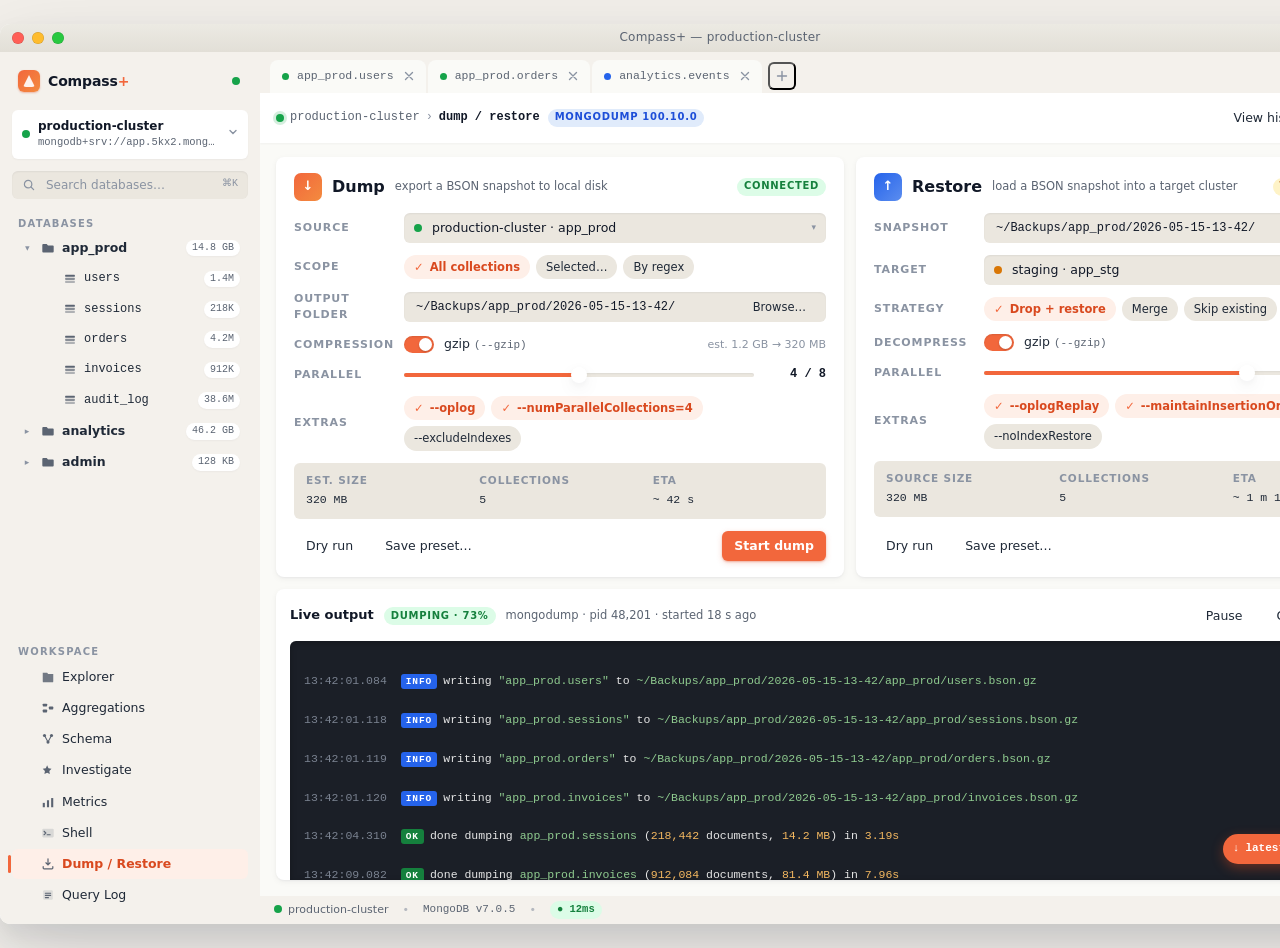
<file: ai_design/Прототип-·-5_15_2026/screens/09-dump-restore.html>
<!doctype html>
<html lang="en">
<head>
<meta charset="utf-8">
<title>Compass+ — Dump / Restore</title>
<link rel="stylesheet" href="../assets/styles.css">
<style>
  .canvas {
    grid-area: main;
    display: grid;
    grid-template-rows: auto 1fr;
    min-height: 0;
  }
  .dr-body {
    overflow: hidden;
    padding: 14px 16px 16px;
    background: var(--surface-0);
    display: grid;
    grid-template-rows: auto 1fr;
    gap: 12px;
    min-height: 0;
  }
  .pair-row {
    display: grid;
    grid-template-columns: 1fr 1fr;
    gap: 12px;
  }
  .op-card {
    background: var(--surface-1);
    border-radius: var(--r-lg);
    box-shadow: var(--shadow-sm);
    padding: 16px 18px;
    display: flex; flex-direction: column;
    gap: 12px;
  }
  .op-head {
    display: flex; align-items: center; gap: 10px;
  }
  .op-head .title { font-family: var(--font-display); font-size: 16px; font-weight: 600; }
  .op-head .sub   { font-size: 11.5px; color: var(--muted); }

  .form-row {
    display: grid;
    grid-template-columns: 100px 1fr;
    gap: 10px;
    align-items: center;
  }
  .form-row .lbl {
    font-size: 11px;
    font-weight: 600;
    text-transform: uppercase;
    letter-spacing: 0.08em;
    color: var(--muted-2);
  }

  .checks { display: flex; gap: 6px; flex-wrap: wrap; }
  .chk {
    display: inline-flex; align-items: center; gap: 6px;
    padding: 4px 10px;
    background: var(--surface-3);
    border-radius: 999px;
    font-size: 11.5px;
    color: var(--fg-soft);
    cursor: default;
  }
  .chk.is-on { background: var(--primary-50); color: var(--primary-700); font-weight: 600; }
  .chk.is-on::before { content: "✓"; color: var(--primary); font-weight: 700; }

  .toggle-row { display: flex; align-items: center; gap: 10px; font-size: 12.5px; color: var(--fg-soft); }
  .toggle {
    width: 30px; height: 17px;
    border-radius: 999px;
    background: var(--primary);
    position: relative; flex: none;
    box-shadow: inset 0 1px 2px rgba(0,0,0,0.1);
  }
  .toggle::after {
    content: ""; position: absolute; width: 13px; height: 13px;
    border-radius: 50%; background: #fff;
    top: 2px; left: 15px;
    box-shadow: 0 1px 2px rgba(0,0,0,0.2);
  }
  .toggle.is-off { background: #C8C2B7; }
  .toggle.is-off::after { left: 2px; }

  .slider {
    display: grid;
    grid-template-columns: 1fr auto;
    gap: 12px;
    align-items: center;
  }
  .slider .track {
    height: 4px;
    background: var(--surface-3);
    border-radius: 999px;
    position: relative;
    box-shadow: var(--shadow-inset);
  }
  .slider .fill {
    position: absolute;
    height: 100%;
    background: var(--primary);
    border-radius: 999px;
  }
  .slider .thumb {
    position: absolute;
    width: 16px; height: 16px;
    border-radius: 50%;
    background: #fff;
    box-shadow: var(--shadow-md);
    top: -6px;
    transform: translateX(-50%);
  }
  .slider .val {
    font-family: var(--font-mono);
    font-variant-numeric: tabular-nums;
    font-size: 12px;
    color: var(--fg);
    font-weight: 600;
    min-width: 60px;
    text-align: right;
  }

  .op-summary {
    background: var(--surface-3);
    border-radius: var(--r-md);
    padding: 10px 12px;
    font-size: 11.5px;
    color: var(--muted);
    display: grid;
    grid-template-columns: repeat(3, 1fr);
    gap: 4px 12px;
  }
  .op-summary .k { color: var(--muted-2); font-size: 10.5px; text-transform: uppercase; letter-spacing: 0.08em; font-weight: 600; }
  .op-summary .v { font-family: var(--font-mono); color: var(--fg-soft); }

  .cta-row {
    display: flex; align-items: center; gap: 8px;
    margin-top: auto;
  }

  .log-card {
    background: var(--surface-1);
    border-radius: var(--r-lg);
    box-shadow: var(--shadow-sm);
    padding: 12px 14px 0;
    display: flex; flex-direction: column;
    min-height: 0;
    overflow: hidden;
  }
  .log-head {
    display: flex; align-items: center; gap: 10px;
    padding-bottom: 10px;
  }
  .log-head .title { font-family: var(--font-display); font-size: 13px; font-weight: 600; }
  .log-stream {
    flex: 1;
    overflow: auto;
    background: var(--code-bg);
    color: var(--code-fg);
    border-radius: var(--r-md) var(--r-md) 0 0;
    font-family: var(--font-mono);
    font-size: 11.5px;
    line-height: 1.6;
    padding: 12px 14px;
    box-shadow: inset 0 2px 6px rgba(0,0,0,0.25);
    margin-bottom: 0;
    white-space: pre-wrap;
    position: relative;
  }
  .log-line { padding: 1px 0; }
  .log-time { color: var(--code-muted); }
  .log-tag {
    display: inline-block;
    font-size: 9.5px;
    text-transform: uppercase;
    letter-spacing: 0.1em;
    padding: 0 5px;
    border-radius: 3px;
    margin-right: 6px;
    color: #fff;
    font-weight: 600;
    background: #2563EB;
  }
  .log-tag.is-info { background: #2563EB; }
  .log-tag.is-ok   { background: #15803D; }
  .log-tag.is-warn { background: #B45309; }
  .log-tag.is-err  { background: #B91C1C; }
  .log-key { color: var(--code-key); }
  .log-str { color: var(--code-string); }
  .log-num { color: var(--code-number); }
  .log-stream::-webkit-scrollbar-thumb { background: rgba(255,255,255,0.18); }

  .scroll-pin {
    position: absolute;
    right: 16px;
    bottom: 16px;
    background: var(--primary);
    color: #fff;
    padding: 6px 10px;
    border-radius: 999px;
    font-size: 11px;
    font-weight: 600;
    display: inline-flex; align-items: center; gap: 6px;
    box-shadow: 0 4px 12px rgba(217,73,31,0.4);
  }
  .scroll-pin::before {
    content: "↓"; font-weight: 800;
  }
</style>
</head>
<body>
<script src="../assets/shell.js"></script>
<script>
Shell.mount({
  root: document.body,
  title: 'Compass+ — production-cluster',
  sidebar: { activeNav: 'dump', activeColl: null },
  body: `
    <div class="toolbar">
      <span class="breadcrumb">
        <span class="dot is-success"></span>
        <span class="mono" style="color:var(--muted);">production-cluster</span>
        <span class="crumb-sep">›</span>
        <span class="mono" style="color:var(--fg);font-weight:600;">dump / restore</span>
      </span>
      <span class="pill is-info">mongodump 100.10.0</span>
      <span class="toolbar-spacer"></span>
      <button class="btn">View history</button>
      <button class="btn">Schedule…</button>
    </div>

    <div class="dr-body">
      <div class="pair-row">

        <!-- DUMP -->
        <div class="op-card">
          <div class="op-head">
            <span style="display:inline-flex;width:28px;height:28px;border-radius:7px;background:linear-gradient(135deg,#F2673C,#F38B3F);color:#fff;align-items:center;justify-content:center;font-weight:700;">↓</span>
            <span class="title">Dump</span>
            <span class="sub">export a BSON snapshot to local disk</span>
            <span class="spacer" style="flex:1;"></span>
            <span class="pill is-success">connected</span>
          </div>

          <div class="form-row">
            <span class="lbl">Source</span>
            <div class="field">
              <span class="dot is-success"></span>
              <input value="production-cluster · app_prod" readonly>
              <span class="chev">▾</span>
            </div>
          </div>
          <div class="form-row">
            <span class="lbl">Scope</span>
            <div class="checks">
              <span class="chk is-on">All collections</span>
              <span class="chk">Selected…</span>
              <span class="chk">By regex</span>
            </div>
          </div>
          <div class="form-row">
            <span class="lbl">Output folder</span>
            <div class="field is-mono">
              <input value="~/Backups/app_prod/2026-05-15-13-42/" readonly>
              <button class="btn" style="height:22px;padding:0 10px;font-size:11.5px;">Browse…</button>
            </div>
          </div>
          <div class="form-row">
            <span class="lbl">Compression</span>
            <div class="toggle-row">
              <span class="toggle"></span>
              <span>gzip <span class="muted" style="font-family:var(--font-mono);font-size:11px;">(--gzip)</span></span>
              <span class="spacer" style="flex:1;"></span>
              <span class="muted-2" style="font-size:11px;">est. 1.2 GB → 320 MB</span>
            </div>
          </div>
          <div class="form-row">
            <span class="lbl">Parallel</span>
            <div class="slider">
              <div class="track">
                <div class="fill" style="width:50%;"></div>
                <div class="thumb" style="left:50%;"></div>
              </div>
              <div class="val">4 / 8</div>
            </div>
          </div>
          <div class="form-row">
            <span class="lbl">Extras</span>
            <div class="checks">
              <span class="chk is-on">--oplog</span>
              <span class="chk is-on">--numParallelCollections=4</span>
              <span class="chk">--excludeIndexes</span>
            </div>
          </div>

          <div class="op-summary">
            <span class="k">Est. size</span><span class="k">Collections</span><span class="k">ETA</span>
            <span class="v">320 MB</span><span class="v">5</span><span class="v">~ 42 s</span>
          </div>

          <div class="cta-row">
            <button class="btn">Dry run</button>
            <button class="btn">Save preset…</button>
            <span class="spacer" style="flex:1;"></span>
            <button class="btn btn-primary">Start dump</button>
          </div>
        </div>

        <!-- RESTORE -->
        <div class="op-card">
          <div class="op-head">
            <span style="display:inline-flex;width:28px;height:28px;border-radius:7px;background:linear-gradient(135deg,#2563EB,#5B8DEF);color:#fff;align-items:center;justify-content:center;font-weight:700;">↑</span>
            <span class="title">Restore</span>
            <span class="sub">load a BSON snapshot into a target cluster</span>
            <span class="spacer" style="flex:1;"></span>
            <span class="pill is-warning">target = staging</span>
          </div>

          <div class="form-row">
            <span class="lbl">Snapshot</span>
            <div class="field is-mono">
              <input value="~/Backups/app_prod/2026-05-15-13-42/" readonly>
              <button class="btn" style="height:22px;padding:0 10px;font-size:11.5px;">Browse…</button>
            </div>
          </div>
          <div class="form-row">
            <span class="lbl">Target</span>
            <div class="field">
              <span class="dot is-warning"></span>
              <input value="staging · app_stg" readonly>
              <span class="chev">▾</span>
            </div>
          </div>
          <div class="form-row">
            <span class="lbl">Strategy</span>
            <div class="checks">
              <span class="chk is-on">Drop + restore</span>
              <span class="chk">Merge</span>
              <span class="chk">Skip existing</span>
            </div>
          </div>
          <div class="form-row">
            <span class="lbl">Decompress</span>
            <div class="toggle-row">
              <span class="toggle"></span>
              <span>gzip <span class="muted" style="font-family:var(--font-mono);font-size:11px;">(--gzip)</span></span>
              <span class="spacer" style="flex:1;"></span>
              <span class="muted-2" style="font-size:11px;">auto-detected</span>
            </div>
          </div>
          <div class="form-row">
            <span class="lbl">Parallel</span>
            <div class="slider">
              <div class="track">
                <div class="fill" style="width:75%;"></div>
                <div class="thumb" style="left:75%;"></div>
              </div>
              <div class="val">6 / 8</div>
            </div>
          </div>
          <div class="form-row">
            <span class="lbl">Extras</span>
            <div class="checks">
              <span class="chk is-on">--oplogReplay</span>
              <span class="chk is-on">--maintainInsertionOrder</span>
              <span class="chk">--noIndexRestore</span>
            </div>
          </div>

          <div class="op-summary">
            <span class="k">Source size</span><span class="k">Collections</span><span class="k">ETA</span>
            <span class="v">320 MB</span><span class="v">5</span><span class="v">~ 1 m 12 s</span>
          </div>

          <div class="cta-row">
            <button class="btn">Dry run</button>
            <button class="btn">Save preset…</button>
            <span class="spacer" style="flex:1;"></span>
            <button class="btn btn-primary">Start restore</button>
          </div>
        </div>

      </div>

      <!-- LOG -->
      <div class="log-card">
        <div class="log-head">
          <span class="title">Live output</span>
          <span class="pill is-success">dumping · 73%</span>
          <span class="muted" style="font-size:11.5px;">mongodump · pid 48,201 · started 18 s ago</span>
          <span class="spacer" style="flex:1;"></span>
          <button class="btn">Pause</button>
          <button class="btn">Copy log</button>
          <button class="btn">Clear</button>
        </div>
        <div class="log-stream">
<div class="log-line"><span class="log-time">13:42:01.084  </span><span class="log-tag is-info">info</span>writing <span class="log-str">"app_prod.users"</span> to <span class="log-str">~/Backups/app_prod/2026-05-15-13-42/app_prod/users.bson.gz</span></div>
<div class="log-line"><span class="log-time">13:42:01.118  </span><span class="log-tag is-info">info</span>writing <span class="log-str">"app_prod.sessions"</span> to <span class="log-str">~/Backups/app_prod/2026-05-15-13-42/app_prod/sessions.bson.gz</span></div>
<div class="log-line"><span class="log-time">13:42:01.119  </span><span class="log-tag is-info">info</span>writing <span class="log-str">"app_prod.orders"</span> to <span class="log-str">~/Backups/app_prod/2026-05-15-13-42/app_prod/orders.bson.gz</span></div>
<div class="log-line"><span class="log-time">13:42:01.120  </span><span class="log-tag is-info">info</span>writing <span class="log-str">"app_prod.invoices"</span> to <span class="log-str">~/Backups/app_prod/2026-05-15-13-42/app_prod/invoices.bson.gz</span></div>
<div class="log-line"><span class="log-time">13:42:04.310  </span><span class="log-tag is-ok">ok</span>done dumping <span class="log-str">app_prod.sessions</span> (<span class="log-num">218,442</span> documents, <span class="log-num">14.2 MB</span>) in <span class="log-num">3.19s</span></div>
<div class="log-line"><span class="log-time">13:42:09.082  </span><span class="log-tag is-ok">ok</span>done dumping <span class="log-str">app_prod.invoices</span> (<span class="log-num">912,084</span> documents, <span class="log-num">81.4 MB</span>) in <span class="log-num">7.96s</span></div>
<div class="log-line"><span class="log-time">13:42:09.083  </span><span class="log-tag is-info">info</span>writing <span class="log-str">"app_prod.audit_log"</span> to <span class="log-str">~/Backups/app_prod/2026-05-15-13-42/app_prod/audit_log.bson.gz</span></div>
<div class="log-line"><span class="log-time">13:42:14.520  </span><span class="log-tag is-warn">warn</span>oplog window is <span class="log-num">28m</span> — consider pausing writes during a 12s snapshot</div>
<div class="log-line"><span class="log-time">13:42:17.118  </span><span class="log-tag is-ok">ok</span>done dumping <span class="log-str">app_prod.orders</span> (<span class="log-num">4,201,099</span> documents, <span class="log-num">198.4 MB</span>) in <span class="log-num">16.03s</span></div>
<div class="log-line"><span class="log-time">13:42:19.402  </span><span class="log-tag is-info">info</span>users: <span class="log-num">82%</span> · <span class="log-num">1,148,201 / 1,400,000</span> docs · <span class="log-num">42 MB/s</span></div>
<div class="log-line"><span class="log-time">13:42:19.404  </span><span class="log-tag is-info">info</span>audit_log: <span class="log-num">11%</span> · <span class="log-num">4,251,008 / 38,600,000</span> docs · <span class="log-num">36 MB/s</span></div>
<div class="log-line"><span class="log-time">13:42:19.500  </span><span class="log-time">  ▌</span></div>
<span class="scroll-pin">latest · 12 new lines</span>
        </div>
      </div>
    </div>
  `
});
</script>
</body>
</html>
</file>
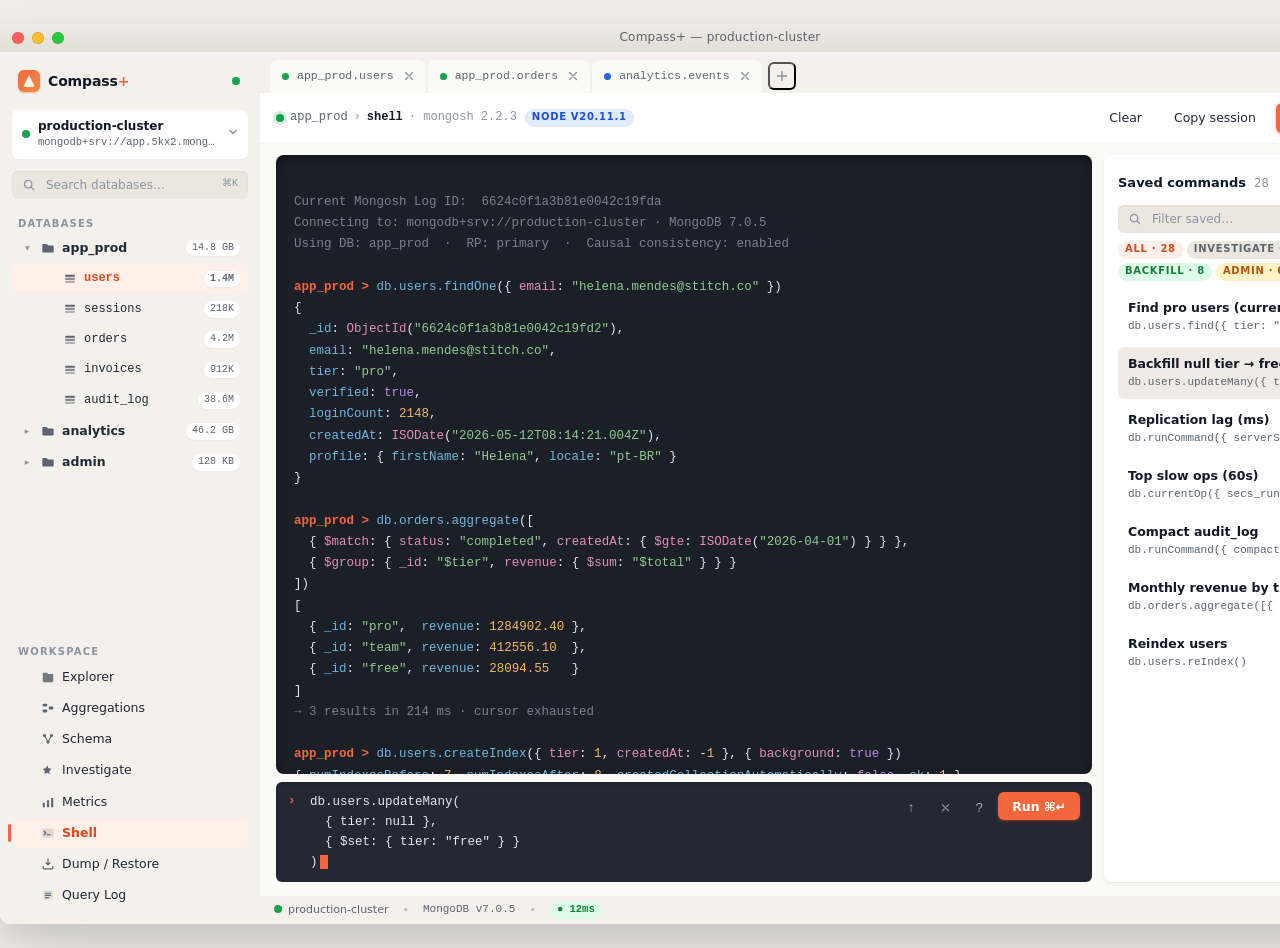
<file: ai_design/Прототип-·-5_15_2026/screens/10-shell.html>
<!doctype html>
<html lang="en">
<head>
<meta charset="utf-8">
<title>Compass+ — mongosh</title>
<link rel="stylesheet" href="../assets/styles.css">
<style>
  .canvas {
    grid-area: main;
    display: grid;
    grid-template-rows: auto 1fr;
    background: var(--surface-0);
    min-height: 0;
  }
  .shell-body {
    display: grid;
    grid-template-columns: 1fr 320px;
    gap: 12px;
    padding: 12px 16px 14px;
    overflow: hidden;
    min-height: 0;
  }
  .term-wrap {
    display: flex; flex-direction: column;
    overflow: hidden;
    min-height: 0;
  }
  .term {
    flex: 1;
    background: var(--code-bg);
    color: var(--code-fg);
    border-radius: var(--r-lg);
    font-family: var(--font-mono);
    font-size: 12.5px;
    line-height: 1.7;
    padding: 16px 18px;
    box-shadow: inset 0 4px 12px rgba(0,0,0,0.3);
    overflow: auto;
    white-space: pre-wrap;
    word-break: break-word;
  }
  .term-line .prompt { color: var(--code-prompt); font-weight: 600; }
  .term-line .ns { color: #6FB7E0; }
  .term-line.dim { color: var(--code-muted); }
  .term-line .cmd-key { color: var(--code-keyword); }
  .term-line .cmd-fn { color: var(--code-key); }
  .term-line .cmd-num { color: var(--code-number); }
  .term-line .cmd-str { color: var(--code-string); }
  .term-line .cmd-bool { color: var(--code-bool); }
  .term-out { color: var(--code-fg); }
  .term-out .k { color: var(--code-key); }
  .term-out .s { color: var(--code-string); }
  .term-out .n { color: var(--code-number); }
  .term-out .b { color: var(--code-bool); }
  .term-out .o { color: var(--code-muted); }
  .term-out .kw { color: var(--code-keyword); }

  .caret {
    display: inline-block;
    width: 8px; height: 14px;
    background: var(--code-prompt);
    vertical-align: text-bottom;
    margin-left: 2px;
  }

  .term-input {
    margin-top: 8px;
    background: var(--code-bg-2);
    border-radius: var(--r-md);
    padding: 10px 12px;
    color: var(--code-fg);
    font-family: var(--font-mono);
    font-size: 12.5px;
    box-shadow: inset 0 2px 4px rgba(0,0,0,0.2);
    display: grid;
    grid-template-columns: 14px 1fr auto;
    gap: 8px;
    align-items: flex-start;
  }
  .term-input .p { color: var(--code-prompt); font-weight: 600; }
  .term-input pre {
    margin: 0;
    color: var(--code-fg);
    white-space: pre-wrap;
    line-height: 1.6;
  }
  .term-input .term-actions { display: flex; gap: 4px; }
  .term-input .icon-btn { color: rgba(255,255,255,0.6); }
  .term-input .icon-btn:hover { background: rgba(255,255,255,0.08); color: #fff; }
  .term-input .btn-primary { padding: 0 14px; height: 28px; }

  .saved {
    background: var(--surface-1);
    border-radius: var(--r-lg);
    box-shadow: var(--shadow-sm);
    padding: 14px 14px 12px;
    display: flex; flex-direction: column;
    overflow: hidden;
    min-height: 0;
  }
  .saved-head { display: flex; align-items: center; gap: 8px; margin-bottom: 6px; }
  .saved-head .title { font-family: var(--font-display); font-size: 13px; font-weight: 600; }
  .saved-cats {
    display: flex; gap: 4px; flex-wrap: wrap;
    margin: 8px 0 10px;
  }
  .saved-cats .pill { cursor: default; }
  .saved-list { overflow: auto; display: flex; flex-direction: column; gap: 4px; padding-right: 4px; }
  .saved-item {
    display: grid;
    grid-template-columns: 1fr auto;
    gap: 8px;
    padding: 8px 10px;
    border-radius: var(--r-md);
    cursor: default;
  }
  .saved-item:hover { background: var(--surface-hover); }
  .saved-item .name { font-size: 12.5px; font-weight: 600; }
  .saved-item .body {
    font-family: var(--font-mono);
    font-size: 11px;
    color: var(--muted);
    white-space: nowrap;
    overflow: hidden;
    text-overflow: ellipsis;
    margin-top: 2px;
  }
  .saved-item .meta {
    font-family: var(--font-mono);
    font-size: 10.5px;
    color: var(--muted-2);
    text-align: right;
  }
</style>
</head>
<body>
<script src="../assets/shell.js"></script>
<script>
Shell.mount({
  root: document.body,
  title: 'Compass+ — production-cluster',
  sidebar: { activeNav: 'shell', activeColl: { db: 'app_prod', coll: 'users' } },
  body: `
    <div class="toolbar">
      <span class="breadcrumb">
        <span class="dot is-success"></span>
        <span class="crumb-db">app_prod</span>
        <span class="crumb-sep">›</span>
        <span class="mono" style="color:var(--fg);font-weight:600;">shell</span>
        <span class="mono" style="color:var(--muted-2);">· mongosh 2.2.3</span>
      </span>
      <span class="pill is-info">node v20.11.1</span>
      <span class="toolbar-spacer"></span>
      <button class="btn">Clear</button>
      <button class="btn">Copy session</button>
      <button class="btn btn-primary">＋ Save command</button>
    </div>

    <div class="shell-body">

      <div class="term-wrap">
        <div class="term">
<span class="term-line dim">Current Mongosh Log ID:  6624c0f1a3b81e0042c19fda</span>
<span class="term-line dim">Connecting to: mongodb+srv://production-cluster · MongoDB 7.0.5</span>
<span class="term-line dim">Using DB: app_prod  ·  RP: primary  ·  Causal consistency: enabled</span>

<span class="term-line"><span class="prompt">app_prod ></span> <span class="cmd-fn">db.users.findOne</span>({ <span class="cmd-key">email</span>: <span class="cmd-str">"helena.mendes@stitch.co"</span> })</span>
<span class="term-out">{
  <span class="k">_id</span>: <span class="kw">ObjectId</span>(<span class="s">"6624c0f1a3b81e0042c19fd2"</span>),
  <span class="k">email</span>: <span class="s">"helena.mendes@stitch.co"</span>,
  <span class="k">tier</span>: <span class="s">"pro"</span>,
  <span class="k">verified</span>: <span class="b">true</span>,
  <span class="k">loginCount</span>: <span class="n">2148</span>,
  <span class="k">createdAt</span>: <span class="kw">ISODate</span>(<span class="s">"2026-05-12T08:14:21.004Z"</span>),
  <span class="k">profile</span>: { <span class="k">firstName</span>: <span class="s">"Helena"</span>, <span class="k">locale</span>: <span class="s">"pt-BR"</span> }
}</span>

<span class="term-line"><span class="prompt">app_prod ></span> <span class="cmd-fn">db.orders.aggregate</span>([
  { <span class="cmd-key">$match</span>: { <span class="cmd-key">status</span>: <span class="cmd-str">"completed"</span>, <span class="cmd-key">createdAt</span>: { <span class="cmd-key">$gte</span>: <span class="cmd-key">ISODate</span>(<span class="cmd-str">"2026-04-01"</span>) } } },
  { <span class="cmd-key">$group</span>: { <span class="cmd-key">_id</span>: <span class="cmd-str">"$tier"</span>, <span class="cmd-key">revenue</span>: { <span class="cmd-key">$sum</span>: <span class="cmd-str">"$total"</span> } } }
])</span>
<span class="term-out">[
  { <span class="k">_id</span>: <span class="s">"pro"</span>,  <span class="k">revenue</span>: <span class="n">1284902.40</span> },
  { <span class="k">_id</span>: <span class="s">"team"</span>, <span class="k">revenue</span>: <span class="n">412556.10</span>  },
  { <span class="k">_id</span>: <span class="s">"free"</span>, <span class="k">revenue</span>: <span class="n">28094.55</span>   }
]</span>
<span class="term-line dim">→ 3 results in 214 ms · cursor exhausted</span>

<span class="term-line"><span class="prompt">app_prod ></span> <span class="cmd-fn">db.users.createIndex</span>({ <span class="cmd-key">tier</span>: <span class="cmd-num">1</span>, <span class="cmd-key">createdAt</span>: -<span class="cmd-num">1</span> }, { <span class="cmd-key">background</span>: <span class="cmd-bool">true</span> })</span>
<span class="term-out">{ <span class="k">numIndexesBefore</span>: <span class="n">7</span>, <span class="k">numIndexesAfter</span>: <span class="n">8</span>, <span class="k">createdCollectionAutomatically</span>: <span class="b">false</span>, <span class="k">ok</span>: <span class="n">1</span> }</span>

<span class="term-line dim">use admin</span>
<span class="term-line"><span class="prompt">admin ></span> <span class="cmd-fn">db.runCommand</span>({ <span class="cmd-key">serverStatus</span>: <span class="cmd-num">1</span>, <span class="cmd-key">repl</span>: <span class="cmd-num">1</span> })<span class="cmd-num">.repl.lag</span></span>
<span class="term-out"><span class="n">48</span> <span class="o">// ms</span></span>

<span class="term-line"><span class="prompt">admin ></span> <span class="caret"></span></span>
        </div>

        <div class="term-input">
          <span class="p">›</span>
          <pre><span class="cmd-fn">db.users.updateMany</span>(
  { <span class="cmd-key">tier</span>: <span class="cmd-str">null</span> },
  { $set: { <span class="cmd-key">tier</span>: <span class="cmd-str">"free"</span> } }
)<span class="caret"></span></pre>
          <div class="term-actions">
            <button class="icon-btn" title="History">↑</button>
            <button class="icon-btn" title="Format">⤬</button>
            <button class="icon-btn" title="Help">?</button>
            <button class="btn btn-primary">Run ⌘↵</button>
          </div>
        </div>
      </div>

      <!-- Saved commands -->
      <aside class="saved">
        <div class="saved-head">
          <span class="title">Saved commands</span>
          <span class="muted-2" style="font-size:11.5px;">28</span>
          <span class="spacer" style="flex:1;"></span>
          <button class="icon-btn" title="New folder">＋</button>
        </div>
        <div class="search-field" style="background:var(--surface-3);">
          <span class="ic">${Shell.ICONS.search}</span>
          <input placeholder="Filter saved…">
        </div>
        <div class="saved-cats">
          <span class="pill is-accent">All · 28</span>
          <span class="pill">Investigate · 7</span>
          <span class="pill is-info">Schema · 5</span>
          <span class="pill is-success">Backfill · 8</span>
          <span class="pill is-warning">Admin · 6</span>
          <span class="pill is-violet">Mine · 2</span>
        </div>

        <div class="saved-list">
          <div class="saved-item">
            <div>
              <div class="name">Find pro users (current month)</div>
              <div class="body">db.users.find({ tier: "pro", createdAt: { $gte: … } })</div>
            </div>
            <div class="meta">⌘1</div>
          </div>
          <div class="saved-item" style="background:var(--surface-hover);">
            <div>
              <div class="name">Backfill null tier → free</div>
              <div class="body">db.users.updateMany({ tier: null }, { $set: { tier: "free" } })</div>
            </div>
            <div class="meta">⌘2</div>
          </div>
          <div class="saved-item">
            <div>
              <div class="name">Replication lag (ms)</div>
              <div class="body">db.runCommand({ serverStatus:1, repl:1 }).repl.lag</div>
            </div>
            <div class="meta">⌘3</div>
          </div>
          <div class="saved-item">
            <div>
              <div class="name">Top slow ops (60s)</div>
              <div class="body">db.currentOp({ secs_running: { $gt: 0.1 } }).inprog.length</div>
            </div>
            <div class="meta">⌘4</div>
          </div>
          <div class="saved-item">
            <div>
              <div class="name">Compact audit_log</div>
              <div class="body">db.runCommand({ compact: "audit_log", force: true })</div>
            </div>
            <div class="meta">⌘5</div>
          </div>
          <div class="saved-item">
            <div>
              <div class="name">Monthly revenue by tier</div>
              <div class="body">db.orders.aggregate([{ $match: … }, { $group: … }])</div>
            </div>
            <div class="meta">⌘6</div>
          </div>
          <div class="saved-item">
            <div>
              <div class="name">Reindex users</div>
              <div class="body">db.users.reIndex()</div>
            </div>
            <div class="meta">⌘7</div>
          </div>
        </div>
      </aside>
    </div>
  `
});
</script>
</body>
</html>
</file>
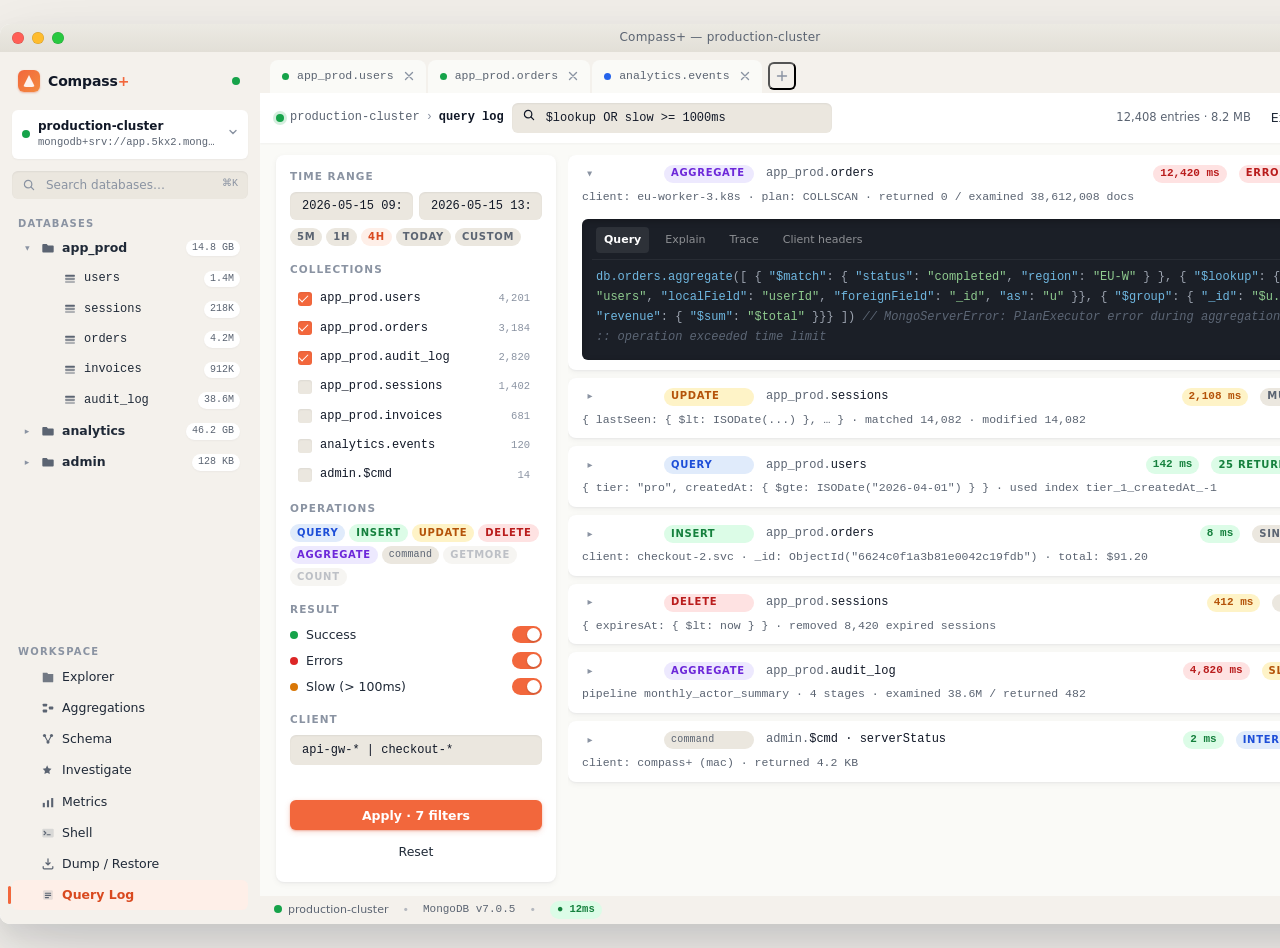
<file: ai_design/Прототип-·-5_15_2026/screens/11-query-log.html>
<!doctype html>
<html lang="en">
<head>
<meta charset="utf-8">
<title>Compass+ — Query log</title>
<link rel="stylesheet" href="../assets/styles.css">
<style>
  .canvas {
    grid-area: main;
    display: grid;
    grid-template-rows: auto 1fr;
    min-height: 0;
  }
  .ql-body {
    display: grid;
    grid-template-columns: 280px 1fr;
    gap: 12px;
    padding: 12px 16px 14px;
    overflow: hidden;
    min-height: 0;
    background: var(--surface-0);
  }
  .filters {
    background: var(--surface-1);
    border-radius: var(--r-lg);
    box-shadow: var(--shadow-sm);
    padding: 14px 14px 16px;
    overflow: auto;
    min-height: 0;
    display: flex; flex-direction: column;
    gap: 16px;
  }
  .filter-block .h {
    font-size: 10.5px;
    text-transform: uppercase;
    letter-spacing: 0.1em;
    color: var(--muted-2);
    font-weight: 600;
    margin-bottom: 8px;
  }
  .date-row { display: grid; grid-template-columns: 1fr 1fr; gap: 6px; margin-top: 4px; }
  .date-row .field { height: 28px; font-size: 12px; }
  .quick-range { display: flex; gap: 4px; flex-wrap: wrap; margin-top: 8px; }
  .quick-range .pill { cursor: default; }

  .chip-grid { display: flex; flex-wrap: wrap; gap: 4px; }
  .chip-grid .pill { cursor: default; }
  .chip-grid .pill.is-off { opacity: 0.4; }

  .coll-list { display: flex; flex-direction: column; gap: 2px; max-height: 200px; overflow: auto; padding-right: 4px; }
  .coll-pick {
    display: grid;
    grid-template-columns: 14px 1fr auto;
    gap: 8px;
    align-items: center;
    padding: 5px 8px;
    border-radius: 4px;
    font-size: 12px;
  }
  .coll-pick:hover { background: var(--surface-hover); }
  .coll-pick .cb {
    width: 14px; height: 14px;
    border-radius: 3px;
    background: var(--surface-3);
    box-shadow: var(--shadow-inset);
    position: relative;
  }
  .coll-pick.is-on .cb { background: var(--primary); }
  .coll-pick.is-on .cb::after {
    content: ""; position: absolute; left: 3px; top: 1px;
    width: 4px; height: 8px;
    border-right: 1.6px solid #fff; border-bottom: 1.6px solid #fff;
    transform: rotate(45deg);
  }
  .coll-pick .name { font-family: var(--font-mono); font-size: 12px; }
  .coll-pick .ct { font-family: var(--font-mono); font-size: 10.5px; color: var(--muted-2); }

  .toggle-line { display: flex; align-items: center; justify-content: space-between; }
  .toggle-line span { font-size: 12.5px; color: var(--fg-soft); display: flex; align-items: center; gap: 8px; }
  .toggle {
    width: 30px; height: 17px;
    border-radius: 999px;
    background: var(--primary);
    position: relative; flex: none;
  }
  .toggle::after {
    content: ""; position: absolute; width: 13px; height: 13px;
    border-radius: 50%; background: #fff;
    top: 2px; left: 15px;
    box-shadow: 0 1px 2px rgba(0,0,0,0.2);
  }
  .toggle.is-off { background: #C8C2B7; }
  .toggle.is-off::after { left: 2px; }

  .log-list {
    overflow: auto;
    min-height: 0;
    display: flex; flex-direction: column;
    gap: 8px;
    padding-right: 4px;
  }
  .log-card {
    background: var(--surface-1);
    border-radius: var(--r-lg);
    box-shadow: var(--shadow-sm);
    padding: 10px 14px;
    display: flex; flex-direction: column;
    gap: 6px;
  }
  .log-card .row {
    display: grid;
    grid-template-columns: 70px 90px 1fr auto auto auto;
    gap: 12px;
    align-items: center;
  }
  .ts { font-family: var(--font-mono); font-size: 11.5px; color: var(--muted); font-variant-numeric: tabular-nums; }
  .ns {
    font-family: var(--font-mono);
    font-size: 12px;
    color: var(--fg);
    overflow: hidden; text-overflow: ellipsis; white-space: nowrap;
  }
  .ns .nsdb { color: var(--muted); }
  .ms-pill {
    font-family: var(--font-mono);
    font-variant-numeric: tabular-nums;
    font-size: 11px;
    padding: 1px 7px;
    border-radius: 999px;
    font-weight: 600;
  }
  .ms-pill.ok   { background: #DCFCE7; color: #15803D; }
  .ms-pill.warn { background: #FEF3C7; color: #B45309; }
  .ms-pill.bad  { background: #FEE2E2; color: #B91C1C; }

  .log-detail {
    background: var(--code-bg);
    color: var(--code-fg);
    border-radius: var(--r-md);
    font-family: var(--font-mono);
    font-size: 12px;
    line-height: 1.65;
    padding: 12px 14px;
    box-shadow: inset 0 2px 6px rgba(0,0,0,0.25);
    margin-top: 8px;
  }
  .log-detail .tab-row {
    display: flex; gap: 8px;
    border-bottom: 1px solid rgba(255,255,255,0.06);
    margin: -4px -4px 8px;
    padding: 0 4px 6px;
  }
  .log-detail .tab-row span {
    font-family: var(--font-ui);
    font-size: 11px;
    color: rgba(255,255,255,0.5);
    padding: 4px 8px;
    border-radius: 4px;
  }
  .log-detail .tab-row .is-on {
    color: #fff;
    background: rgba(255,255,255,0.08);
    font-weight: 600;
  }
  .log-detail .tok-key { color: var(--code-key); }
  .log-detail .tok-str { color: var(--code-string); }
  .log-detail .tok-num { color: var(--code-number); }
  .log-detail .tok-bool{ color: var(--code-bool); }
  .log-detail .tok-kw  { color: var(--code-keyword); }
  .log-detail .tok-pun { color: var(--code-bracket); }
  .log-detail .tok-com { color: var(--code-comment); font-style: italic; }

  .twist {
    width: 16px; height: 16px;
    display: inline-flex; align-items: center; justify-content: center;
    color: var(--muted-2);
    cursor: default;
    font-size: 10px;
  }
  .twist.is-open { transform: rotate(90deg); }
</style>
</head>
<body>
<script src="../assets/shell.js"></script>
<script>
Shell.mount({
  root: document.body,
  title: 'Compass+ — production-cluster',
  sidebar: { activeNav: 'log', activeColl: null },
  body: `
    <div class="toolbar">
      <span class="breadcrumb">
        <span class="dot is-success"></span>
        <span class="mono" style="color:var(--muted);">production-cluster</span>
        <span class="crumb-sep">›</span>
        <span class="mono" style="color:var(--fg);font-weight:600;">query log</span>
      </span>
      <div class="field is-mono" style="width:320px;">
        <span class="ic">${Shell.ICONS.search}</span>
        <input value="$lookup OR slow >= 1000ms" placeholder="Filter by query, op, regex…">
      </div>
      <span class="toolbar-spacer"></span>
      <span class="muted" style="font-size:11.5px;">12,408 entries · 8.2 MB</span>
      <button class="btn">Export</button>
      <button class="btn">Clear log…</button>
    </div>

    <div class="ql-body">
      <aside class="filters">
        <div class="filter-block">
          <div class="h">Time range</div>
          <div class="date-row">
            <div class="field is-mono"><input value="2026-05-15 09:00"></div>
            <div class="field is-mono"><input value="2026-05-15 13:42"></div>
          </div>
          <div class="quick-range">
            <span class="pill">5m</span>
            <span class="pill">1h</span>
            <span class="pill is-accent">4h</span>
            <span class="pill">today</span>
            <span class="pill">custom</span>
          </div>
        </div>

        <div class="filter-block">
          <div class="h">Collections</div>
          <div class="coll-list">
            <div class="coll-pick is-on"><span class="cb"></span><span class="name">app_prod.users</span><span class="ct">4,201</span></div>
            <div class="coll-pick is-on"><span class="cb"></span><span class="name">app_prod.orders</span><span class="ct">3,184</span></div>
            <div class="coll-pick is-on"><span class="cb"></span><span class="name">app_prod.audit_log</span><span class="ct">2,820</span></div>
            <div class="coll-pick"><span class="cb"></span><span class="name">app_prod.sessions</span><span class="ct">1,402</span></div>
            <div class="coll-pick"><span class="cb"></span><span class="name">app_prod.invoices</span><span class="ct">681</span></div>
            <div class="coll-pick"><span class="cb"></span><span class="name">analytics.events</span><span class="ct">120</span></div>
            <div class="coll-pick"><span class="cb"></span><span class="name">admin.$cmd</span><span class="ct">14</span></div>
          </div>
        </div>

        <div class="filter-block">
          <div class="h">Operations</div>
          <div class="chip-grid">
            <span class="pill is-info">query</span>
            <span class="pill is-success">insert</span>
            <span class="pill is-warning">update</span>
            <span class="pill is-danger">delete</span>
            <span class="pill is-violet">aggregate</span>
            <span class="pill is-mono">command</span>
            <span class="pill is-off">getMore</span>
            <span class="pill is-off">count</span>
          </div>
        </div>

        <div class="filter-block">
          <div class="h">Result</div>
          <div class="toggle-line"><span><span class="dot is-success"></span>Success</span><span class="toggle"></span></div>
          <div class="toggle-line" style="margin-top:8px;"><span><span class="dot is-danger"></span>Errors</span><span class="toggle"></span></div>
          <div class="toggle-line" style="margin-top:8px;"><span><span class="dot is-warning"></span>Slow (> 100ms)</span><span class="toggle"></span></div>
        </div>

        <div class="filter-block">
          <div class="h">Client</div>
          <div class="field is-mono" style="margin-top:4px;">
            <input value="api-gw-* | checkout-*">
          </div>
        </div>

        <div class="filter-block" style="margin-top:auto;">
          <button class="btn btn-primary" style="width:100%;">Apply · 7 filters</button>
          <button class="btn" style="width:100%;margin-top:6px;">Reset</button>
        </div>
      </aside>

      <div class="log-list">
        <div class="log-card">
          <div class="row">
            <span class="twist is-open">▸</span>
            <span class="pill is-violet">aggregate</span>
            <span class="ns"><span class="nsdb">app_prod.</span>orders</span>
            <span class="ms-pill bad">12,420 ms</span>
            <span class="pill is-danger">errored</span>
            <span class="ts">13:41:58.402</span>
          </div>
          <div class="muted" style="font-size:11.5px;font-family:var(--font-mono);">
            client: eu-worker-3.k8s · plan: COLLSCAN · returned 0 / examined 38,612,008 docs
          </div>
          <div class="log-detail">
            <div class="tab-row">
              <span class="is-on">Query</span>
              <span>Explain</span>
              <span>Trace</span>
              <span>Client headers</span>
            </div><span class="tok-fn" style="color:#6FB7E0;">db.orders.aggregate</span><span class="tok-pun">([</span>
  <span class="tok-pun">{</span> <span class="tok-key">"$match"</span><span class="tok-pun">:</span> <span class="tok-pun">{</span> <span class="tok-key">"status"</span><span class="tok-pun">:</span> <span class="tok-str">"completed"</span><span class="tok-pun">,</span> <span class="tok-key">"region"</span><span class="tok-pun">:</span> <span class="tok-str">"EU-W"</span> <span class="tok-pun">} },</span>
  <span class="tok-pun">{</span> <span class="tok-key">"$lookup"</span><span class="tok-pun">:</span> <span class="tok-pun">{</span> <span class="tok-key">"from"</span><span class="tok-pun">:</span> <span class="tok-str">"users"</span><span class="tok-pun">,</span> <span class="tok-key">"localField"</span><span class="tok-pun">:</span> <span class="tok-str">"userId"</span><span class="tok-pun">,</span> <span class="tok-key">"foreignField"</span><span class="tok-pun">:</span> <span class="tok-str">"_id"</span><span class="tok-pun">,</span> <span class="tok-key">"as"</span><span class="tok-pun">:</span> <span class="tok-str">"u"</span> <span class="tok-pun">}},</span>
  <span class="tok-pun">{</span> <span class="tok-key">"$group"</span><span class="tok-pun">:</span> <span class="tok-pun">{</span> <span class="tok-key">"_id"</span><span class="tok-pun">:</span> <span class="tok-str">"$u.tier"</span><span class="tok-pun">,</span> <span class="tok-key">"revenue"</span><span class="tok-pun">:</span> <span class="tok-pun">{</span> <span class="tok-key">"$sum"</span><span class="tok-pun">:</span> <span class="tok-str">"$total"</span> <span class="tok-pun">}}}</span>
<span class="tok-pun">])</span>
<span class="tok-com">// MongoServerError: PlanExecutor error during aggregation :: caused by :: operation exceeded time limit</span>
          </div>
        </div>

        <div class="log-card">
          <div class="row">
            <span class="twist">▸</span>
            <span class="pill is-warning">update</span>
            <span class="ns"><span class="nsdb">app_prod.</span>sessions</span>
            <span class="ms-pill warn">2,108 ms</span>
            <span class="pill">multi</span>
            <span class="ts">13:41:55.182</span>
          </div>
          <div class="muted" style="font-size:11.5px;font-family:var(--font-mono);">
            { lastSeen: { $lt: ISODate(...) }, … } · matched 14,082 · modified 14,082
          </div>
        </div>

        <div class="log-card">
          <div class="row">
            <span class="twist">▸</span>
            <span class="pill is-info">query</span>
            <span class="ns"><span class="nsdb">app_prod.</span>users</span>
            <span class="ms-pill ok">142 ms</span>
            <span class="pill is-success">25 returned</span>
            <span class="ts">13:41:50.804</span>
          </div>
          <div class="muted" style="font-size:11.5px;font-family:var(--font-mono);">
            { tier: "pro", createdAt: { $gte: ISODate("2026-04-01") } } · used index tier_1_createdAt_-1
          </div>
        </div>

        <div class="log-card">
          <div class="row">
            <span class="twist">▸</span>
            <span class="pill is-success">insert</span>
            <span class="ns"><span class="nsdb">app_prod.</span>orders</span>
            <span class="ms-pill ok">8 ms</span>
            <span class="pill">single</span>
            <span class="ts">13:41:48.024</span>
          </div>
          <div class="muted" style="font-size:11.5px;font-family:var(--font-mono);">
            client: checkout-2.svc · _id: ObjectId("6624c0f1a3b81e0042c19fdb") · total: $91.20
          </div>
        </div>

        <div class="log-card">
          <div class="row">
            <span class="twist">▸</span>
            <span class="pill is-danger">delete</span>
            <span class="ns"><span class="nsdb">app_prod.</span>sessions</span>
            <span class="ms-pill warn">412 ms</span>
            <span class="pill is-mono">bulk</span>
            <span class="ts">13:41:42.118</span>
          </div>
          <div class="muted" style="font-size:11.5px;font-family:var(--font-mono);">
            { expiresAt: { $lt: now } } · removed 8,420 expired sessions
          </div>
        </div>

        <div class="log-card">
          <div class="row">
            <span class="twist">▸</span>
            <span class="pill is-violet">aggregate</span>
            <span class="ns"><span class="nsdb">app_prod.</span>audit_log</span>
            <span class="ms-pill bad">4,820 ms</span>
            <span class="pill is-warning">slow</span>
            <span class="ts">13:41:38.512</span>
          </div>
          <div class="muted" style="font-size:11.5px;font-family:var(--font-mono);">
            pipeline monthly_actor_summary · 4 stages · examined 38.6M / returned 482
          </div>
        </div>

        <div class="log-card">
          <div class="row">
            <span class="twist">▸</span>
            <span class="pill is-mono">command</span>
            <span class="ns"><span class="nsdb">admin.</span>$cmd · serverStatus</span>
            <span class="ms-pill ok">2 ms</span>
            <span class="pill is-info">internal</span>
            <span class="ts">13:41:30.020</span>
          </div>
          <div class="muted" style="font-size:11.5px;font-family:var(--font-mono);">
            client: compass+ (mac) · returned 4.2 KB
          </div>
        </div>
      </div>
    </div>
  `
});
</script>
</body>
</html>
</file>
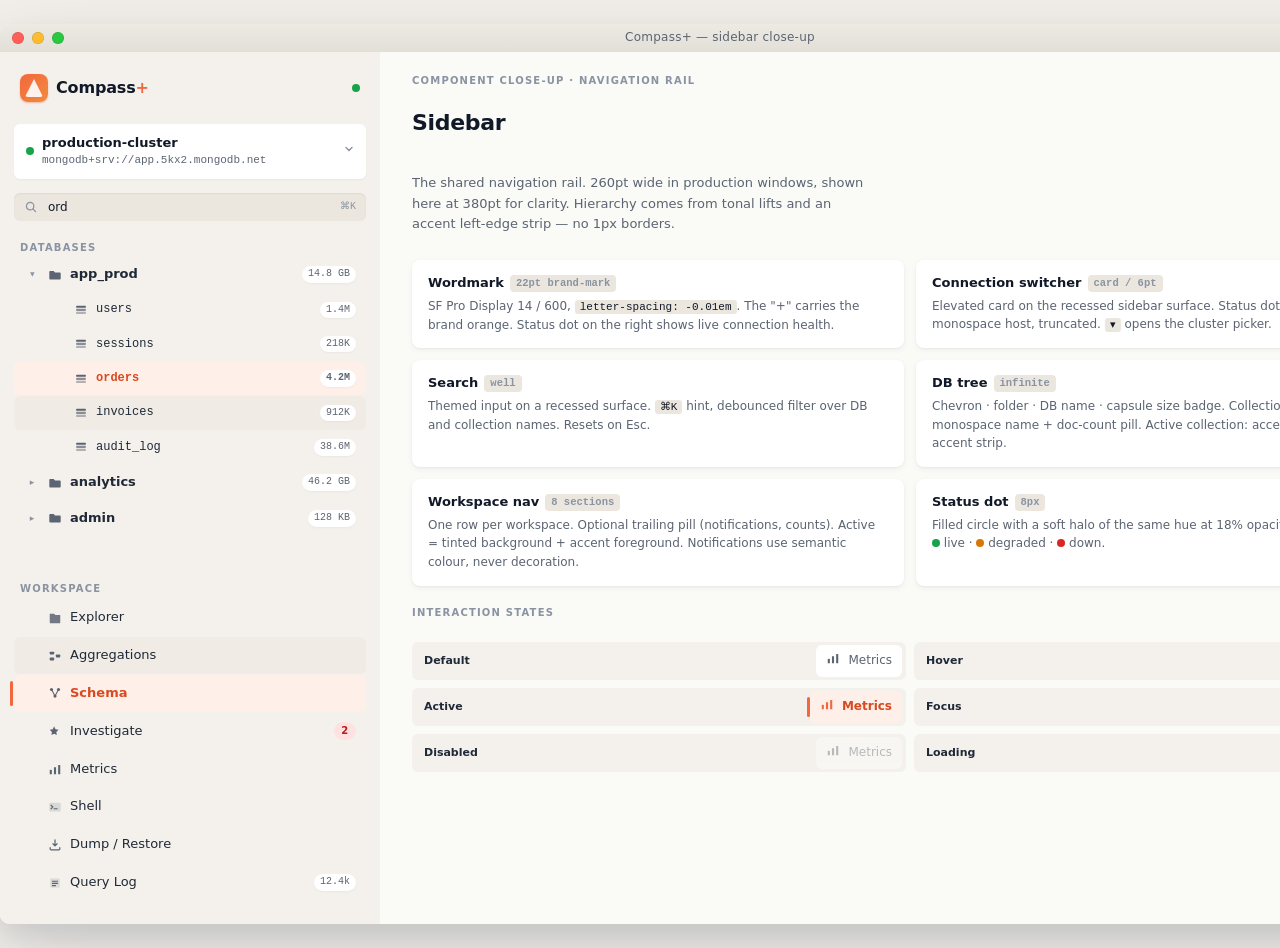
<file: ai_design/Прототип-·-5_15_2026/screens/12-sidebar.html>
<!doctype html>
<html lang="en">
<head>
<meta charset="utf-8">
<title>Compass+ — Sidebar close-up</title>
<link rel="stylesheet" href="../assets/styles.css">
<style>
  .canvas {
    grid-area: main;
    display: grid;
    grid-template-columns: 380px 1fr;
    background: var(--surface-0);
    min-height: 0;
  }
  .closeup {
    background: var(--surface-2);
    padding: 18px 14px;
    display: flex; flex-direction: column;
    gap: 14px;
    overflow: auto;
  }
  /* same elements as sidebar but slightly enlarged for a close-up read */
  .closeup .brand { padding: 4px 6px 8px; }
  .closeup .brand .brand-mark { width: 28px; height: 28px; border-radius: 8px; }
  .closeup .brand .brand-word { font-size: 16px; }

  .closeup .conn-switch { padding: 10px 12px; }
  .closeup .conn-switch .conn-name { font-size: 13px; }
  .closeup .conn-switch .conn-host { font-size: 11px; }

  .closeup .db-row, .closeup .coll-row, .closeup .nav-row {
    padding: 8px 10px;
    font-size: 13px;
    grid-template-columns: 16px 18px 1fr auto;
  }
  .closeup .coll-row { padding-left: 36px; }
  .closeup .nav-row { padding: 9px 10px; }

  .annotations {
    padding: 22px 32px;
    display: flex; flex-direction: column;
    gap: 14px;
    overflow: auto;
    background: var(--surface-0);
  }
  .annotations .h-eyebrow { color: var(--muted-2); }
  .annotations h2 {
    font-family: var(--font-display);
    font-size: 22px;
    font-weight: 600;
    letter-spacing: -0.015em;
    margin: 4px 0 8px;
  }
  .annotations .lede {
    color: var(--muted);
    font-size: 13px;
    line-height: 1.55;
    margin-bottom: 12px;
    max-width: 56ch;
  }

  .spec-grid {
    display: grid;
    grid-template-columns: 1fr 1fr;
    gap: 12px;
  }
  .spec-card {
    background: var(--surface-1);
    border-radius: var(--r-lg);
    box-shadow: var(--shadow-sm);
    padding: 14px 16px;
  }
  .spec-card .title {
    font-family: var(--font-display);
    font-size: 13px;
    font-weight: 600;
    margin-bottom: 4px;
    display: flex; align-items: center; gap: 6px;
  }
  .spec-card .ref {
    font-family: var(--font-mono);
    font-size: 10.5px;
    color: var(--muted-2);
    background: var(--surface-3);
    padding: 1px 6px;
    border-radius: 4px;
  }
  .spec-card .body {
    font-size: 12px; color: var(--muted); line-height: 1.55;
  }
  .spec-card .body code {
    font-family: var(--font-mono);
    background: var(--surface-3);
    padding: 1px 5px;
    border-radius: 3px;
    font-size: 11px;
    color: var(--fg);
  }

  .states-grid {
    display: grid;
    grid-template-columns: repeat(2, 1fr);
    gap: 8px;
    margin-top: 8px;
  }
  .state-row {
    background: var(--surface-2);
    border-radius: var(--r-md);
    padding: 4px 4px 4px 12px;
    display: flex; align-items: center; justify-content: space-between;
    font-size: 11px;
    color: var(--muted);
    height: 38px;
  }
  .state-row .lbl { font-weight: 600; color: var(--fg-soft); }
  .preview-nav {
    background: var(--surface-1);
    border-radius: var(--r-md);
    padding: 6px 10px;
    display: flex; align-items: center; gap: 8px;
    font-size: 12px;
    font-family: var(--font-ui);
  }
  .preview-nav.is-default {}
  .preview-nav.is-hover { background: var(--surface-hover); box-shadow: var(--shadow-sm); }
  .preview-nav.is-active {
    background: var(--surface-active);
    color: var(--primary-700);
    font-weight: 600;
    position: relative;
  }
  .preview-nav.is-active::before {
    content: ""; position: absolute; left: -3px; top: 6px; bottom: 6px;
    width: 3px; border-radius: 3px; background: var(--primary);
  }
  .preview-nav.is-focus {
    box-shadow: 0 0 0 2px var(--primary-50), 0 0 0 3px var(--primary);
  }
  .preview-nav.is-disabled { opacity: 0.4; }
</style>
</head>
<body>
<script src="../assets/shell.js"></script>
<script>
function renderSidebarCloseup() {
  return `
  <aside class="closeup">
    <div class="brand">
      <span class="brand-mark"></span>
      <span class="brand-word">Compass<span class="brand-plus">+</span></span>
      <span class="spacer" style="flex:1;"></span>
      <span class="dot is-success" title="Connected"></span>
    </div>

    <div class="conn-switch">
      <span class="dot is-success"></span>
      <span class="conn-meta">
        <div class="conn-name">production-cluster</div>
        <div class="conn-host">mongodb+srv://app.5kx2.mongodb.net</div>
      </span>
      <span class="chev">${Shell.ICONS.chevDown}</span>
    </div>

    <div class="search-field">
      <span class="ic">${Shell.ICONS.search}</span>
      <input value="ord" placeholder="Search databases…">
      <span class="mono" style="font-size:10px;color:var(--muted-2);">⌘K</span>
    </div>

    <div>
      <div class="section-head">Databases</div>
      <div class="db-tree">
        <div class="db-row is-open">
          <span class="chev">${Shell.ICONS.chev}</span>
          <span class="db-ico">${Shell.ICONS.folder}</span>
          <span style="font-weight:600;">app_prod</span>
          <span class="size-badge">14.8 GB</span>
        </div>
        <div class="coll-row">
          <span></span>
          <span class="coll-ico">${Shell.ICONS.coll}</span>
          <span class="mono" style="font-size:12px;">users</span>
          <span class="count-badge">1.4M</span>
        </div>
        <div class="coll-row">
          <span></span>
          <span class="coll-ico">${Shell.ICONS.coll}</span>
          <span class="mono" style="font-size:12px;">sessions</span>
          <span class="count-badge">218K</span>
        </div>
        <div class="coll-row is-active">
          <span></span>
          <span class="coll-ico">${Shell.ICONS.coll}</span>
          <span class="mono" style="font-size:12px;">orders</span>
          <span class="count-badge">4.2M</span>
        </div>
        <div class="coll-row" style="background:var(--surface-hover);">
          <span></span>
          <span class="coll-ico">${Shell.ICONS.coll}</span>
          <span class="mono" style="font-size:12px;">invoices</span>
          <span class="count-badge">912K</span>
        </div>
        <div class="coll-row">
          <span></span>
          <span class="coll-ico">${Shell.ICONS.coll}</span>
          <span class="mono" style="font-size:12px;">audit_log</span>
          <span class="count-badge">38.6M</span>
        </div>
        <div class="db-row">
          <span class="chev">${Shell.ICONS.chev}</span>
          <span class="db-ico">${Shell.ICONS.folder}</span>
          <span style="font-weight:600;">analytics</span>
          <span class="size-badge">46.2 GB</span>
        </div>
        <div class="db-row">
          <span class="chev">${Shell.ICONS.chev}</span>
          <span class="db-ico">${Shell.ICONS.folder}</span>
          <span style="font-weight:600;">admin</span>
          <span class="size-badge">128 KB</span>
        </div>
      </div>
    </div>

    <div class="nav-list" style="margin-top: 14px;">
      <div class="section-head">Workspace</div>
      <div class="nav-row">
        <span></span><span class="nav-ico">${Shell.ICONS.explorer}</span><span>Explorer</span>
      </div>
      <div class="nav-row" style="background:var(--surface-hover);">
        <span></span><span class="nav-ico">${Shell.ICONS.pipeline}</span><span>Aggregations</span>
      </div>
      <div class="nav-row is-active">
        <span></span><span class="nav-ico">${Shell.ICONS.schema}</span><span>Schema</span>
      </div>
      <div class="nav-row">
        <span></span><span class="nav-ico">${Shell.ICONS.investigate}</span><span>Investigate</span>
        <span class="pill is-danger">2</span>
      </div>
      <div class="nav-row">
        <span></span><span class="nav-ico">${Shell.ICONS.metrics}</span><span>Metrics</span>
      </div>
      <div class="nav-row">
        <span></span><span class="nav-ico">${Shell.ICONS.shell}</span><span>Shell</span>
      </div>
      <div class="nav-row">
        <span></span><span class="nav-ico">${Shell.ICONS.dump}</span><span>Dump / Restore</span>
      </div>
      <div class="nav-row">
        <span></span><span class="nav-ico">${Shell.ICONS.log}</span><span>Query Log</span>
        <span class="size-badge">12.4k</span>
      </div>
    </div>
  </aside>`;
}

document.body.insertAdjacentHTML('beforeend', `
<div class="mac-window">
  <header class="mac-titlebar">
    <span class="mac-traffic"><span class="tl-red"></span><span class="tl-yellow"></span><span class="tl-green"></span></span>
    <span class="mac-title">Compass+ — sidebar close-up</span>
    <span></span>
  </header>
  <div class="mac-body" style="grid-template-columns:380px 1fr;grid-template-rows:1fr;grid-template-areas:'side main';">
    ${renderSidebarCloseup()}
    <section class="annotations">
      <span class="h-eyebrow">component close-up · navigation rail</span>
      <h2>Sidebar</h2>
      <p class="lede">The shared navigation rail. 260pt wide in production windows, shown here at 380pt for clarity. Hierarchy comes from tonal lifts and an accent left-edge strip — no 1px borders.</p>

      <div class="spec-grid">
        <div class="spec-card">
          <div class="title">Wordmark <span class="ref">22pt brand-mark</span></div>
          <div class="body">SF Pro Display 14 / 600, <code>letter-spacing: -0.01em</code>. The "+" carries the brand orange. Status dot on the right shows live connection health.</div>
        </div>

        <div class="spec-card">
          <div class="title">Connection switcher <span class="ref">card / 6pt</span></div>
          <div class="body">Elevated card on the recessed sidebar surface. Status dot + name + monospace host, truncated. <code>▾</code> opens the cluster picker.</div>
        </div>

        <div class="spec-card">
          <div class="title">Search <span class="ref">well</span></div>
          <div class="body">Themed input on a recessed surface. <code>⌘K</code> hint, debounced filter over DB and collection names. Resets on Esc.</div>
        </div>

        <div class="spec-card">
          <div class="title">DB tree <span class="ref">infinite</span></div>
          <div class="body">Chevron · folder · DB name · capsule size badge. Collections nest one level: monospace name + doc-count pill. Active collection: accent surface + 3pt accent strip.</div>
        </div>

        <div class="spec-card">
          <div class="title">Workspace nav <span class="ref">8 sections</span></div>
          <div class="body">One row per workspace. Optional trailing pill (notifications, counts). Active = tinted background + accent foreground. Notifications use semantic colour, never decoration.</div>
        </div>

        <div class="spec-card">
          <div class="title">Status dot <span class="ref">8px</span></div>
          <div class="body">Filled circle with a soft halo of the same hue at 18% opacity. Semantic only: <span class="dot is-success"></span> live · <span class="dot is-warning"></span> degraded · <span class="dot is-danger"></span> down.</div>
        </div>
      </div>

      <span class="h-eyebrow" style="margin-top:6px;">interaction states</span>
      <div class="states-grid">
        <div class="state-row"><span class="lbl">Default</span>
          <div class="preview-nav is-default">
            <span class="nav-ico" style="color:var(--muted);">${Shell.ICONS.metrics}</span><span>Metrics</span>
          </div>
        </div>
        <div class="state-row"><span class="lbl">Hover</span>
          <div class="preview-nav is-hover">
            <span class="nav-ico" style="color:var(--muted);">${Shell.ICONS.metrics}</span><span>Metrics</span>
          </div>
        </div>
        <div class="state-row"><span class="lbl">Active</span>
          <div class="preview-nav is-active">
            <span class="nav-ico" style="color:var(--primary);">${Shell.ICONS.metrics}</span><span>Metrics</span>
          </div>
        </div>
        <div class="state-row"><span class="lbl">Focus</span>
          <div class="preview-nav is-focus">
            <span class="nav-ico" style="color:var(--muted);">${Shell.ICONS.metrics}</span><span>Metrics</span>
          </div>
        </div>
        <div class="state-row"><span class="lbl">Disabled</span>
          <div class="preview-nav is-disabled">
            <span class="nav-ico" style="color:var(--muted);">${Shell.ICONS.metrics}</span><span>Metrics</span>
          </div>
        </div>
        <div class="state-row"><span class="lbl">Loading</span>
          <div class="preview-nav loading-pulse">
            <span class="nav-ico" style="color:var(--muted);">${Shell.ICONS.metrics}</span><span class="muted-2">Reloading…</span>
          </div>
        </div>
      </div>
    </section>
  </div>
</div>
`);
</script>
</body>
</html>
</file>
<file: ai_design/Прототип-·-5_15_2026/assets/styles.css>
/* Compass+ shared design system — built on Flat tokens */

:root {
  /* Brand tokens (from Flat) */
  --primary:   #F2673C;
  --primary-700: #D9491F;
  --primary-50:  #FEEFE8;
  --success:   #16A34A;
  --warning:   #D97706;
  --danger:    #DC2626;
  --info:      #2563EB;
  --secondary: #8B5CF6;

  /* Tonal surfaces — light theme. Hierarchy via lightness deltas, not borders. */
  --canvas:    #F2EFEA;          /* macOS window background outside chrome */
  --surface-0: #FAFAF7;          /* main canvas / content background */
  --surface-1: #FFFFFF;          /* cards, document rows */
  --surface-2: #F4F1EC;          /* sidebar */
  --surface-3: #EBE7DF;          /* recessed wells (filter, input groups) */
  --surface-hover: #F0ECE5;
  --surface-active: #FEEFE8;     /* primary-tinted */

  /* Code surface (recessed dark — JSON / mongosh / log details) */
  --code-bg:    #1B1F27;
  --code-bg-2:  #232833;         /* line gutter / nested */
  --code-fg:    #E6E6E6;
  --code-muted: #7A8290;
  --code-string:  #8FCB8F;       /* green */
  --code-number:  #F4B860;       /* amber */
  --code-key:     #6FB7E0;       /* cyan */
  --code-keyword: #E58FB7;       /* pink */
  --code-comment: #5C6675;
  --code-bool:    #B98AE8;       /* purple */
  --code-bracket: #9CA3AF;
  --code-prompt:  #F2673C;

  /* Text */
  --fg:        #111827;
  --fg-soft:   #1F2937;
  --muted:     #5B6472;
  --muted-2:   #8A93A2;
  --hairline:  rgba(17, 24, 39, 0.06);

  /* Shadows (ambient, soft — no hard borders) */
  --shadow-xs: 0 1px 2px rgba(17, 24, 39, 0.04);
  --shadow-sm: 0 2px 6px rgba(17, 24, 39, 0.05), 0 1px 2px rgba(17, 24, 39, 0.04);
  --shadow-md: 0 6px 18px rgba(17, 24, 39, 0.06), 0 2px 6px rgba(17, 24, 39, 0.04);
  --shadow-lg: 0 20px 48px rgba(17, 24, 39, 0.10), 0 6px 16px rgba(17, 24, 39, 0.06);
  --shadow-inset: inset 0 1px 2px rgba(17, 24, 39, 0.06);
  --shadow-window: 0 30px 80px rgba(17, 24, 39, 0.14), 0 12px 24px rgba(17, 24, 39, 0.08);

  /* Radii */
  --r-sm: 4px;
  --r-md: 6px;
  --r-lg: 8px;
  --r-xl: 12px;

  /* Spacing */
  --s-1: 4px;  --s-2: 8px;  --s-3: 12px; --s-4: 16px;
  --s-5: 20px; --s-6: 24px; --s-8: 32px; --s-10: 40px; --s-12: 48px;

  /* Type */
  --font-ui: -apple-system, BlinkMacSystemFont, 'SF Pro Text', 'Inter', system-ui, sans-serif;
  --font-display: -apple-system, BlinkMacSystemFont, 'SF Pro Display', 'Inter', system-ui, sans-serif;
  --font-mono: 'SF Mono', ui-monospace, 'JetBrains Mono', 'Menlo', monospace;
}

* { box-sizing: border-box; }
html, body { margin: 0; padding: 0; }
body {
  font-family: var(--font-ui);
  font-size: 13px;
  line-height: 1.45;
  color: var(--fg);
  background: var(--canvas);
  -webkit-font-smoothing: antialiased;
  -moz-osx-font-smoothing: grayscale;
  font-feature-settings: "ss01", "cv11";
}

/* ===================== macOS window chrome ===================== */

.mac-window {
  width: 1440px;
  height: 900px;
  margin: 24px auto;
  background: var(--surface-0);
  border-radius: 10px;
  box-shadow: var(--shadow-window);
  overflow: hidden;
  display: grid;
  grid-template-rows: 28px 1fr;
}
.mac-titlebar {
  background: linear-gradient(180deg, #ECEAE3, #E2DFD7);
  display: grid;
  grid-template-columns: 78px 1fr 78px;
  align-items: center;
  padding: 0 12px;
  user-select: none;
}
.mac-traffic {
  display: flex;
  gap: 8px;
  align-items: center;
}
.mac-traffic span {
  width: 12px; height: 12px;
  border-radius: 50%;
  display: block;
  box-shadow: inset 0 0 0 0.5px rgba(0,0,0,0.18);
}
.mac-traffic .tl-red    { background: #FF5F57; }
.mac-traffic .tl-yellow { background: #FEBC2E; }
.mac-traffic .tl-green  { background: #28C840; }
.mac-title {
  text-align: center;
  font-size: 12px;
  color: var(--muted);
  font-weight: 500;
  letter-spacing: 0.02em;
}
.mac-body {
  display: grid;
  grid-template-columns: 260px 1fr;
  grid-template-rows: 1fr 28px;
  grid-template-areas:
    "side main"
    "side status";
  background: var(--surface-0);
  min-height: 0;
}

/* ===================== Sidebar ===================== */

.sidebar {
  grid-area: side;
  background: var(--surface-2);
  display: flex;
  flex-direction: column;
  padding: 14px 12px;
  gap: 12px;
  overflow: hidden;
}
.brand {
  display: flex;
  align-items: center;
  gap: 8px;
  padding: 4px 6px 6px;
}
.brand-mark {
  width: 22px; height: 22px;
  border-radius: 6px;
  background: linear-gradient(135deg, #F2673C 0%, #F38B3F 100%);
  position: relative;
  box-shadow: 0 1px 2px rgba(217, 73, 31, 0.35);
}
.brand-mark::after {
  content: "";
  position: absolute;
  inset: 5px;
  border-radius: 3px;
  background: rgba(255,255,255,0.9);
  clip-path: polygon(50% 0, 100% 100%, 0 100%);
}
.brand-word {
  font-family: var(--font-display);
  font-size: 14px;
  font-weight: 600;
  letter-spacing: -0.01em;
  color: var(--fg);
}
.brand-plus {
  color: var(--primary);
  font-weight: 700;
}

.conn-switch {
  background: var(--surface-1);
  border-radius: var(--r-md);
  padding: 8px 10px;
  display: grid;
  grid-template-columns: auto 1fr auto;
  align-items: center;
  gap: 8px;
  box-shadow: var(--shadow-xs);
  cursor: default;
}
.conn-switch .conn-meta { min-width: 0; }
.conn-switch .conn-name {
  font-size: 12px;
  font-weight: 600;
  white-space: nowrap;
  overflow: hidden;
  text-overflow: ellipsis;
}
.conn-switch .conn-host {
  font-family: var(--font-mono);
  font-size: 10.5px;
  color: var(--muted);
  white-space: nowrap;
  overflow: hidden;
  text-overflow: ellipsis;
}
.conn-switch .chev {
  color: var(--muted-2);
  font-size: 10px;
}

.search-field {
  background: var(--surface-3);
  border-radius: var(--r-md);
  padding: 6px 10px;
  display: flex;
  align-items: center;
  gap: 8px;
  box-shadow: var(--shadow-inset);
}
.search-field input {
  background: transparent;
  border: 0;
  outline: 0;
  font-family: var(--font-ui);
  font-size: 12px;
  color: var(--fg);
  width: 100%;
}
.search-field input::placeholder { color: var(--muted-2); }
.search-field .ic { color: var(--muted-2); width: 14px; height: 14px; flex: none; }

.section-head {
  font-size: 10px;
  font-weight: 600;
  text-transform: uppercase;
  letter-spacing: 0.12em;
  color: var(--muted-2);
  padding: 6px 6px 2px;
}

.db-tree {
  display: flex;
  flex-direction: column;
  gap: 1px;
  overflow: hidden;
}
.db-row, .coll-row, .nav-row {
  display: grid;
  grid-template-columns: 14px 16px 1fr auto;
  gap: 6px;
  align-items: center;
  padding: 6px 8px;
  border-radius: var(--r-md);
  cursor: default;
  font-size: 12.5px;
  color: var(--fg-soft);
  position: relative;
}
.db-row:hover, .coll-row:hover, .nav-row:hover { background: var(--surface-hover); }
.db-row.is-open .chev { transform: rotate(90deg); }
.chev { color: var(--muted-2); transition: transform 0.15s ease; font-size: 9px; display: inline-block; text-align: center; }
.db-row .db-ico, .coll-row .coll-ico, .nav-row .nav-ico {
  color: var(--muted);
  display: inline-flex;
  align-items: center;
  justify-content: center;
}
.coll-row { padding-left: 30px; }
.size-badge, .count-badge {
  font-family: var(--font-mono);
  font-size: 10px;
  color: var(--muted);
  background: var(--surface-1);
  padding: 1px 6px;
  border-radius: 999px;
  box-shadow: var(--shadow-xs);
}
.is-active.coll-row, .is-active.nav-row {
  background: var(--surface-active);
  color: var(--primary-700);
  font-weight: 600;
}
.is-active.coll-row::before, .is-active.nav-row::before {
  content: "";
  position: absolute;
  left: -4px;
  top: 6px; bottom: 6px;
  width: 3px;
  border-radius: 3px;
  background: var(--primary);
}

.nav-list {
  display: flex;
  flex-direction: column;
  gap: 1px;
  margin-top: auto;
  padding-top: 12px;
}

/* ===================== Main / canvas ===================== */

.main {
  grid-area: main;
  display: flex;
  flex-direction: column;
  min-width: 0;
  min-height: 0;
  overflow: hidden;
  background: var(--surface-0);
}
.main > .docs,
.main > .editor-body,
.main > .pipe-body,
.main > .schema-body,
.main > .invest-body,
.main > .metrics-body,
.main > .dr-body,
.main > .shell-body,
.main > .ql-body {
  flex: 1;
  min-height: 0;
}

/* Tab bar */
.tabbar {
  display: flex;
  align-items: center;
  background: var(--surface-2);
  padding: 8px 10px 0;
  gap: 2px;
  overflow-x: auto;
  scrollbar-width: none;
}
.tabbar::-webkit-scrollbar { display: none; }
.tab {
  display: flex;
  align-items: center;
  gap: 8px;
  background: var(--surface-0);
  padding: 8px 10px 8px 12px;
  border-radius: 8px 8px 0 0;
  font-size: 12px;
  color: var(--muted);
  cursor: default;
  max-width: 220px;
  position: relative;
  flex: none;
}
.tab.is-active { color: var(--fg); background: var(--surface-1); box-shadow: 0 -1px 0 rgba(17,24,39,0.03); }
.tab .db-dot {
  width: 7px; height: 7px;
  border-radius: 50%;
  flex: none;
}
.tab .tab-name {
  white-space: nowrap;
  overflow: hidden;
  text-overflow: ellipsis;
  font-family: var(--font-mono);
  font-size: 11.5px;
}
.tab .tab-close {
  width: 14px; height: 14px;
  display: inline-flex; align-items: center; justify-content: center;
  border-radius: 4px;
  color: var(--muted-2);
  cursor: default;
}
.tab .tab-close:hover { background: var(--surface-3); color: var(--fg); }
.tab-add {
  background: transparent;
  width: 28px; height: 28px;
  display: inline-flex; align-items: center; justify-content: center;
  border-radius: 6px;
  color: var(--muted-2);
  margin-left: 4px;
  align-self: center;
}
.tab-add:hover { background: var(--surface-3); color: var(--fg); }

/* Per-screen toolbar */
.toolbar {
  display: flex;
  align-items: center;
  gap: 8px;
  padding: 10px 16px;
  background: var(--surface-1);
  box-shadow: var(--shadow-xs);
  position: relative;
  z-index: 1;
}
.breadcrumb {
  display: flex;
  align-items: center;
  gap: 6px;
  font-family: var(--font-mono);
  font-size: 12px;
  color: var(--fg-soft);
}
.breadcrumb .crumb-sep { color: var(--muted-2); }
.breadcrumb .crumb-db { color: var(--muted); }
.breadcrumb .crumb-coll { color: var(--fg); font-weight: 600; }

.toolbar-spacer { flex: 1; }

/* Buttons */
.btn {
  display: inline-flex;
  align-items: center;
  justify-content: center;
  gap: 6px;
  padding: 6px 12px;
  border-radius: var(--r-md);
  font-family: var(--font-ui);
  font-size: 12.5px;
  font-weight: 500;
  cursor: default;
  border: 0;
  background: transparent;
  color: var(--fg-soft);
  transition: background 0.12s ease;
  height: 30px;
}
.btn:hover { background: var(--surface-hover); }
.btn.is-disabled { opacity: 0.4; pointer-events: none; }

.btn-primary {
  background: var(--primary);
  color: #fff;
  box-shadow: 0 1px 2px rgba(217, 73, 31, 0.35), 0 2px 6px rgba(217, 73, 31, 0.18);
  font-weight: 600;
}
.btn-primary:hover { background: var(--primary-700); }
.btn-danger {
  background: var(--danger);
  color: #fff;
  box-shadow: 0 1px 2px rgba(220, 38, 38, 0.35);
  font-weight: 600;
}
.btn-danger:hover { background: #B91C1C; }
.btn-ghost { color: var(--fg-soft); }
.btn-ghost:hover { background: var(--surface-hover); }

/* Toolbar icon button */
.icon-btn {
  width: 30px; height: 30px;
  border-radius: var(--r-md);
  display: inline-flex; align-items: center; justify-content: center;
  color: var(--muted);
  background: transparent;
  cursor: default;
  border: 0;
  flex: none;
}
.icon-btn:hover { background: var(--surface-hover); color: var(--fg); }
.icon-btn.is-active { background: var(--primary-50); color: var(--primary-700); }

.seg {
  display: inline-flex;
  background: var(--surface-3);
  padding: 2px;
  border-radius: var(--r-md);
  box-shadow: var(--shadow-inset);
  gap: 2px;
}
.seg-item {
  display: inline-flex; align-items: center; gap: 4px;
  padding: 4px 10px;
  border-radius: 4px;
  font-size: 12px;
  font-weight: 500;
  color: var(--muted);
  cursor: default;
}
.seg-item:hover { color: var(--fg); }
.seg-item.is-active { background: var(--surface-1); color: var(--fg); box-shadow: var(--shadow-xs); }

/* Pill badges */
.pill {
  display: inline-flex;
  align-items: center;
  gap: 4px;
  height: 18px;
  padding: 0 7px;
  border-radius: 999px;
  font-size: 10px;
  font-weight: 600;
  text-transform: uppercase;
  letter-spacing: 0.07em;
  background: var(--surface-3);
  color: var(--muted);
  white-space: nowrap;
}
.pill.is-accent  { background: var(--primary-50); color: var(--primary-700); }
.pill.is-info    { background: #E0EBFB; color: #1D4ED8; }
.pill.is-success { background: #DCFCE7; color: #15803D; }
.pill.is-warning { background: #FEF3C7; color: #B45309; }
.pill.is-danger  { background: #FEE2E2; color: #B91C1C; }
.pill.is-violet  { background: #EDE9FE; color: #6D28D9; }
.pill.is-mono    { font-family: var(--font-mono); letter-spacing: 0.02em; text-transform: none; font-weight: 500; }

/* Inputs */
.field {
  background: var(--surface-3);
  border-radius: var(--r-md);
  box-shadow: var(--shadow-inset);
  padding: 0 10px;
  display: flex;
  align-items: center;
  gap: 8px;
  height: 30px;
  min-width: 0;
}
.field input, .field select {
  background: transparent;
  border: 0;
  outline: 0;
  font-family: var(--font-ui);
  font-size: 12.5px;
  color: var(--fg);
  width: 100%;
  min-width: 0;
}
.field.is-mono input { font-family: var(--font-mono); font-size: 12px; }
.field.is-focus {
  background: var(--surface-1);
  box-shadow: 0 0 0 2px var(--primary-50), 0 0 0 3px var(--primary);
}
.field.is-danger {
  background: var(--surface-1);
  box-shadow: 0 0 0 2px #FEE2E2, 0 0 0 3px var(--danger);
}
.field .field-lbl {
  font-family: var(--font-mono);
  font-size: 11px;
  color: var(--muted-2);
  white-space: nowrap;
  padding-right: 4px;
  border-right: 1px solid var(--hairline);
}

/* Status dots */
.dot {
  width: 8px; height: 8px;
  border-radius: 50%;
  display: inline-block;
  position: relative;
  flex: none;
}
.dot::after {
  content: "";
  position: absolute;
  inset: -3px;
  border-radius: 50%;
  background: currentColor;
  opacity: 0.18;
  z-index: -1;
}
.dot.is-success { background: var(--success); color: var(--success); }
.dot.is-warning { background: var(--warning); color: var(--warning); }
.dot.is-danger  { background: var(--danger);  color: var(--danger);  }
.dot.is-info    { background: var(--info);    color: var(--info);    }
.dot.is-muted   { background: var(--muted-2); color: var(--muted-2); }

/* Cards / wells */
.card {
  background: var(--surface-1);
  border-radius: var(--r-lg);
  box-shadow: var(--shadow-sm);
  padding: 16px;
}
.card.is-elev { box-shadow: var(--shadow-md); }
.card.is-flat { box-shadow: none; background: var(--surface-2); }
.card-title {
  font-size: 13px;
  font-weight: 600;
  color: var(--fg);
  margin: 0 0 4px;
}
.card-sub {
  font-size: 11.5px;
  color: var(--muted);
}

.well {
  background: var(--surface-3);
  border-radius: var(--r-lg);
  box-shadow: var(--shadow-inset);
  padding: 10px;
}

/* Code surface */
.code {
  background: var(--code-bg);
  color: var(--code-fg);
  border-radius: var(--r-lg);
  font-family: var(--font-mono);
  font-size: 12px;
  line-height: 1.65;
  padding: 14px 16px;
  box-shadow: inset 0 2px 6px rgba(0,0,0,0.25);
  overflow: hidden;
}
.code .tok-key    { color: var(--code-key); }
.code .tok-str    { color: var(--code-string); }
.code .tok-num    { color: var(--code-number); }
.code .tok-bool   { color: var(--code-bool); }
.code .tok-kw     { color: var(--code-keyword); }
.code .tok-com    { color: var(--code-comment); font-style: italic; }
.code .tok-pun    { color: var(--code-bracket); }
.code .tok-prompt { color: var(--code-prompt); font-weight: 600; }
.code .ln {
  color: var(--code-muted);
  display: inline-block;
  width: 28px;
  text-align: right;
  margin-right: 14px;
  user-select: none;
}

/* Status bar */
.statusbar {
  grid-area: status;
  display: flex;
  align-items: center;
  padding: 0 14px;
  background: var(--surface-2);
  font-size: 11px;
  color: var(--muted);
  gap: 14px;
}
.statusbar .sep { color: var(--muted-2); opacity: 0.6; }
.statusbar .latency {
  display: inline-flex; align-items: center; gap: 5px;
  padding: 1px 7px;
  border-radius: 999px;
  background: #DCFCE7; color: #15803D;
  font-family: var(--font-mono);
  font-size: 10.5px;
  font-weight: 600;
}
.statusbar .ops {
  font-family: var(--font-mono);
  font-size: 11px;
}

/* Headings */
h1, h2, h3 { margin: 0; font-family: var(--font-display); letter-spacing: -0.01em; }
.h-eyebrow {
  font-size: 10px;
  font-weight: 600;
  text-transform: uppercase;
  letter-spacing: 0.12em;
  color: var(--muted-2);
}

/* Divider */
.divider {
  height: 1px;
  background: var(--hairline);
  margin: 8px 0;
}

/* Utilities */
.row { display: flex; align-items: center; gap: 8px; }
.col { display: flex; flex-direction: column; gap: 8px; }
.mono { font-family: var(--font-mono); }
.muted { color: var(--muted); }
.muted-2 { color: var(--muted-2); }
.spacer { flex: 1; }
.disabled { opacity: 0.4; pointer-events: none; }
.loading-pulse { animation: pulse 1.4s ease-in-out infinite; }
@keyframes pulse {
  0%, 100% { opacity: 1; }
  50% { opacity: 0.55; }
}
.blink { animation: blink 1s steps(2, end) infinite; }
@keyframes blink {
  0%, 50% { opacity: 1; }
  50.01%, 100% { opacity: 0; }
}

/* Drag handle */
.drag-handle {
  color: var(--muted-2);
  cursor: default;
  display: inline-flex;
  width: 14px;
  height: 18px;
  align-items: center;
  justify-content: center;
  flex: none;
}

/* Scrollbars */
::-webkit-scrollbar { width: 10px; height: 10px; }
::-webkit-scrollbar-track { background: transparent; }
::-webkit-scrollbar-thumb { background: rgba(17,24,39,0.12); border-radius: 999px; border: 2px solid transparent; background-clip: padding-box; }
::-webkit-scrollbar-thumb:hover { background: rgba(17,24,39,0.2); border: 2px solid transparent; background-clip: padding-box; }
</file>
